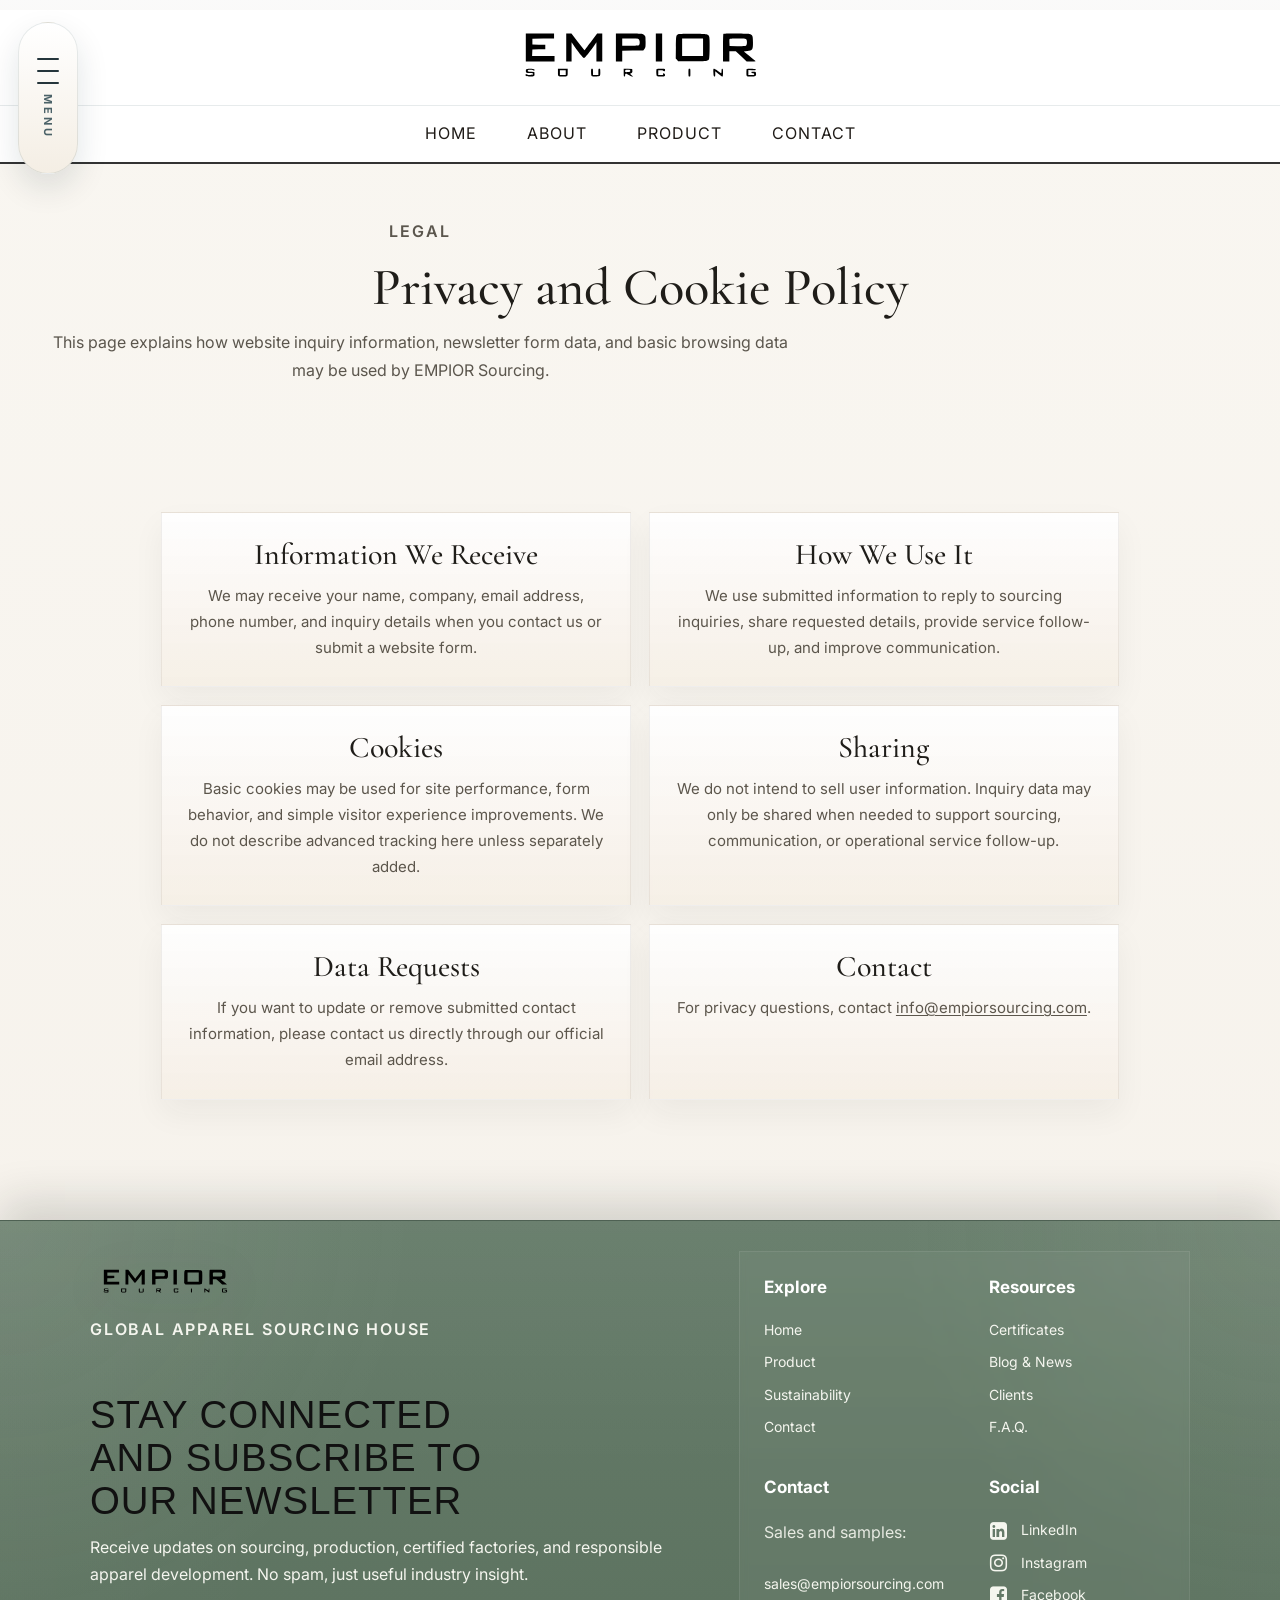
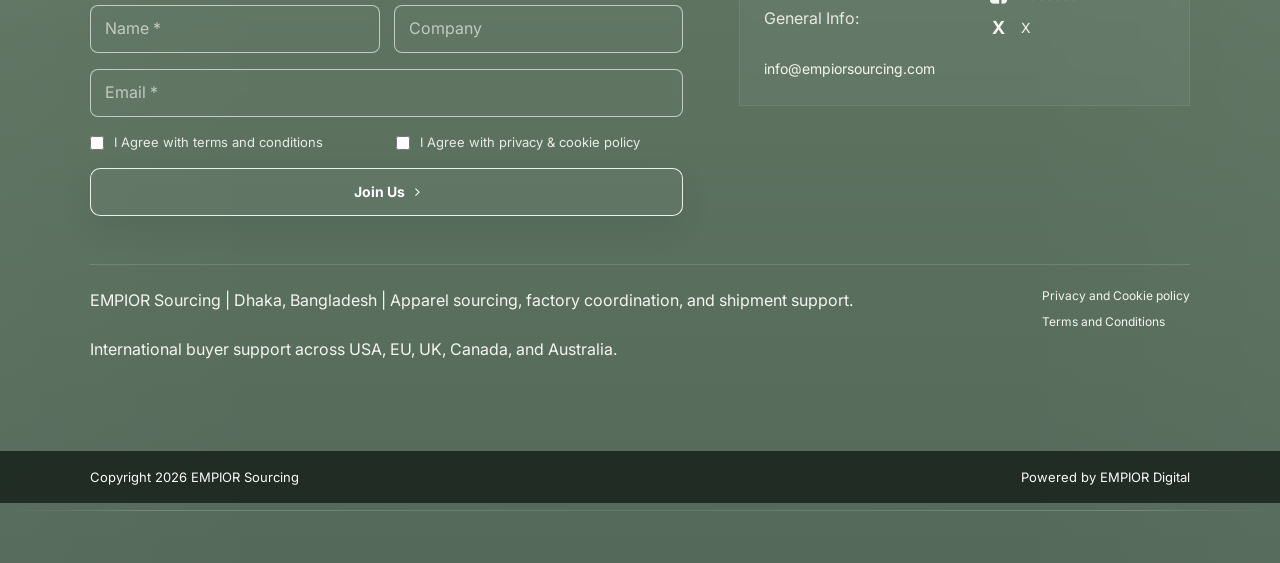
<file: privacy.html>
<!doctype html>
<html lang="en">
<head>
  <meta charset="utf-8" />
  <meta name="viewport" content="width=device-width, initial-scale=1" />
  <title>EMPIOR Sourcing - Privacy and Cookie Policy</title>
  <meta
    name="description"
    content="Read the EMPIOR Sourcing privacy and cookie policy for website inquiries, contact details, and newsletter form usage."
  />
  <link rel="stylesheet" href="style.css" />
  <link rel="preconnect" href="https://fonts.googleapis.com" />
  <link
    href="https://fonts.googleapis.com/css2?family=Baloo+Da+2:wght@400;500;600&family=Cormorant+Garamond:wght@400;500;600&family=Inter:wght@400;500;600;700;800&family=Playfair+Display:wght@500;600;700&display=swap"
    rel="stylesheet"
  />
  <link rel="stylesheet" href="https://cdnjs.cloudflare.com/ajax/libs/font-awesome/4.7.0/css/font-awesome.min.css" />
</head>
<body class="site-page legal-page">
  <header class="main-header">
    <div class="top-header">
      <div class="menu-icon left-menu">
        <button class="menu-trigger" type="button" aria-label="Open site menu" aria-expanded="false" aria-controls="leftMenuDropdown">
          <span></span>
          <span></span>
          <span></span>
        </button>
        <div class="left-menu-dropdown" id="leftMenuDropdown" role="menu" aria-hidden="true">
          <div class="side-menu-shell">
            <div class="side-menu-header">
              <div class="side-menu-brand">
                <img src="images/Empior-Logo-3.svg" alt="EMPIOR Sourcing logo" class="side-menu-logo" />
                <div class="side-menu-brand-copy">
                  <p class="side-menu-title">EMPIOR</p>
                  <p class="side-menu-subtitle">Sourcing</p>
                </div>
              </div>
              <button class="side-menu-close" type="button" aria-label="Close site menu">&times;</button>
            </div>
            <div class="side-menu-body">
              <div class="side-menu-section">
                <p class="side-menu-section-label">Core</p>
                <div class="side-menu-items">
                  <a href="index.html" role="menuitem">Home</a>
                  <a href="about.html" role="menuitem">About</a>
                  <a href="services.html" role="menuitem">Services</a>
                  <a href="products.html" role="menuitem">Product</a>
                </div>
              </div>
              <div class="side-menu-section">
                <p class="side-menu-section-label">Operations</p>
                <div class="side-menu-items">
                  <a href="factories.html" role="menuitem">Factories</a>
                  <a href="process.html" role="menuitem">Process</a>
                  <a href="quality.html" role="menuitem">Quality</a>
                  <a href="sustainability.html" role="menuitem">Sustainability</a>
                </div>
              </div>
              <div class="side-menu-section">
                <p class="side-menu-section-label">Insights</p>
                <div class="side-menu-items">
                  <a href="certificates.html" role="menuitem">Certificates</a>
                  <a href="clients.html" role="menuitem">Clients</a>
                  <a href="resources.html" role="menuitem">Blog &amp; Articles</a>
                  <a href="contact.html" role="menuitem">Contact</a>
                </div>
              </div>
            </div>
          </div>
        </div>
      </div>
      <div class="logo">
        <img src="images/Empior-Logo-3.svg" alt="EMPIOR Sourcing logo" class="logo-image" />
      </div>
    </div>
    <nav class="main-nav" aria-label="Primary navigation">
      <a href="index.html">Home</a>
      <a href="about.html">About</a>
      <a href="products.html">Product</a>
      <a href="contact.html">Contact</a>
    </nav>
  </header>

  <div class="menu-overlay" aria-hidden="true"></div>

  <main class="legal-main">
    <section class="legal-hero">
      <p class="section-kicker">Legal</p>
      <h1>Privacy and Cookie Policy</h1>
      <p>
        This page explains how website inquiry information, newsletter form data, and basic browsing data may be used by EMPIOR Sourcing.
      </p>
    </section>

    <section class="legal-content">
      <article class="legal-card">
        <h2>Information We Receive</h2>
        <p>We may receive your name, company, email address, phone number, and inquiry details when you contact us or submit a website form.</p>
      </article>
      <article class="legal-card">
        <h2>How We Use It</h2>
        <p>We use submitted information to reply to sourcing inquiries, share requested details, provide service follow-up, and improve communication.</p>
      </article>
      <article class="legal-card">
        <h2>Cookies</h2>
        <p>Basic cookies may be used for site performance, form behavior, and simple visitor experience improvements. We do not describe advanced tracking here unless separately added.</p>
      </article>
      <article class="legal-card">
        <h2>Sharing</h2>
        <p>We do not intend to sell user information. Inquiry data may only be shared when needed to support sourcing, communication, or operational service follow-up.</p>
      </article>
      <article class="legal-card">
        <h2>Data Requests</h2>
        <p>If you want to update or remove submitted contact information, please contact us directly through our official email address.</p>
      </article>
      <article class="legal-card">
        <h2>Contact</h2>
        <p>For privacy questions, contact <a href="mailto:info@empiorsourcing.com">info@empiorsourcing.com</a>.</p>
      </article>
    </section>
  </main>

  <footer class="footer">
    <div class="container footer-shell">
      <div class="footer-newsletter">
        <div class="footer-brand-lockup">
          <img src="images/Empior-Logo-3.svg" alt="EMPIOR Sourcing logo" class="footer-brand-image" />
          <p class="footer-brand-caption">Global Apparel Sourcing House</p>
        </div>
        <h2 class="footer-newsletter-title">Stay connected and subscribe to our newsletter</h2>
        <p class="footer-newsletter-copy">
          Receive updates on sourcing, production, certified factories, and responsible apparel development. No spam, just useful industry insight.
        </p>
        <form class="footer-newsletter-form">
          <div class="footer-newsletter-grid">
            <input type="text" name="name" placeholder="Name *" aria-label="Name" />
            <input type="text" name="company" placeholder="Company" aria-label="Company" />
          </div>
          <input type="email" name="email" placeholder="Email *" aria-label="Email" />
          <div class="footer-consent-row">
            <label class="footer-check">
              <input type="checkbox" name="terms" />
              <span>I Agree with <a href="terms.html">terms and conditions</a></span>
            </label>
            <label class="footer-check">
              <input type="checkbox" name="privacy" />
              <span>I Agree with <a href="privacy.html">privacy &amp; cookie policy</a></span>
            </label>
          </div>
          <button type="submit" class="footer-join-btn">Join Us <i class="fa fa-angle-right" aria-hidden="true"></i></button>
        </form>
      </div>
      <div class="footer-links-panel">
        <div class="footer-link-columns">
          <div class="footer-link-group">
            <h4 class="footer-title">Explore</h4>
            <a class="footer-link" href="index.html">Home</a>
            <a class="footer-link" href="products.html">Product</a>
            <a class="footer-link" href="sustainability.html">Sustainability</a>
            <a class="footer-link" href="contact.html">Contact</a>
          </div>
          <div class="footer-link-group">
            <h4 class="footer-title">Resources</h4>
            <a class="footer-link" href="certificates.html">Certificates</a>
            <a class="footer-link" href="resources.html">Blog &amp; News</a>
            <a class="footer-link" href="clients.html">Clients</a>
            <a class="footer-link" href="contact.html">F.A.Q.</a>
          </div>
          <div class="footer-link-group">
            <h4 class="footer-title">Contact</h4>
            <p class="footer-contact-line">Sales and samples:</p>
            <a class="footer-link" href="mailto:sales@empiorsourcing.com">sales@empiorsourcing.com</a>
            <p class="footer-contact-line">General Info:</p>
            <a class="footer-link" href="mailto:info@empiorsourcing.com">info@empiorsourcing.com</a>
          </div>
          <div class="footer-link-group">
            <h4 class="footer-title">Social</h4>
            <a class="footer-social-row" href="https://linkedin.com" aria-label="LinkedIn"><i class="fa fa-linkedin-square" aria-hidden="true"></i><span>LinkedIn</span></a>
            <a class="footer-social-row" href="https://instagram.com" aria-label="Instagram"><i class="fa fa-instagram" aria-hidden="true"></i><span>Instagram</span></a>
            <a class="footer-social-row" href="https://facebook.com" aria-label="Facebook"><i class="fa fa-facebook-square" aria-hidden="true"></i><span>Facebook</span></a>
            <a class="footer-social-row" href="https://x.com" aria-label="X"><span class="footer-social-x">X</span><span>X</span></a>
          </div>
        </div>
      </div>
    </div>
    <div class="container footer-legal-row">
      <div class="footer-legal-copy">
        <p>EMPIOR Sourcing | Dhaka, Bangladesh | Apparel sourcing, factory coordination, and shipment support.</p>
        <p>International buyer support across USA, EU, UK, Canada, and Australia.</p>
      </div>
      <div class="footer-legal-links">
        <a href="privacy.html">Privacy and Cookie policy</a>
        <a href="terms.html">Terms and Conditions</a>
      </div>
    </div>
    <div class="footer-bottom-bar">
      <div class="container footer-bottom-inner">
        <span>Copyright 2026 EMPIOR Sourcing</span>
        <span>Powered by EMPIOR Digital</span>
      </div>
    </div>
  </footer>

  <script>
    function initMenu() {
      const menuTrigger = document.querySelector(".menu-trigger");
      const menuDropdown = document.querySelector(".left-menu-dropdown");
      const menuOverlay = document.querySelector(".menu-overlay");
      const menuClose = document.querySelector(".side-menu-close");
      const menuBody = menuDropdown?.querySelector(".side-menu-body");
      if (!menuTrigger || !menuDropdown) return;
      if (menuDropdown.parentElement !== document.body) {
        document.body.appendChild(menuDropdown);
      }
      const scrollRegion = menuBody || menuDropdown;
      const openMenu = () => {
        menuDropdown.classList.add("open");
        scrollRegion.scrollTop = 0;
        document.body.classList.add("menu-open");
        menuTrigger.setAttribute("aria-expanded", "true");
        menuDropdown.setAttribute("aria-hidden", "false");
        if (menuOverlay) {
          menuOverlay.classList.add("show");
          menuOverlay.setAttribute("aria-hidden", "false");
        }
      };
      const closeMenu = () => {
        menuDropdown.classList.remove("open");
        document.body.classList.remove("menu-open");
        menuTrigger.setAttribute("aria-expanded", "false");
        menuDropdown.setAttribute("aria-hidden", "true");
        if (menuOverlay) {
          menuOverlay.classList.remove("show");
          menuOverlay.setAttribute("aria-hidden", "true");
        }
      };
      menuTrigger.addEventListener("click", (event) => {
        event.stopPropagation();
        menuDropdown.classList.contains("open") ? closeMenu() : openMenu();
      });
      if (menuClose) menuClose.addEventListener("click", closeMenu);
      if (menuOverlay) menuOverlay.addEventListener("click", closeMenu);
      document.addEventListener("keydown", (event) => {
        if (event.key === "Escape") closeMenu();
      });
      closeMenu();
    }
    initMenu();
  </script>
</body>
</html>
</file>
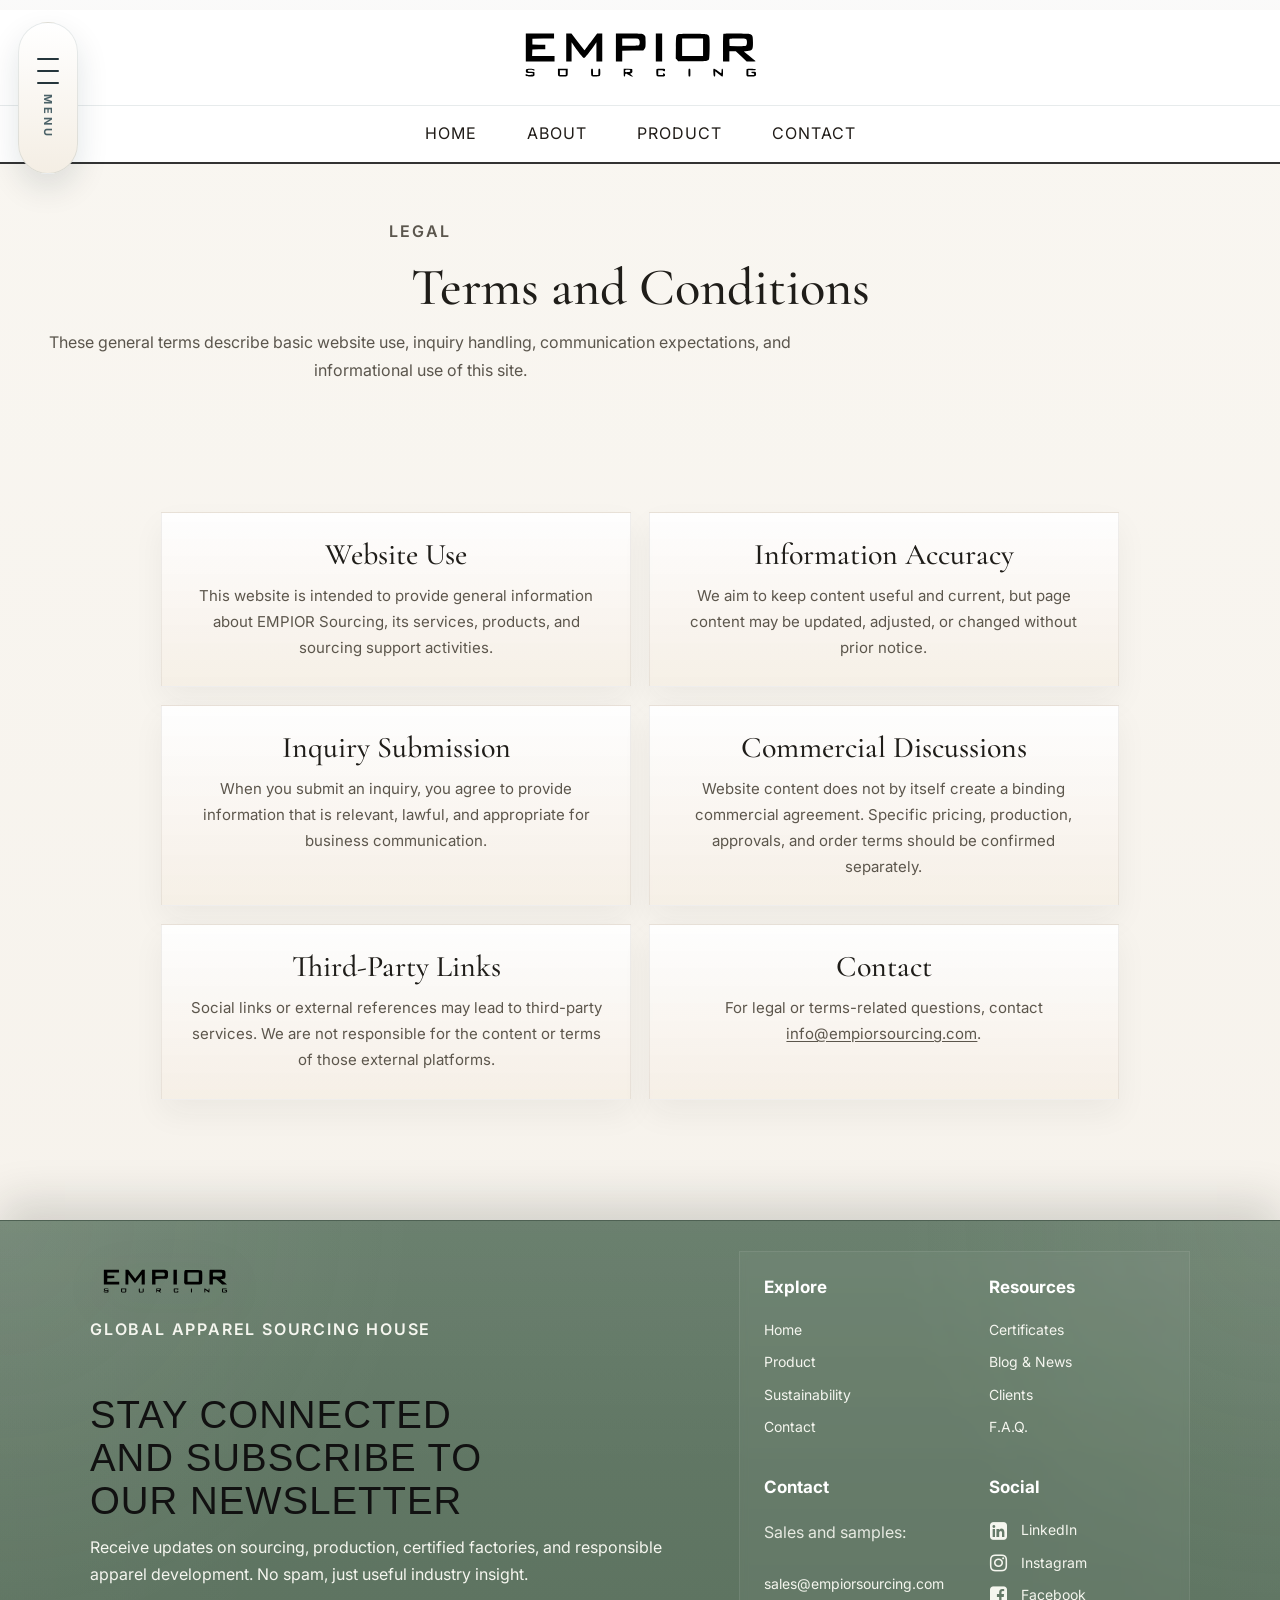
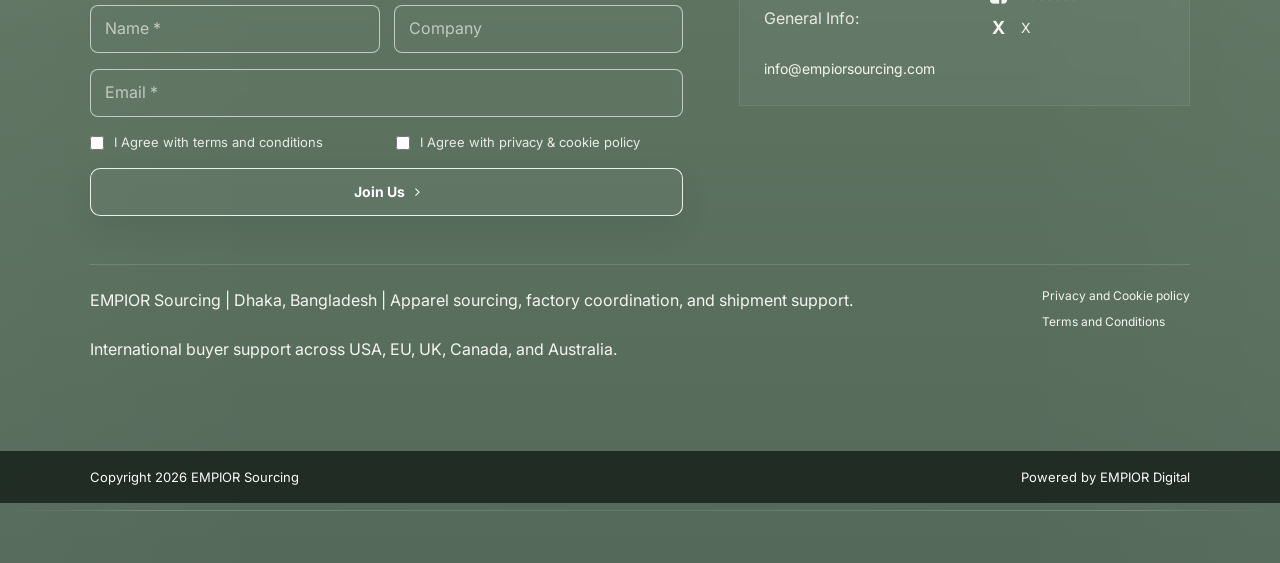
<file: terms.html>
<!doctype html>
<html lang="en">
<head>
  <meta charset="utf-8" />
  <meta name="viewport" content="width=device-width, initial-scale=1" />
  <title>EMPIOR Sourcing - Terms and Conditions</title>
  <meta
    name="description"
    content="Read the EMPIOR Sourcing terms and conditions for website use, inquiries, communication, and general service expectations."
  />
  <link rel="stylesheet" href="style.css" />
  <link rel="preconnect" href="https://fonts.googleapis.com" />
  <link
    href="https://fonts.googleapis.com/css2?family=Baloo+Da+2:wght@400;500;600&family=Cormorant+Garamond:wght@400;500;600&family=Inter:wght@400;500;600;700;800&family=Playfair+Display:wght@500;600;700&display=swap"
    rel="stylesheet"
  />
  <link rel="stylesheet" href="https://cdnjs.cloudflare.com/ajax/libs/font-awesome/4.7.0/css/font-awesome.min.css" />
</head>
<body class="site-page legal-page">
  <header class="main-header">
    <div class="top-header">
      <div class="menu-icon left-menu">
        <button class="menu-trigger" type="button" aria-label="Open site menu" aria-expanded="false" aria-controls="leftMenuDropdown">
          <span></span>
          <span></span>
          <span></span>
        </button>
        <div class="left-menu-dropdown" id="leftMenuDropdown" role="menu" aria-hidden="true">
          <div class="side-menu-shell">
            <div class="side-menu-header">
              <div class="side-menu-brand">
                <img src="images/Empior-Logo-3.svg" alt="EMPIOR Sourcing logo" class="side-menu-logo" />
                <div class="side-menu-brand-copy">
                  <p class="side-menu-title">EMPIOR</p>
                  <p class="side-menu-subtitle">Sourcing</p>
                </div>
              </div>
              <button class="side-menu-close" type="button" aria-label="Close site menu">&times;</button>
            </div>
            <div class="side-menu-body">
              <div class="side-menu-section">
                <p class="side-menu-section-label">Core</p>
                <div class="side-menu-items">
                  <a href="index.html" role="menuitem">Home</a>
                  <a href="about.html" role="menuitem">About</a>
                  <a href="services.html" role="menuitem">Services</a>
                  <a href="products.html" role="menuitem">Product</a>
                </div>
              </div>
              <div class="side-menu-section">
                <p class="side-menu-section-label">Operations</p>
                <div class="side-menu-items">
                  <a href="factories.html" role="menuitem">Factories</a>
                  <a href="process.html" role="menuitem">Process</a>
                  <a href="quality.html" role="menuitem">Quality</a>
                  <a href="sustainability.html" role="menuitem">Sustainability</a>
                </div>
              </div>
              <div class="side-menu-section">
                <p class="side-menu-section-label">Insights</p>
                <div class="side-menu-items">
                  <a href="certificates.html" role="menuitem">Certificates</a>
                  <a href="clients.html" role="menuitem">Clients</a>
                  <a href="resources.html" role="menuitem">Blog &amp; Articles</a>
                  <a href="contact.html" role="menuitem">Contact</a>
                </div>
              </div>
            </div>
          </div>
        </div>
      </div>
      <div class="logo">
        <img src="images/Empior-Logo-3.svg" alt="EMPIOR Sourcing logo" class="logo-image" />
      </div>
    </div>
    <nav class="main-nav" aria-label="Primary navigation">
      <a href="index.html">Home</a>
      <a href="about.html">About</a>
      <a href="products.html">Product</a>
      <a href="contact.html">Contact</a>
    </nav>
  </header>

  <div class="menu-overlay" aria-hidden="true"></div>

  <main class="legal-main">
    <section class="legal-hero">
      <p class="section-kicker">Legal</p>
      <h1>Terms and Conditions</h1>
      <p>
        These general terms describe basic website use, inquiry handling, communication expectations, and informational use of this site.
      </p>
    </section>

    <section class="legal-content">
      <article class="legal-card">
        <h2>Website Use</h2>
        <p>This website is intended to provide general information about EMPIOR Sourcing, its services, products, and sourcing support activities.</p>
      </article>
      <article class="legal-card">
        <h2>Information Accuracy</h2>
        <p>We aim to keep content useful and current, but page content may be updated, adjusted, or changed without prior notice.</p>
      </article>
      <article class="legal-card">
        <h2>Inquiry Submission</h2>
        <p>When you submit an inquiry, you agree to provide information that is relevant, lawful, and appropriate for business communication.</p>
      </article>
      <article class="legal-card">
        <h2>Commercial Discussions</h2>
        <p>Website content does not by itself create a binding commercial agreement. Specific pricing, production, approvals, and order terms should be confirmed separately.</p>
      </article>
      <article class="legal-card">
        <h2>Third-Party Links</h2>
        <p>Social links or external references may lead to third-party services. We are not responsible for the content or terms of those external platforms.</p>
      </article>
      <article class="legal-card">
        <h2>Contact</h2>
        <p>For legal or terms-related questions, contact <a href="mailto:info@empiorsourcing.com">info@empiorsourcing.com</a>.</p>
      </article>
    </section>
  </main>

  <footer class="footer">
    <div class="container footer-shell">
      <div class="footer-newsletter">
        <div class="footer-brand-lockup">
          <img src="images/Empior-Logo-3.svg" alt="EMPIOR Sourcing logo" class="footer-brand-image" />
          <p class="footer-brand-caption">Global Apparel Sourcing House</p>
        </div>
        <h2 class="footer-newsletter-title">Stay connected and subscribe to our newsletter</h2>
        <p class="footer-newsletter-copy">
          Receive updates on sourcing, production, certified factories, and responsible apparel development. No spam, just useful industry insight.
        </p>
        <form class="footer-newsletter-form">
          <div class="footer-newsletter-grid">
            <input type="text" name="name" placeholder="Name *" aria-label="Name" />
            <input type="text" name="company" placeholder="Company" aria-label="Company" />
          </div>
          <input type="email" name="email" placeholder="Email *" aria-label="Email" />
          <div class="footer-consent-row">
            <label class="footer-check">
              <input type="checkbox" name="terms" />
              <span>I Agree with <a href="terms.html">terms and conditions</a></span>
            </label>
            <label class="footer-check">
              <input type="checkbox" name="privacy" />
              <span>I Agree with <a href="privacy.html">privacy &amp; cookie policy</a></span>
            </label>
          </div>
          <button type="submit" class="footer-join-btn">Join Us <i class="fa fa-angle-right" aria-hidden="true"></i></button>
        </form>
      </div>
      <div class="footer-links-panel">
        <div class="footer-link-columns">
          <div class="footer-link-group">
            <h4 class="footer-title">Explore</h4>
            <a class="footer-link" href="index.html">Home</a>
            <a class="footer-link" href="products.html">Product</a>
            <a class="footer-link" href="sustainability.html">Sustainability</a>
            <a class="footer-link" href="contact.html">Contact</a>
          </div>
          <div class="footer-link-group">
            <h4 class="footer-title">Resources</h4>
            <a class="footer-link" href="certificates.html">Certificates</a>
            <a class="footer-link" href="resources.html">Blog &amp; News</a>
            <a class="footer-link" href="clients.html">Clients</a>
            <a class="footer-link" href="contact.html">F.A.Q.</a>
          </div>
          <div class="footer-link-group">
            <h4 class="footer-title">Contact</h4>
            <p class="footer-contact-line">Sales and samples:</p>
            <a class="footer-link" href="mailto:sales@empiorsourcing.com">sales@empiorsourcing.com</a>
            <p class="footer-contact-line">General Info:</p>
            <a class="footer-link" href="mailto:info@empiorsourcing.com">info@empiorsourcing.com</a>
          </div>
          <div class="footer-link-group">
            <h4 class="footer-title">Social</h4>
            <a class="footer-social-row" href="https://linkedin.com" aria-label="LinkedIn"><i class="fa fa-linkedin-square" aria-hidden="true"></i><span>LinkedIn</span></a>
            <a class="footer-social-row" href="https://instagram.com" aria-label="Instagram"><i class="fa fa-instagram" aria-hidden="true"></i><span>Instagram</span></a>
            <a class="footer-social-row" href="https://facebook.com" aria-label="Facebook"><i class="fa fa-facebook-square" aria-hidden="true"></i><span>Facebook</span></a>
            <a class="footer-social-row" href="https://x.com" aria-label="X"><span class="footer-social-x">X</span><span>X</span></a>
          </div>
        </div>
      </div>
    </div>
    <div class="container footer-legal-row">
      <div class="footer-legal-copy">
        <p>EMPIOR Sourcing | Dhaka, Bangladesh | Apparel sourcing, factory coordination, and shipment support.</p>
        <p>International buyer support across USA, EU, UK, Canada, and Australia.</p>
      </div>
      <div class="footer-legal-links">
        <a href="privacy.html">Privacy and Cookie policy</a>
        <a href="terms.html">Terms and Conditions</a>
      </div>
    </div>
    <div class="footer-bottom-bar">
      <div class="container footer-bottom-inner">
        <span>Copyright 2026 EMPIOR Sourcing</span>
        <span>Powered by EMPIOR Digital</span>
      </div>
    </div>
  </footer>

  <script>
    function initMenu() {
      const menuTrigger = document.querySelector(".menu-trigger");
      const menuDropdown = document.querySelector(".left-menu-dropdown");
      const menuOverlay = document.querySelector(".menu-overlay");
      const menuClose = document.querySelector(".side-menu-close");
      const menuBody = menuDropdown?.querySelector(".side-menu-body");
      if (!menuTrigger || !menuDropdown) return;
      if (menuDropdown.parentElement !== document.body) {
        document.body.appendChild(menuDropdown);
      }
      const scrollRegion = menuBody || menuDropdown;
      const openMenu = () => {
        menuDropdown.classList.add("open");
        scrollRegion.scrollTop = 0;
        document.body.classList.add("menu-open");
        menuTrigger.setAttribute("aria-expanded", "true");
        menuDropdown.setAttribute("aria-hidden", "false");
        if (menuOverlay) {
          menuOverlay.classList.add("show");
          menuOverlay.setAttribute("aria-hidden", "false");
        }
      };
      const closeMenu = () => {
        menuDropdown.classList.remove("open");
        document.body.classList.remove("menu-open");
        menuTrigger.setAttribute("aria-expanded", "false");
        menuDropdown.setAttribute("aria-hidden", "true");
        if (menuOverlay) {
          menuOverlay.classList.remove("show");
          menuOverlay.setAttribute("aria-hidden", "true");
        }
      };
      menuTrigger.addEventListener("click", (event) => {
        event.stopPropagation();
        menuDropdown.classList.contains("open") ? closeMenu() : openMenu();
      });
      if (menuClose) menuClose.addEventListener("click", closeMenu);
      if (menuOverlay) menuOverlay.addEventListener("click", closeMenu);
      document.addEventListener("keydown", (event) => {
        if (event.key === "Escape") closeMenu();
      });
      closeMenu();
    }
    initMenu();
  </script>
</body>
</html>
</file>
<file: style.css>
/* GLOBAL RESET */

*{
margin:0;
padding:0;
box-sizing:border-box;
font-family:"Inter",sans-serif;
}


/* COLOR VARIABLES */

:root{
--emerald:#0D7377;
--navy:#1B3A4B;
--sand:#E8D5B7;
--amber:#D4A373;
--paper:#FAFAFA;
--sage:#A8C686;
--terracotta:#C75B39;
--teal:#145A5A;

--primary-dark:var(--navy);
--primary-bg:#F8F5EF;
--primary-accent:var(--emerald);
--secondary-text:#4E5F67;

--success:#059669;
--warning:#D97706;
--error:#DC2626;

--sustainability:var(--sage);
--premium:var(--amber);
--deep-dark:#102733;

--font-display:"Playfair Display", serif;
--font-serif:"Cormorant Garamond", serif;
--font-body:"Inter", sans-serif;
--font-bangla:"Baloo Da 2", cursive;
--radius-card:18px;
--shadow-soft:0 12px 30px rgba(27,58,75,0.08);
--shadow-lift:0 18px 40px rgba(27,58,75,0.14);

}


/* BODY */

body{
background:var(--primary-bg);
color:var(--secondary-text);
line-height:1.6;
font-family:var(--font-body);
}

body.page-intro-active{
overflow:hidden;
background:#050508;
}

body.menu-open{
overflow:hidden;
}

.page-intro{
position:fixed;
inset:0;
display:flex;
justify-content:center;
align-items:center;
background:radial-gradient(ellipse at center, #0a0e27 0%, #000000 100%);
overflow:hidden;
z-index:9999;
transition:opacity 0.8s ease-out, visibility 0.8s ease-out;
cursor:pointer;
}

.page-intro.hidden{
opacity:0;
visibility:hidden;
pointer-events:none;
}

.page-intro-status{
position:absolute;
bottom:80px;
left:50%;
transform:translateX(-50%);
color:#64c8ff;
font-size:0.75rem;
letter-spacing:0.4em;
text-transform:uppercase;
opacity:0;
animation:pageIntroFade 1s ease-out 0.5s forwards;
text-align:center;
padding:0 20px;
}

.page-intro-scene{
position:relative;
width:min(800px, 94vw);
height:min(600px, 72vh);
}

.page-intro-map{
position:absolute;
inset:0;
}

.page-intro-continent{
position:absolute;
opacity:0;
animation:pageIntroDotsIn 1s ease-out forwards;
}

.page-intro-continent.na{
top:15%;
left:10%;
animation-delay:0.2s;
}

.page-intro-continent.sa{
top:45%;
left:25%;
animation-delay:0.4s;
}

.page-intro-continent.eu{
top:20%;
left:45%;
animation-delay:0.3s;
}

.page-intro-continent.af{
top:40%;
left:45%;
animation-delay:0.5s;
}

.page-intro-continent.as{
top:25%;
left:60%;
animation-delay:0.1s;
}

.page-intro-continent.au{
top:60%;
left:75%;
animation-delay:0.6s;
}

.page-intro-dot-grid{
display:grid;
grid-template-columns:repeat(5, 8px);
gap:12px;
}

.page-intro-dot-grid.compact{
grid-template-columns:repeat(5, 8px);
}

.page-intro-map-dot{
width:6px;
height:6px;
background:rgba(100, 200, 255, 0.3);
border-radius:50%;
box-shadow:0 0 10px rgba(100, 200, 255, 0.2);
}

.page-intro-map-dot.active{
background:#64c8ff;
box-shadow:0 0 20px #64c8ff;
animation:pageIntroPulse 2s ease-in-out infinite;
}

.page-intro-connections{
position:absolute;
top:50%;
left:50%;
width:100%;
height:100%;
transform:translate(-50%, -50%);
pointer-events:none;
}

.page-intro-line{
position:absolute;
height:2px;
background:linear-gradient(90deg, transparent, #64c8ff, transparent);
opacity:0;
transform-origin:left center;
box-shadow:0 0 10px #64c8ff;
}

.page-intro-line.line-1{
top:25%;
left:15%;
width:300px;
transform:rotate(15deg);
animation:pageIntroDrawLine 1.5s ease-out 1s forwards;
}

.page-intro-line.line-2{
top:35%;
left:50%;
width:200px;
transform:rotate(-20deg);
animation:pageIntroDrawLine 1.5s ease-out 1.3s forwards;
}

.page-intro-line.line-3{
top:50%;
left:30%;
width:350px;
transform:rotate(10deg);
animation:pageIntroDrawLine 1.5s ease-out 1.6s forwards;
}

.page-intro-line.line-4{
top:40%;
left:65%;
width:150px;
transform:rotate(30deg);
animation:pageIntroDrawLine 1.5s ease-out 1.9s forwards;
}

.page-intro-node{
position:absolute;
width:12px;
height:12px;
background:#64c8ff;
border-radius:50%;
box-shadow:0 0 30px #64c8ff;
opacity:0;
transform:scale(0);
}

.page-intro-node::after{
content:"";
position:absolute;
top:50%;
left:50%;
width:30px;
height:30px;
border:1px solid rgba(100, 200, 255, 0.5);
border-radius:50%;
transform:translate(-50%, -50%);
animation:pageIntroRipple 2s ease-out infinite;
}

.page-intro-node.node-1{
top:28%;
left:20%;
animation:pageIntroNodeIn 0.5s ease-out 1.2s forwards;
}

.page-intro-node.node-2{
top:32%;
left:55%;
animation:pageIntroNodeIn 0.5s ease-out 1.5s forwards;
}

.page-intro-node.node-3{
top:55%;
left:40%;
animation:pageIntroNodeIn 0.5s ease-out 1.8s forwards;
}

.page-intro-node.node-4{
top:45%;
left:70%;
animation:pageIntroNodeIn 0.5s ease-out 2.1s forwards;
}

.page-intro-packet{
position:absolute;
width:8px;
height:8px;
background:#ffffff;
border-radius:50%;
box-shadow:0 0 15px #ffffff;
opacity:0;
}

.page-intro-packet.packet-1{
top:26%;
left:15%;
animation:pageIntroMovePacket1 2s linear 1.5s infinite;
}

.page-intro-packet.packet-2{
top:34%;
left:50%;
animation:pageIntroMovePacket2 2s linear 1.8s infinite;
}

.page-intro-packet.packet-3{
top:52%;
left:30%;
animation:pageIntroMovePacket3 2s linear 2.1s infinite;
}

.page-intro-logo-reveal{
position:absolute;
top:50%;
left:50%;
transform:translate(-50%, -50%);
opacity:0;
animation:pageIntroLogoAppear 1.5s cubic-bezier(0.16, 1, 0.3, 1) 2.5s forwards;
}

.page-intro-logo-reveal img{
width:min(400px, 62vw);
filter:brightness(0) invert(1) drop-shadow(0 0 40px rgba(100, 200, 255, 0.5));
}

.page-intro-ring{
position:absolute;
top:50%;
left:50%;
width:min(500px, 74vw);
height:min(500px, 74vw);
border:1px solid rgba(100, 200, 255, 0.2);
border-radius:50%;
transform:translate(-50%, -50%);
opacity:0;
animation:pageIntroRingExpand 2s ease-out 2.5s forwards;
}

@keyframes pageIntroDotsIn{
0%{ opacity:0; transform:scale(0); }
100%{ opacity:1; transform:scale(1); }
}

@keyframes pageIntroPulse{
0%, 100%{ transform:scale(1); opacity:1; }
50%{ transform:scale(1.3); opacity:0.7; }
}

@keyframes pageIntroDrawLine{
0%{ opacity:0; width:0; }
50%{ opacity:1; }
100%{ opacity:0.6; width:100%; }
}

@keyframes pageIntroRipple{
0%{ transform:translate(-50%, -50%) scale(0.5); opacity:1; }
100%{ transform:translate(-50%, -50%) scale(2); opacity:0; }
}

@keyframes pageIntroNodeIn{
0%{ opacity:0; transform:scale(0); }
50%{ opacity:1; transform:scale(1.5); }
100%{ opacity:1; transform:scale(1); }
}

@keyframes pageIntroMovePacket1{
0%{ opacity:0; left:15%; }
10%{ opacity:1; }
90%{ opacity:1; }
100%{ opacity:0; left:45%; }
}

@keyframes pageIntroMovePacket2{
0%{ opacity:0; left:50%; }
10%{ opacity:1; }
90%{ opacity:1; }
100%{ opacity:0; left:70%; }
}

@keyframes pageIntroMovePacket3{
0%{ opacity:0; left:30%; }
10%{ opacity:1; }
90%{ opacity:1; }
100%{ opacity:0; left:65%; }
}

@keyframes pageIntroLogoAppear{
0%{
opacity:0;
transform:translate(-50%, -50%) scale(0.5);
filter:brightness(0) invert(1) blur(20px);
}
100%{
opacity:1;
transform:translate(-50%, -50%) scale(1);
filter:brightness(0) invert(1) blur(0);
}
}

@keyframes pageIntroRingExpand{
0%{ opacity:0; transform:translate(-50%, -50%) scale(0.5); }
100%{ opacity:1; transform:translate(-50%, -50%) scale(1); }
}

@keyframes pageIntroFade{
to{ opacity:1; }
}

.topbar {
  padding: 12px 0 8px;
  font-size: 12px;
  color: var(--primary-dark);
  text-transform: uppercase;
  letter-spacing: 2px;
  border-bottom: 1px solid rgba(27,58,75,0.1);
  background: linear-gradient(90deg, rgba(250,250,250,0.92) 0%, rgba(232,213,183,0.32) 100%);
}

/* HEADER */

.main-header{
background:linear-gradient(180deg, rgba(250,250,250,0.96) 0%, rgba(248,245,239,0.98) 100%);
padding-top:10px;
text-align:center;
margin-bottom:0;
padding-bottom:0;
position:relative;
z-index:5100;
}


/* TOP HEADER */

.top-header{
display:flex;
justify-content:center;
align-items:center;
position:relative;
min-height:96px;
padding:0 clamp(64px,7vw,96px);
background:#ffffff;
border-bottom:1px solid rgba(27,58,75,0.1);
}


/* MENU ICON */

.menu-icon{
position:fixed;
left:18px;
top:22px;
transform:none;
z-index:5410;
}

.menu-trigger{
display:inline-flex;
flex-direction:column;
align-items:center;
justify-content:center;
gap:10px;
width:60px;
min-height:152px;
background:linear-gradient(180deg, #ffffff 0%, #f4eee4 100%);
border:1px solid rgba(27,58,75,0.1);
color:var(--primary-dark);
cursor:pointer;
padding:16px 0;
border-radius:999px;
box-shadow:0 14px 32px rgba(16,39,51,0.12);
transition:transform 0.2s ease, box-shadow 0.2s ease, border-color 0.2s ease, background 0.2s ease;
}

.menu-trigger:hover{
transform:translateY(-2px);
box-shadow:0 14px 30px rgba(16,39,51,0.12);
border-color:rgba(13,115,119,0.28);
background:linear-gradient(180deg, #ffffff 0%, #efe4d2 100%);
}

.menu-trigger span{
display:block;
width:22px;
height:2px;
margin:0;
background:#24353b;
border-radius:999px;
}

.menu-trigger::after{
content:"Menu";
font-size:11px;
font-weight:700;
letter-spacing:3px;
text-transform:uppercase;
writing-mode:vertical-rl;
text-orientation:mixed;
color:#4b6268;
}

.menu-trigger:focus-visible{
outline:2px solid var(--primary-accent);
outline-offset:2px;
}

.left-menu{
position:fixed;
left:18px;
top:22px;
transform:none;
z-index:5410;
}

.left-menu-dropdown{
position:fixed;
top:0;
left:0;
width:min(360px,90vw);
height:100vh;
display:flex;
flex-direction:column;
overflow:hidden;
touch-action:pan-y;
padding:0;
background:linear-gradient(180deg, #f6f1e8 0%, #ebe3d4 100%);
backdrop-filter:none;
border-right:1px solid rgba(27,58,75,0.08);
border-radius:0 28px 28px 0;
box-shadow:20px 0 48px rgba(16,39,51,0.18);
text-align:left;
opacity:0;
visibility:hidden;
pointer-events:none;
transform:translateX(-100%);
transition:transform 0.36s cubic-bezier(0.16, 1, 0.3, 1), opacity 0.3s ease, visibility 0.3s ease;
z-index:5400;
scrollbar-gutter:stable;
overscroll-behavior:contain;
-webkit-overflow-scrolling:touch;
}

.left-menu-dropdown::before{
content:none;
}

.left-menu-dropdown.open{
opacity:1;
visibility:visible;
pointer-events:auto;
transform:translateX(0);
}

.side-menu-shell{
height:100%;
min-height:100%;
display:flex;
flex-direction:column;
pointer-events:auto;
}

.side-menu-header{
display:flex;
align-items:center;
justify-content:space-between;
padding:24px 22px 18px;
background:linear-gradient(180deg, rgba(255,255,255,0.72) 0%, rgba(255,255,255,0.26) 100%);
border-bottom:1px solid rgba(27,58,75,0.08);
flex:0 0 auto;
}

.side-menu-brand{
display:flex;
align-items:center;
gap:14px;
min-width:0;
}

.side-menu-logo{
width:54px;
height:54px;
padding:10px;
background:#ffffff;
border-radius:18px;
box-shadow:0 10px 22px rgba(16,39,51,0.08);
object-fit:contain;
flex:0 0 auto;
}

.side-menu-brand-copy{
display:grid;
gap:3px;
min-width:0;
}

.side-menu-title,
.side-menu-subtitle{
margin:0;
line-height:1;
}

.side-menu-title{
font-family:var(--font-display);
font-size:24px;
letter-spacing:2px;
color:#17303a;
}

.side-menu-subtitle{
font-size:11px;
font-weight:700;
letter-spacing:3.2px;
text-transform:uppercase;
color:#6c7f82;
}

.side-menu-close{
display:inline-flex;
align-items:center;
justify-content:center;
width:42px;
height:42px;
border:none;
background:#17303a;
color:#ffffff;
font-size:28px;
line-height:1;
cursor:pointer;
border-radius:14px;
box-shadow:0 10px 20px rgba(16,39,51,0.16);
}

.side-menu-body{
flex:1 1 auto;
min-height:0;
overflow-y:auto;
overflow-x:hidden;
overscroll-behavior:contain;
-webkit-overflow-scrolling:touch;
padding:18px 18px 22px;
display:flex;
flex-direction:column;
gap:18px;
pointer-events:auto;
}

.side-menu-section{
display:grid;
gap:10px;
}

.side-menu-section-label{
margin:0;
padding:0 4px;
font-size:11px;
font-weight:700;
letter-spacing:2.2px;
text-transform:uppercase;
color:#7d8b8f;
}

.side-menu-items{
display:grid;
gap:10px;
}

.left-menu-dropdown a{
display:flex;
align-items:center;
min-height:52px;
width:100%;
padding:14px 18px;
text-decoration:none;
color:#24353b;
font-size:13px;
font-weight:600;
letter-spacing:1px;
text-transform:uppercase;
background:rgba(255,255,255,0.9);
border:1px solid rgba(27,58,75,0.08);
border-radius:14px;
box-shadow:0 8px 18px rgba(16,39,51,0.05);
transition:transform 0.2s ease, background 0.2s ease, color 0.2s ease, padding 0.2s ease, border-color 0.2s ease, box-shadow 0.2s ease;
position:relative;
z-index:1;
pointer-events:auto;
}

.left-menu-dropdown a:hover{
transform:translateX(4px);
background:rgba(232,213,183,0.36);
color:#102733;
padding-left:24px;
border-color:rgba(13,115,119,0.18);
box-shadow:inset 3px 0 0 rgba(13,115,119,0.9), 0 12px 24px rgba(16,39,51,0.08);
}

.left-menu-dropdown a.active{
background:linear-gradient(90deg, rgba(232,213,183,0.38) 0%, rgba(232,213,183,0.14) 100%);
color:#102733;
border-color:rgba(13,115,119,0.18);
box-shadow:inset 3px 0 0 rgba(13,115,119,0.9), 0 10px 20px rgba(16,39,51,0.06);
}

.left-menu-dropdown a:focus-visible{
outline:2px solid var(--primary-accent);
outline-offset:2px;
}

.side-menu-note{
margin-top:auto;
padding:16px 18px;
background:rgba(255,255,255,0.55);
border:1px solid rgba(27,58,75,0.08);
border-radius:18px;
box-shadow:0 10px 22px rgba(16,39,51,0.05);
}

.side-menu-note p{
margin:0;
font-size:13px;
line-height:1.6;
color:#4f5f64;
}

.left-menu-dropdown::-webkit-scrollbar{
width:8px;
}

.left-menu-dropdown::-webkit-scrollbar-thumb{
background:#CBD5E1;
border-radius:20px;
}

.side-menu-body::-webkit-scrollbar{
width:8px;
}

.side-menu-body::-webkit-scrollbar-thumb{
background:#CBD5E1;
border-radius:20px;
}

body.menu-open .menu-trigger{
pointer-events:none;
opacity:0;
}

/* LOGO */

.logo{
display:flex;
flex-direction:column;
align-items:center;
font-family:var(--font-display);
}

.logo-image{
width:clamp(180px, 24vw, 280px);
height:auto;
display:block;
}

.logo-top{
font-size:clamp(34px,4vw,42px);
font-weight:700;
letter-spacing:6px;
color:var(--primary-dark);
font-family:var(--font-display);
line-height:1;
}

.logo-bottom{
font-size:12px;
letter-spacing:10px;
color:#5C727A;
margin-top:6px;
font-family:var(--font-body);
font-weight:600;
text-transform:uppercase;
}

/* NAVIGATION */

.main-nav{
display:flex;
justify-content:center;
gap:0;
margin-bottom:0;
background:#ffffff;
border-bottom:2px solid #333333;
flex-wrap:wrap;
}

.main-nav a,
.main-nav-link{
text-decoration:none;
color:#333333;
font-size:14px;
font-weight:600;
letter-spacing:1px;
text-transform:uppercase;
padding:15px 25px;
transition:all 0.25s ease;
position:relative;
border:none;
background:transparent;
font:inherit;
cursor:pointer;
display:inline-flex;
align-items:center;
justify-content:center;
gap:8px;
}

.main-nav a:hover,
.main-nav-link:hover{
color:#000000;
background:#f9f9f9;
}

.main-nav a::after,
.main-nav-link::after{
content:"";
position:absolute;
left:0;
bottom:-2px;
width:100%;
height:3px;
background:#333333;
transform:scaleX(0);
transform-origin:left;
transition:transform 0.25s ease;
}

.main-nav a:hover::after,
.main-nav-link:hover::after{
transform:scaleX(1);
}

.main-nav a.active,
.main-nav-link.active{
background:#333333;
color:#ffffff;
}

.main-nav a.active::after,
.main-nav-link.active::after{
transform:scaleX(1);
background:#333333;
}

.main-nav-link:focus-visible{
outline:2px solid var(--primary-accent);
outline-offset:-2px;
}

.main-nav-item{
position:relative;
display:flex;
align-items:stretch;
}

.main-nav-item > a,
.main-nav-item > .main-nav-link{
height:100%;
display:inline-flex;
align-items:center;
}

.main-nav-item.has-submenu > .main-nav-link::before{
content:"";
order:2;
width:7px;
height:7px;
margin-top:-2px;
border-right:1.5px solid currentColor;
border-bottom:1.5px solid currentColor;
transform:rotate(45deg);
transition:transform 0.22s ease, opacity 0.22s ease;
opacity:0.72;
}

.main-nav-item.has-submenu:hover > .main-nav-link::before,
.main-nav-item.has-submenu:focus-within > .main-nav-link::before,
.main-nav-item.has-submenu.is-open > .main-nav-link::before{
transform:rotate(225deg);
margin-top:4px;
opacity:1;
}

.main-nav-submenu{
position:absolute;
top:100%;
left:0;
min-width:260px;
padding:10px;
background:linear-gradient(180deg, rgba(255,255,255,0.98) 0%, rgba(247,242,235,0.98) 100%);
border:1px solid rgba(27,58,75,0.1);
box-shadow:0 22px 42px rgba(16,39,51,0.12);
backdrop-filter:blur(10px);
opacity:0;
visibility:hidden;
transform:translateY(12px);
transition:opacity 0.2s ease, transform 0.2s ease, visibility 0.2s ease;
z-index:50;
border-radius:20px;
}

.main-nav-item:hover .main-nav-submenu,
.main-nav-item:focus-within .main-nav-submenu,
.main-nav-item.is-open .main-nav-submenu{
opacity:1;
visibility:visible;
transform:translateY(0);
}

.main-nav-submenu a{
display:block;
padding:12px 16px;
background:rgba(255,255,255,0.72);
color:#24353b;
white-space:nowrap;
border-radius:14px;
font-size:12px;
font-weight:700;
letter-spacing:1.1px;
text-transform:uppercase;
border:1px solid transparent;
transition:background 0.2s ease, color 0.2s ease, transform 0.2s ease, border-color 0.2s ease, box-shadow 0.2s ease;
}

.main-nav-submenu a:hover{
background:rgba(232,213,183,0.3);
color:#102733;
transform:translateX(3px);
border-color:rgba(13,115,119,0.16);
box-shadow:inset 3px 0 0 rgba(13,115,119,0.88);
}

.main-nav-submenu a::after{
display:none;
}

.main-nav-submenu-journal{
right:0;
left:auto;
min-width:280px;
}

.menu-overlay{
position:fixed;
inset:0;
background:
linear-gradient(180deg, rgba(16,39,51,0.18) 0%, rgba(16,39,51,0.28) 100%);
backdrop-filter:none;
opacity:0;
visibility:hidden;
pointer-events:none;
transition:opacity 0.3s ease, visibility 0.3s ease;
z-index:5390;
}

.menu-overlay.show{
opacity:1;
visibility:visible;
pointer-events:auto;
}

.video-section{
width:100%;
height:80vh;
margin:0;
padding:0 20px;
position:relative;
overflow:hidden;
border-radius:24px;
background:linear-gradient(135deg,rgba(255,255,255,0.74),rgba(15,139,141,0.22));
box-shadow:0 18px 42px rgba(16,39,51,0.14);
}

.video-section video{
width:100%;
height:100%;
object-fit:cover;
display:block;
border-radius:22px;
}

.video-section::before{
content:"";
position:absolute;
inset:8px;
border-radius:18px;
border:1px solid rgba(255,255,255,0.45);
pointer-events:none;
z-index:1;
}

.video-section::after{
content:"";
position:absolute;
inset:0;
background:linear-gradient(90deg,rgba(4,18,25,0.72) 0%,rgba(4,18,25,0.26) 55%,rgba(8,41,51,0.42) 100%);
pointer-events:none;
}

.video-overlay{
position:absolute;
left:clamp(24px,6vw,90px);
bottom:clamp(24px,8vh,72px);
max-width:min(680px,85%);
color:#ffffff;
z-index:2;
text-align:left;
}

.video-overlay h1{
font-size:clamp(28px,4.2vw,56px);
line-height:1.12;
letter-spacing:0.4px;
margin:0 0 14px;
color:#ffffff;
}

.video-overlay p{
font-size:clamp(14px,1.3vw,20px);
line-height:1.6;
margin:0 0 20px;
color:rgba(255,255,255,0.92);
max-width:620px;
}

.video-overlay-btn{
display:inline-block;
padding:12px 22px;
border-radius:999px;
background:var(--primary-accent);
border:1px solid rgba(255,255,255,0.35);
color:#ffffff;
text-decoration:none;
font-size:13px;
font-weight:700;
letter-spacing:1.2px;
text-transform:uppercase;
transition:background 0.2s ease, transform 0.2s ease;
}

.video-overlay-btn:hover{
background:#0B7778;
transform:translateY(-1px);
}

/* CERTIFICATION STRIP */

.cert-strip{
font-size:14px;
letter-spacing:2px;
color:var(--primary-dark);
margin-bottom:0;
overflow:hidden;
white-space:nowrap;
position:relative;
padding:10px 0;
border-top:1px solid rgba(11,31,42,0.08);
border-bottom:1px solid rgba(11,31,42,0.08);
}

.cert-strip-track{
display:flex;
width:max-content;
animation:footerTicker 22s linear infinite;
}

.cert-strip:hover .cert-strip-track{
animation-play-state:paused;
}

.cert-strip-group{
display:flex;
align-items:center;
gap:15px;
padding-right:28px;
flex:none;
}

.cert-strip-sep{
opacity:0.45;
}

/* VIDEO BACKGROUND */
.background-video{
position:absolute;
top:0;
left:0;
width:100%;
height:100%;
object-fit:cover;
z-index:-1;
} 



/* GENERAL SECTIONS */

section{
padding:80px 10%;
text-align:center;
}

/* SCROLL REVEAL */

.scroll-reveal{
opacity:0;
transform:translateY(28px);
transition:
opacity 0.85s ease,
transform 0.85s ease;
will-change:opacity, transform;
}

.scroll-reveal.is-visible{
opacity:1;
transform:translateY(0);
}

section h1{
font-size:36px;
margin-bottom:20px;
color:var(--primary-dark);
font-family:var(--font-display);
font-weight:600;
letter-spacing:-0.5px;
}

section p{
max-width:700px;
margin:auto;
margin-bottom:40px;
}


/* GRID ROW */

.row{
display:flex;
justify-content:center;
gap:30px;
flex-wrap:wrap;
}


.process-image{
width:100%;
height:160px;
object-fit:cover;
border-radius:10px;
margin-bottom:14px;
display:block;
border:1px solid rgba(15,23,42,0.08);
box-shadow:0 8px 18px rgba(15,23,42,0.08);
}

.process-industrial{
position:relative;
background:
radial-gradient(1200px 360px at 0% 0%, rgba(15,139,141,0.14), rgba(15,139,141,0) 60%),
linear-gradient(180deg, #f9fdfd 0%, #eef5f4 100%);
}

.process-industrial h1{
color:#0f172a;
}

.process-industrial > p{
color:#475569;
}

.process-row{
gap:22px;
}

.process-industrial .process-step{
position:relative;
cursor:pointer;
border:1px solid rgba(15,23,42,0.08);
background:linear-gradient(180deg, #ffffff 0%, #f8fafc 100%);
box-shadow:0 10px 24px rgba(15,23,42,0.08);
transition:transform 0.25s ease, border-color 0.25s ease, box-shadow 0.25s ease;
}

.process-industrial .process-step:hover{
transform:translateY(-4px);
border-color:rgba(15,139,141,0.8);
box-shadow:0 16px 30px rgba(16,39,51,0.14);
}

.process-industrial .process-step:focus-visible{
outline:2px solid var(--primary-accent);
outline-offset:3px;
}

.process-industrial .process-step.active{
border-color:var(--primary-accent);
}

.process-industrial .process-image{
height:140px;
border:1px solid rgba(15,23,42,0.1);
box-shadow:0 8px 18px rgba(15,23,42,0.08);
}

.process-industrial .process-step h3{
color:#0f172a;
margin-bottom:8px;
}

.process-brief{
color:#475569;
margin-bottom:10px;
}

.process-detail{
max-height:0;
opacity:0;
overflow:hidden;
transform:translateY(-4px);
transition:max-height 0.3s ease, opacity 0.25s ease, transform 0.25s ease;
}

.process-detail.open{
max-height:140px;
opacity:1;
transform:translateY(0);
}

.process-detail p{
color:#64748b;
font-size:14px;
line-height:1.6;
margin:0 0 12px;
}

.process-link{
display:inline-block;
font-size:11px;
font-weight:700;
letter-spacing:1.2px;
text-transform:uppercase;
text-decoration:none;
color:#ffffff;
background:var(--primary-accent);
border:1px solid rgba(255,255,255,0.25);
padding:8px 12px;
border-radius:999px;
}

.process-video-card{
border:1px solid rgba(15,23,42,0.08);
background:linear-gradient(180deg, #ffffff 0%, #f8fafc 100%);
box-shadow:0 10px 24px rgba(15,23,42,0.08);
}

.process-video-card h3{
margin-bottom:12px;
color:#0f172a;
}

.process-video-wrap{
position:relative;
width:100%;
padding-top:56.25%;
border-radius:10px;
overflow:hidden;
border:1px solid rgba(15,23,42,0.1);
}

.process-video-wrap iframe{
position:absolute;
inset:0;
width:100%;
height:100%;
border:0;
}

.tile-d,
.tile-e,
.tile-f{
grid-row:span 2;
}
/* FACTORY NETWORK */

.factories-network{
background:linear-gradient(180deg,#fbfcff 0%,#f4f7fb 100%);
}

.factories-layout{
display:grid;
grid-template-columns:1.3fr 1fr;
gap:26px;
align-items:stretch;
margin-top:22px;
}

.factory-map-panel{
position:relative;
min-height:420px;
border:1px solid rgba(15,23,42,0.1);
border-radius:16px;
background:
radial-gradient(680px 260px at 30% 0%, rgba(15,139,141,0.14), rgba(15,139,141,0) 60%),
linear-gradient(180deg,#ffffff 0%,#f7fafc 100%);
box-shadow:0 14px 30px rgba(15,23,42,0.08);
overflow:hidden;
}

.factory-network-lines{
position:absolute;
inset:0;
width:100%;
height:100%;
}

.factory-network-lines path{
fill:none;
stroke:#b2becc;
stroke-width:2.2;
stroke-dasharray:6 6;
}

.factory-node{
position:absolute;
display:flex;
flex-direction:column;
align-items:center;
gap:6px;
transform:translate(-50%,-50%);
}

.factory-node span{
width:12px;
height:12px;
border-radius:50%;
background:var(--primary-accent);
box-shadow:0 0 0 0 rgba(15,139,141,0.35);
animation:factoryPulse 2.2s infinite;
}

.factory-node strong{
font-size:11px;
letter-spacing:0.9px;
text-transform:uppercase;
color:#334155;
background:#ffffff;
border:1px solid rgba(15,23,42,0.08);
padding:4px 8px;
border-radius:999px;
}

.factory-node.dhaka{ top:37%; left:42%; }
.factory-node.gazipur{ top:28%; left:47%; }
.factory-node.narayanganj{ top:45%; left:49%; }
.factory-node.chattogram{ top:63%; left:72%; }
.factory-node.khulna{ top:66%; left:29%; }

.factory-metrics{
display:grid;
gap:16px;
}

.metric-card{
display:flex;
align-items:center;
justify-content:flex-start;
padding:24px 22px;
border:1px solid rgba(15,23,42,0.08);
border-radius:14px;
background:#ffffff;
box-shadow:0 10px 20px rgba(15,23,42,0.06);
}

.metric-card h3{
margin:0;
font-size:24px;
line-height:1.2;
color:#0f172a;
display:flex;
flex-direction:column;
gap:8px;
}

.metric-card .counter{
font-size:42px;
font-weight:700;
letter-spacing:0.8px;
color:var(--primary-accent);
line-height:1;
}

@keyframes factoryPulse{
0%{ box-shadow:0 0 0 0 rgba(15,139,141,0.35); }
70%{ box-shadow:0 0 0 16px rgba(15,139,141,0); }
100%{ box-shadow:0 0 0 0 rgba(15,139,141,0); }
}

/* VIDEO */

.video-container video{
width:100%;
max-width:800px;
border-radius:10px;
box-shadow:0 5px 20px rgba(0,0,0,0.15);
}


/* TESTIMONIALS */

.testimonials{
background:#f4f4f4;
}

.testimonial-container{
display:flex;
gap:30px;
flex-wrap:wrap;
justify-content:center;
}

.testimonial{
background:white;
padding:25px;
border-radius:8px;
box-shadow:0 5px 20px rgba(0,0,0,0.08);
max-width:300px;
}

.client-logo{
width:60px;
margin-bottom:10px;
}

/* STATS */

.stats{
background:var(--primary-dark);
color:white;
}

.stats-graph{
background:linear-gradient(180deg,#0b1f2a 0%,#123342 100%);
}

.stats-graph > p{
color:#cbd5e1;
margin-bottom:28px;
}

/* CERTIFICATIONS */

.sustainability-spotlight{
padding:76px 20px;
background:
linear-gradient(90deg, rgba(18,33,43,0.58) 0%, rgba(18,33,43,0.28) 46%, rgba(18,33,43,0.54) 100%),
radial-gradient(circle at 20% 18%, rgba(255,255,255,0.18) 0%, rgba(255,255,255,0.08) 24%, rgba(255,255,255,0) 52%),
url("images/back 7.jpg") center/cover no-repeat;
position:relative;
overflow:hidden;
width:calc(100% + (clamp(18px,3vw,34px) * 2));
margin-left:calc(clamp(18px,3vw,34px) * -1);
margin-right:calc(clamp(18px,3vw,34px) * -1);
}

.sustainability-spotlight::before{
content:"";
position:absolute;
inset:0;
background:
linear-gradient(180deg, rgba(7,12,18,0.08) 0%, rgba(7,12,18,0.42) 100%),
linear-gradient(125deg, rgba(255,255,255,0.12) 0%, rgba(255,255,255,0) 34%, rgba(255,255,255,0.08) 58%, rgba(255,255,255,0) 100%);
pointer-events:none;
}

.sustainability-spotlight-inner{
position:relative;
z-index:1;
max-width:980px;
margin:0 auto;
text-align:center;
}

.sustainability-eyebrow{
font-size:clamp(13px,1.1vw,16px);
font-weight:600;
color:rgba(244,238,228,0.9);
margin-bottom:18px;
letter-spacing:1.2px;
text-transform:uppercase;
}

.sustainability-spotlight h2{
max-width:860px;
margin:0 auto 18px;
font-size:clamp(30px,4vw,48px);
line-height:1.1;
font-weight:400;
letter-spacing:-1.5px;
color:#faf6ef;
text-shadow:0 2px 14px rgba(0,0,0,0.28);
}

.sustainability-copy{
max-width:780px;
margin:0 auto;
font-size:clamp(16px,1.5vw,22px);
line-height:1.5;
font-weight:400;
color:rgba(245,239,230,0.92);
text-shadow:0 2px 10px rgba(0,0,0,0.2);
}

.sustainability-actions{
margin-top:28px;
display:flex;
justify-content:center;
align-items:center;
gap:18px;
flex-wrap:wrap;
}

.sustainability-btn{
display:inline-flex;
align-items:center;
justify-content:center;
min-width:150px;
padding:13px 24px;
border:1px solid rgba(255,255,255,0.32);
border-radius:12px;
color:#ffffff;
text-decoration:none;
font-size:16px;
font-weight:500;
background:rgba(255,255,255,0.1);
backdrop-filter:blur(6px);
transition:transform 0.2s ease, background 0.2s ease, box-shadow 0.2s ease;
}

.sustainability-btn:hover{
transform:translateY(-1px);
background:rgba(255,255,255,0.18);
box-shadow:0 12px 24px rgba(16,39,51,0.18);
}

.sustainability-link{
display:inline-flex;
align-items:center;
gap:10px;
color:#faf6ef;
text-decoration:none;
font-size:16px;
font-weight:500;
text-shadow:0 2px 10px rgba(0,0,0,0.2);
}

.sustainability-link i{
font-size:28px;
line-height:1;
}

.certifications{
background:#f4f8f8;
}

.cert-grid{
display:flex;
justify-content:center;
gap:25px;
flex-wrap:wrap;
}

.cert-box{
background:white;
padding:20px 40px;
border-radius:6px;
border:1px solid rgba(11,31,42,0.08);
box-shadow:0 8px 18px rgba(16,39,51,0.08);
font-weight:600;
}


/* CTA */

.cta{
background:var(--primary-accent);
color:white;
}

.cta h1{
color:white;
margin-bottom:10px;
}


/* FOOTER */

.footer{
background:var(--deep-dark);
color:white;
text-align:center;
padding:40px 20px;
}

.footer p{
margin-top:10px;
font-size:14px;
}


/* RESPONSIVE */

/* Merged styles from style1.css, scoped to internal pages */

body.site-page{
  --ink: #111111;
  --ink-2: #2b2b2b;
  --mute: #6a6a6a;
  --brand: #111111;
  --brand-2: #3a3a3a;
  --gold: #9a8f7a;
  --sand: #ffffff;
  --paper: #f1f1f1;
  --shadow: none;
  --radius: 16px;
  --grid: 1100px;
}

body.site-page *{ box-sizing: border-box; }

body.site-page, body.site-page{
  margin: 0;
  padding: 0;
  font-family: "Futura", "Avenir", "Gill Sans", "Trebuchet MS", sans-serif;
  color: var(--ink);
  background: #ffffff;
}

body.site-page h1, body.site-page h2, body.site-page h3{
  font-family: "Futura", "Avenir", "Gill Sans", "Trebuchet MS", sans-serif;
  letter-spacing: 1px;
  text-transform: uppercase;
  color: var(--ink);
  margin: 0 0 12px;
}

body.site-page p{
  line-height: 1.7;
  color: var(--ink-2);
  margin: 0 0 16px;
}

body.site-page a{ color: inherit; text-decoration: none; }

body.site-page .container{
  width: min(92%, var(--grid));
  margin: 0 auto;
}

body.site-page .topbar{
  padding: 16px 0 8px;
  font-size: 12px;
  color: var(--ink);
  text-transform: uppercase;
  letter-spacing: 2px;
  border-bottom: 1px solid rgba(0, 0, 0, 0.08);
  background: #ffffff;
}

body.site-page .nav{
  display: flex;
  align-items: center;
  justify-content: center;
  flex-direction: column;
  gap: 8px;
  padding: 22px 0 12px;
}

body.site-page .brand{
  display: flex;
  align-items: center;
  gap: 12px;
  justify-content: center;
}

body.site-page .brand-mark{
  display: none;
}

body.site-page .brand-name{
  font-weight: 700;
  font-size: 22px;
  letter-spacing: 6px;
  text-transform: uppercase;
}

body.site-page .nav-links{
  display: flex;
  flex-wrap: wrap;
  gap: 18px;
  font-size: 12px;
  color: var(--ink);
  text-transform: uppercase;
  letter-spacing: 2px;
  justify-content: center;
}

body.site-page .nav-links a{
  padding: 6px 4px;
  border-radius: 0;
  transition: opacity 0.2s ease;
}

body.site-page .nav-links a:hover{
  opacity: 0.6;
  background: transparent;
}

body.site-page .cta{
  background: var(--ink);
  color: #fff;
  padding: 10px 16px;
  border-radius: 8px;
  font-weight: 600;
  letter-spacing: 1px;
  text-transform: uppercase;
}

body.site-page .hero{
  padding: 36px 0 20px;
  display: grid;
  grid-template-columns: repeat(auto-fit, minmax(280px, 1fr));
  gap: 24px;
  align-items: stretch;
}

body.site-page .hero-card{
  background: var(--paper);
  border-radius: var(--radius);
  padding: 30px;
  box-shadow: none;
  border: 1px solid rgba(0, 0, 0, 0.06);
}

body.site-page .tag{
  display: inline-block;
  background: transparent;
  color: var(--ink);
  padding: 0;
  border-radius: 0;
  font-size: 11px;
  font-weight: 600;
  letter-spacing: 3px;
  text-transform: uppercase;
  margin-bottom: 14px;
}

body.site-page .hero h1{
  font-size: clamp(28px, 4vw, 44px);
}

body.site-page .hero p{
  font-size: 16px;
}

body.site-page .hero-grid{
  display: grid;
  gap: 16px;
}

body.site-page .hero-stat{
  background: var(--paper);
  border-radius: 14px;
  padding: 16px;
  border: 1px solid rgba(0, 0, 0, 0.06);
}

body.site-page .section{
  padding: 44px 0;
}

body.site-page .section-head{
  display: flex;
  align-items: baseline;
  justify-content: space-between;
  gap: 16px;
  margin-bottom: 24px;
}

body.site-page .grid-3{
  display: grid;
  gap: 18px;
  grid-template-columns: repeat(auto-fit, minmax(220px, 1fr));
}

body.site-page .card{
  background: var(--paper);
  border-radius: 16px;
  padding: 20px;
  border: 1px solid rgba(0, 0, 0, 0.06);
  box-shadow: none;
}

body.site-page .badge{
  display: inline-block;
  font-size: 11px;
  font-weight: 600;
  color: var(--ink);
  letter-spacing: 2px;
  text-transform: uppercase;
}

body.site-page .list{
  padding: 0;
  margin: 0;
  list-style: none;
  display: grid;
  gap: 10px;
}

body.site-page .list li{
  padding: 10px 12px;
  background: #e9e9e9;
  border-radius: 10px;
  color: var(--ink-2);
}

body.site-page .split{
  display: grid;
  gap: 24px;
  grid-template-columns: repeat(auto-fit, minmax(240px, 1fr));
  align-items: start;
}

body.site-page .table{
  width: 100%;
  border-collapse: collapse;
  background: var(--paper);
  border-radius: 14px;
  overflow: hidden;
  border: 1px solid rgba(0, 0, 0, 0.06);
}

body.site-page .table th, body.site-page .table td{
  padding: 12px 14px;
  border-bottom: 1px solid rgba(12, 27, 42, 0.08);
  text-align: left;
  font-size: 14px;
}

body.site-page .table th{
  background: #e9e9e9;
  color: var(--ink);
  text-transform: uppercase;
  letter-spacing: 1px;
}

body.site-page .form{
  display: grid;
  gap: 12px;
}

body.site-page .input, body.site-page .textarea, body.site-page .select{
  width: 100%;
  padding: 12px 14px;
  border-radius: 10px;
  border: 1px solid rgba(12, 27, 42, 0.18);
  font-family: inherit;
}

body.site-page .textarea{ min-height: 120px; }

body.site-page .footer{
  padding: 30px 0 60px;
  border-top: 1px solid rgba(0, 0, 0, 0.08);
  margin-top: 40px;
  color: var(--mute);
  font-size: 12px;
  text-transform: uppercase;
  letter-spacing: 1px;
}

body.site-page .footer-grid{
  display: grid;
  gap: 18px;
  grid-template-columns: repeat(auto-fit, minmax(200px, 1fr));
}

body.site-page .small{
  font-size: 13px;
  color: var(--mute);
}

body.site-page .banner{
  padding: 18px 22px;
  background: #e9e9e9;
  border-radius: 16px;
  border: 1px solid rgba(0, 0, 0, 0.06);
}

body.site-page .stat-grid{
  display: grid;
  gap: 16px;
  grid-template-columns: repeat(auto-fit, minmax(160px, 1fr));
}

body.site-page .stat{
  padding: 16px;
  border-radius: 12px;
  background: #efefef;
  border: 1px solid rgba(0, 0, 0, 0.06);
}

body.site-page .stat strong{
  display: block;
  font-size: 22px;
  letter-spacing: 2px;
}

body.site-page .timeline{
  display: grid;
  gap: 16px;
}

body.site-page .timeline-item{
  display: grid;
  gap: 8px;
  padding: 16px;
  border-radius: 14px;
  background: #f2f2f2;
  border: 1px solid rgba(0, 0, 0, 0.06);
}

body.site-page .quote{
  padding: 22px;
  border-radius: 16px;
  border: 1px solid rgba(0, 0, 0, 0.08);
  background: #f3f3f3;
  font-size: 14px;
}

body.site-page .leadership-grid{
  display: grid;
  gap: 18px;
  grid-template-columns: repeat(auto-fit, minmax(220px, 1fr));
}

body.site-page .leader-card{
  padding: 18px;
  border-radius: 14px;
  background: #f4f4f4;
  border: 1px solid rgba(0, 0, 0, 0.06);
}

body.site-page .avatar{
  width: 46px;
  height: 46px;
  border-radius: 12px;
  background: #d7d7d7;
  margin-bottom: 12px;
}

body.site-page .reveal{
  opacity: 0;
  transform: translateY(18px);
  transition: opacity 0.6s ease, transform 0.6s ease;
}

body.site-page .reveal.show{
  opacity: 1;
  transform: translateY(0);
}

body.site-page .export-grid{
  display:flex;
  align-items:center;
  justify-content:space-between;
  gap: 10px;
  flex-wrap:wrap;
}

body.site-page .export-step{
  flex:1;
  min-width:200px;
  text-align:center;
  padding:20px;
  background:var(--paper);
  border:1px solid rgba(0,0,0,0.08);
  border-radius:14px;
}

body.site-page .export-icon{
  font-size:32px;
  margin-bottom:10px;
}

body.site-page .export-arrow{
  font-size:28px;
  color:#777;
}

body.site-page .factory-map-section .section-head{
  margin-bottom: 12px;
}

body.site-page .factory-map{
  display:grid;
  grid-template-columns:1.4fr 2fr;
  gap:20px;
  align-items:center;
}

body.site-page .map-area{
  position:relative;
  height:460px;
  width: 900px;
}

body.site-page .map-area iframe{
  width:100%;
  height:100%;
  border:0;
  border-radius:16px;
}

/* Factory Pin */

body.site-page .map-pin{
  position:absolute;
  transform:translate(-50%, -100%);
}

body.site-page .map-pin span{
  display:block;
  width:12px;
  height:12px;
  background:#111;
  border-radius:50%;
  animation:pulse 2s infinite;
}

body.site-page .pin-label{
  margin-top:6px;
  background:#fff;
  padding:4px 8px;
  font-size:11px;
  border-radius:6px;
  border:1px solid rgba(0,0,0,0.1);
  white-space:nowrap;
}

/* Locations */

body.site-page .dhaka{ top:45%; left:52%; }
body.site-page .gazipur{ top:40%; left:55%; }
body.site-page .narayanganj{ top:48%; left:54%; }
body.site-page .chittagong{ top:65%; left:63%; }
body.site-page .port{ top:68%; left:65%; }

/* Animation */

@keyframes pulse{
  0%{
    box-shadow:0 0 0 0 rgba(0,0,0,0.5);
  }
  70%{
    box-shadow:0 0 0 12px rgba(0,0,0,0);
  }
  100%{
    box-shadow:0 0 0 0 rgba(0,0,0,0);
  }
}

/* Factory Cards */

body.site-page .factory-list{
  display:grid;
  gap:16px;
}

body.site-page .factory-card{
  padding:18px;
  background:var(--paper);
  border-radius:12px;
  border:1px solid rgba(0,0,0,0.08);
}

/* Mobile */

/* Services page */
body.site-page.services-page{
  background:
    radial-gradient(circle at top left, rgba(13,115,119,0.08) 0%, rgba(13,115,119,0) 28%),
    linear-gradient(180deg, #f8f5ef 0%, #f3eee6 100%);
  color: #201c18;
}

body.site-page.services-page .main-header{
  margin-bottom: 0;
}

body.site-page.services-page .services-page-main{
  width: 100%;
  margin: 0 auto;
  padding: 30px clamp(18px,3vw,34px) 56px;
  min-height: 100vh;
  background:
    linear-gradient(180deg, rgba(248,245,239,0.92) 0%, rgba(243,238,230,0.95) 100%),
    url("images/service.jpg") center/cover fixed no-repeat;
}

body.site-page.services-page .services-hero,
body.site-page.services-page .services-overview,
body.site-page.services-page .services-flow,
body.site-page.services-page .services-support{
  max-width: none;
  padding: 0;
  text-align: left;
}

body.site-page.services-page .services-hero{
  display: grid;
  grid-template-columns: minmax(0, 1.15fr) minmax(320px, 0.85fr);
  gap: 24px;
  align-items: stretch;
  margin-bottom: 28px;
}

body.site-page.services-page .services-hero-copy{
  padding: clamp(10px, 2vw, 24px) 0;
  min-height: auto;
  border-radius: 0;
  position: relative;
  overflow: visible;
  display: flex;
  flex-direction: column;
  justify-content: center;
  background: transparent;
  box-shadow: none;
}

body.site-page.services-page .services-hero-copy::before{
  content: none;
}

body.site-page.services-page .services-hero-copy > *{
  position: relative;
  z-index: 1;
}

body.site-page.services-page .services-hero-copy .section-kicker,
body.site-page.services-page .services-hero-copy h1,
body.site-page.services-page .services-hero-copy p,
body.site-page.services-page .services-hero-copy .editorial-link{
  color: #12212b;
}

body.site-page.services-page .services-hero-copy h1{
  max-width: 760px;
  margin: 0 0 18px;
  font-size: clamp(40px, 5vw, 68px);
  line-height: 0.96;
  letter-spacing: -1.4px;
}

body.site-page.services-page .services-hero-text{
  max-width: 620px;
  margin: 0 0 26px;
  font-size: 17px;
  line-height: 1.72;
  color: rgba(18,33,43,0.78);
}

body.site-page.services-page .services-hero-actions{
  display: flex;
  align-items: center;
  gap: 16px 18px;
  flex-wrap: wrap;
}

body.site-page.services-page .services-hero-panel{
  border-radius: 0;
  padding: 30px;
  background:
    linear-gradient(180deg, rgba(14,26,33,0.8) 0%, rgba(14,26,33,0.9) 100%),
    url("images/service.jpg") center/cover no-repeat;
  border: 1px solid rgba(255,255,255,0.12);
  box-shadow: 0 16px 38px rgba(18,28,35,0.24);
  display: flex;
  flex-direction: column;
  justify-content: space-between;
  gap: 24px;
}

body.site-page.services-page .services-hero-panel-top{
  padding-bottom: 22px;
  border-bottom: 1px solid rgba(255,255,255,0.16);
}

body.site-page.services-page .services-hero-panel-top span{
  display: inline-block;
  margin-bottom: 10px;
  font-size: 12px;
  letter-spacing: 2px;
  text-transform: uppercase;
  color: rgba(236,227,210,0.82);
  font-weight: 700;
}

body.site-page.services-page .services-hero-panel-top strong{
  display: block;
  font-family: var(--font-display);
  font-size: clamp(34px, 3vw, 48px);
  line-height: 1;
  color: #f8f3ea;
}

body.site-page.services-page .services-signal-list{
  display: grid;
  gap: 16px;
}

body.site-page.services-page .services-signal-list div{
  display: grid;
  grid-template-columns: 52px 1fr;
  gap: 14px;
  align-items: start;
  padding: 18px;
  border-radius: 0;
  background: rgba(255,255,255,0.12);
  border: 1px solid rgba(255,255,255,0.12);
  backdrop-filter: blur(4px);
}

body.site-page.services-page .services-signal-list span,
body.site-page.services-page .services-flow-step span{
  display: inline-flex;
  align-items: center;
  justify-content: center;
  width: 48px;
  height: 48px;
  border-radius: 50%;
  background: rgba(236,227,210,0.9);
  color: #2d261d;
  font-size: 14px;
  font-weight: 700;
  letter-spacing: 1px;
}

body.site-page.services-page .services-signal-list p{
  margin: 0;
  font-size: 15px;
  line-height: 1.65;
  color: rgba(248,243,234,0.92);
}

body.site-page.services-page .services-overview{
  padding: 28px clamp(22px, 3vw, 34px);
  margin: 0 calc(clamp(18px,3vw,34px) * -1) 0;
  position: relative;
  overflow: hidden;
  background: url("images/back 6.jpg") center/cover no-repeat;
  border: 1px solid rgba(63,56,43,0.08);
  animation: servicesOverviewPan 18s ease-in-out infinite alternate;
}

body.site-page.services-page .services-overview::before{
  content: "";
  position: absolute;
  inset: 0;
  background:
    linear-gradient(135deg, rgba(244,237,225,0.7) 0%, rgba(244,237,225,0.32) 42%, rgba(21,34,39,0.18) 100%);
  pointer-events: none;
}

body.site-page.services-page .services-overview > *{
  position: relative;
  z-index: 1;
}

body.site-page.services-page .services-overview-head{
  display: grid;
  grid-template-columns: minmax(0, 1fr) minmax(280px, 0.7fr);
  gap: 18px 28px;
  align-items: end;
  margin-bottom: 18px;
  animation: servicesOverviewReveal 0.95s cubic-bezier(0.16, 1, 0.3, 1) both;
}

body.site-page.services-page .services-overview-head h2{
  margin: 0;
  font-size: clamp(34px, 4vw, 58px);
  line-height: 0.98;
  color: #211d18;
}

body.site-page.services-page .services-overview-head p:last-child{
  margin: 0;
  font-size: 16px;
  line-height: 1.65;
  color: #5e574d;
}

body.site-page.services-page .services-card-grid{
  display: grid;
  grid-template-columns: repeat(3, minmax(0, 1fr));
  gap: 18px;
}

body.site-page.services-page .service-card{
  padding: 22px;
  border-radius: 28px;
  background: rgba(255,255,255,0.82);
  border: 1px solid rgba(63,56,43,0.08);
  box-shadow: 0 12px 30px rgba(47,41,31,0.05);
  backdrop-filter: blur(8px);
  transition:
    transform 0.45s cubic-bezier(0.16, 1, 0.3, 1),
    box-shadow 0.45s ease,
    background-color 0.45s ease;
  animation: servicesCardReveal 0.8s cubic-bezier(0.16, 1, 0.3, 1) both;
}

body.site-page.services-page .service-card.feature{
  background:
    linear-gradient(180deg, rgba(255,255,255,0.86) 0%, rgba(244,238,228,0.94) 100%);
}

body.site-page.services-page .service-card:hover{
  transform: translateY(-8px);
  box-shadow: 0 22px 42px rgba(47,41,31,0.12);
  background: rgba(255,255,255,0.9);
}

body.site-page.services-page .service-card:nth-child(1){ animation-delay: 0.08s; }
body.site-page.services-page .service-card:nth-child(2){ animation-delay: 0.16s; }
body.site-page.services-page .service-card:nth-child(3){ animation-delay: 0.24s; }
body.site-page.services-page .service-card:nth-child(4){ animation-delay: 0.32s; }
body.site-page.services-page .service-card:nth-child(5){ animation-delay: 0.4s; }
body.site-page.services-page .service-card:nth-child(6){ animation-delay: 0.48s; }

body.site-page.services-page .service-card-index{
  margin: 0 0 18px;
  font-size: 12px;
  letter-spacing: 2px;
  text-transform: uppercase;
  color: #7a705f;
  font-weight: 700;
}

body.site-page.services-page .service-card h3{
  margin: 0 0 12px;
  font-family: var(--font-serif);
  font-size: 30px;
  font-weight: 500;
  line-height: 1.02;
  color: #26211c;
}

body.site-page.services-page .service-card > p{
  margin: 0 0 16px;
  font-size: 15px;
  line-height: 1.68;
  color: #5f584e;
}

body.site-page.services-page .service-points{
  margin: 0;
  padding-left: 18px;
  color: #4f483f;
}

body.site-page.services-page .service-points li{
  margin-bottom: 10px;
  font-size: 14px;
  line-height: 1.55;
}

@keyframes servicesOverviewPan{
  0%{
    background-position: 50% 50%;
    transform: scale(1);
  }
  100%{
    background-position: 50% 44%;
    transform: scale(1.01);
  }
}

@keyframes servicesOverviewReveal{
  0%{
    opacity: 0;
    transform: translateY(20px);
  }
  100%{
    opacity: 1;
    transform: translateY(0);
  }
}

@keyframes servicesCardReveal{
  0%{
    opacity: 0;
    transform: translateY(28px) scale(0.98);
  }
  100%{
    opacity: 1;
    transform: translateY(0) scale(1);
  }
}

body.site-page.services-page .services-band{
  margin: 0 calc(clamp(18px,3vw,34px) * -1) 28px;
  padding: 28px clamp(24px, 4vw, 44px);
  display: grid;
  grid-template-columns: minmax(0, 1fr) minmax(0, 1fr);
  gap: 24px;
  align-items: center;
  background:
    linear-gradient(90deg, rgba(24,36,42,0.9) 0%, rgba(24,36,42,0.66) 52%, rgba(24,36,42,0.88) 100%),
    url("images/back 3.jpg") center/cover no-repeat;
}

body.site-page.services-page .services-band-copy h2{
  margin: 0;
  max-width: 700px;
  font-size: clamp(30px, 3.5vw, 50px);
  line-height: 1;
  color: #f7f2e8;
}

body.site-page.services-page .services-band-copy .section-kicker{
  color: rgba(247,242,232,0.76);
}

body.site-page.services-page .services-band-metrics{
  display: grid;
  grid-template-columns: repeat(3, minmax(0, 1fr));
  gap: 14px;
}

body.site-page.services-page .services-band-metric{
  padding: 18px;
  min-height: 150px;
  border: 1px solid rgba(255,255,255,0.14);
  background: rgba(255,255,255,0.08);
  backdrop-filter: blur(8px);
  color: #f8f3ea;
}

body.site-page.services-page .services-band-metric strong{
  display: block;
  margin-bottom: 10px;
  font-family: var(--font-display);
  font-size: 28px;
  line-height: 1.04;
  font-weight: 600;
}

body.site-page.services-page .services-band-metric span{
  display: block;
  font-size: 13px;
  line-height: 1.55;
  letter-spacing: 1.2px;
  text-transform: uppercase;
  color: rgba(248,243,234,0.82);
}

body.site-page.services-page .services-flow{
  margin-bottom: 28px;
}

body.site-page.services-page .services-flow-head{
  margin-bottom: 22px;
}

body.site-page.services-page .services-flow-head h2,
body.site-page.services-page .services-support-copy h2{
  margin: 0;
  max-width: 820px;
  font-size: clamp(34px, 4vw, 56px);
  line-height: 0.98;
  color: #231f19;
}

body.site-page.services-page .services-flow-grid{
  display: grid;
  grid-template-columns: repeat(3, minmax(0, 1fr));
  gap: 20px;
}

body.site-page.services-page .services-flow-step,
body.site-page.services-page .services-support-list article{
  padding: 28px;
  border-radius: 28px;
  background: rgba(255,255,255,0.74);
  border: 1px solid rgba(63,56,43,0.08);
  box-shadow: 0 12px 30px rgba(47,41,31,0.05);
}

body.site-page.services-page .services-flow-step h3,
body.site-page.services-page .services-support-list h3{
  margin: 16px 0 10px;
  font-family: var(--font-serif);
  font-size: 32px;
  line-height: 1.02;
  color: #26211c;
}

body.site-page.services-page .services-flow-step p,
body.site-page.services-page .services-support-list p,
body.site-page.services-page .services-support-copy p{
  margin: 0;
  font-size: 15px;
  line-height: 1.68;
  color: #5e564b;
}

body.site-page.services-page .services-support{
  display: grid;
  grid-template-columns: minmax(0, 0.92fr) minmax(0, 1.08fr);
  gap: 24px;
  align-items: start;
  margin-bottom: 28px;
}

body.site-page.services-page .services-support-copy{
  padding-right: 14px;
}

body.site-page.services-page .services-support-copy p{
  margin-top: 18px;
  max-width: 580px;
}

body.site-page.services-page .services-support-list{
  display: grid;
  gap: 18px;
}

body.site-page.services-page .services-support-list article{
  min-height: 180px;
}

body.site-page.services-page .services-cta{
  margin-top: 0;
  background:
    radial-gradient(circle at 18% 22%, rgba(13,115,119,0.18) 0%, rgba(13,115,119,0) 24%),
    linear-gradient(180deg, rgba(13,20,24,0.34) 0%, rgba(13,20,24,0.68) 100%),
    url("images/service.jpg") center/cover no-repeat;
  position: relative;
  overflow: hidden;
  padding: 56px 24px;
}

body.site-page.services-page .services-cta::before{
  content: "";
  position: absolute;
  inset: 22px;
  border: 1px solid rgba(255,255,255,0.14);
  pointer-events: none;
}

body.site-page.services-page .services-cta-panel{
  width: min(900px, 100%);
  padding: 36px clamp(22px, 4vw, 46px);
  background: linear-gradient(180deg, rgba(16,30,35,0.58) 0%, rgba(16,30,35,0.78) 100%);
  border: 1px solid rgba(255,255,255,0.12);
  box-shadow: 0 20px 48px rgba(0,0,0,0.18);
  backdrop-filter: blur(8px);
  display: flex;
  flex-direction: column;
  align-items: center;
  position: relative;
  z-index: 1;
}

body.site-page.services-page .services-cta-badge{
  display: inline-flex;
  align-items: center;
  justify-content: center;
  padding: 8px 14px;
  margin-bottom: 16px;
  background: rgba(232,213,183,0.12);
  border: 1px solid rgba(232,213,183,0.28);
  color: #f4e6c8;
  font-size: 11px;
  font-weight: 700;
  letter-spacing: 2.2px;
  text-transform: uppercase;
}

body.site-page.services-page .services-cta .section-kicker{
  margin-bottom: 10px;
  color: #e9d0a0;
}

body.site-page.services-page .services-cta h1{
  max-width: 780px;
  margin-bottom: 16px;
  color: #fff7ea;
  text-wrap: balance;
}

body.site-page.services-page .services-cta p{
  max-width: 620px;
  margin-bottom: 24px;
  color: rgba(255,247,234,0.9);
}

body.site-page.services-page .services-cta-points{
  display: flex;
  flex-wrap: wrap;
  justify-content: center;
  gap: 10px 12px;
  margin-top: 26px;
}

body.site-page.services-page .services-cta-points span{
  display: inline-flex;
  align-items: center;
  justify-content: center;
  padding: 10px 14px;
  background: rgba(255,255,255,0.08);
  border: 1px solid rgba(255,255,255,0.12);
  color: rgba(255,247,234,0.92);
  font-size: 12px;
  font-weight: 600;
  letter-spacing: 1.1px;
  text-transform: uppercase;
}

body.site-page.services-page .services-cta-panel .hero-btn{
  background: #e8d5b7;
  color: #17303a;
  border-color: rgba(232,213,183,0.4);
  box-shadow: 0 14px 28px rgba(0,0,0,0.16);
}

body.site-page.services-page .services-cta-panel .hero-btn:hover{
  background: #f1e2c9;
  box-shadow: 0 18px 34px rgba(0,0,0,0.2);
}

/* About page: square textile-inspired layout */
body.site-page .about-page.about-corporate{
  position:relative;
  padding-bottom:0;
  background:
    linear-gradient(180deg, rgba(246,242,236,0.84) 0%, rgba(236,229,219,0.9) 100%),
    radial-gradient(circle at top left, rgba(201,150,55,0.12) 0%, rgba(201,150,55,0) 28%),
    url("images/back 5.jpg") center top/cover fixed no-repeat;
}

body.site-page .about-page .about-corporate-hero{
  width:100%;
  max-width:none;
  margin:0;
  padding:28px 30px 36px;
  background:
    linear-gradient(135deg, rgba(34,37,43,0.88) 0%, rgba(53,57,63,0.78) 36%, rgba(31,34,39,0.88) 100%),
    radial-gradient(circle at 18% 20%, rgba(255,255,255,0.08) 0%, rgba(255,255,255,0.02) 20%, rgba(255,255,255,0) 42%),
    url("images/about1.jpg") center/cover no-repeat;
  color:#f7f1e7;
}

body.site-page .about-page .about-corporate-hero h1{
  max-width:880px;
  margin:0 0 16px;
  font-family:var(--font-serif);
  font-size:clamp(34px, 4.4vw, 56px);
  font-weight:500;
  line-height:1.02;
  letter-spacing:-1.2px;
  color:#fffaf2;
}

body.site-page .about-page .about-corporate-hero h1 span{
  color:#c99637;
  font-style:italic;
  font-weight:500;
}

body.site-page .about-page .about-corporate-intro{
  display:block;
  max-width:760px;
}

body.site-page .about-page .about-corporate-intro p{
  margin:0;
  font-size:clamp(16px, 1.35vw, 22px);
  line-height:1.55;
  color:rgba(249,244,235,0.92);
}

body.site-page .about-page .about-page-label{
  margin-bottom:16px;
  color:#c99637;
  letter-spacing:5px;
}

body.site-page .about-page .about-section-nav{
  width:min(92%, 1100px);
  margin:0 auto;
  gap:8px 14px;
  padding:8px 0 6px;
  border-top:none;
  background:#f3efeb;
}

body.site-page .about-page .about-section-nav .editorial-link{
  margin-top:0;
  font-size:13px;
}

body.site-page .about-page .about-section-nav .editorial-link::after{
  font-size:15px;
}

body.site-page .about-page .about-industrial-section{
  padding:34px 0;
  border-bottom:1px solid rgba(17,17,17,0.08);
}

body.site-page .about-page .about-industrial-section h2{
  margin:0 0 18px;
  font-size:clamp(28px, 2.8vw, 40px);
  line-height:1.04;
  text-transform:none;
  letter-spacing:-0.6px;
  color:#111111;
}

body.site-page .about-page .about-industrial-section p{
  max-width:1080px;
  margin:0;
  font-size:17px;
  line-height:1.76;
  color:#454545;
}

body.site-page .about-page .about-industrial-section p + p{
  margin-top:16px;
}

body.site-page .about-page .about-overview-section{
  display:grid;
  grid-template-columns:minmax(0, 1.12fr) minmax(260px, 0.88fr);
  gap:30px;
  align-items:start;
  padding:42px 34px;
  background:
    linear-gradient(135deg, rgba(246,241,233,0.9) 0%, rgba(244,238,230,0.84) 42%, rgba(238,232,223,0.9) 100%),
    url("images/about1.jpg") center/cover no-repeat;
  border:1px solid rgba(17,17,17,0.08);
}

body.site-page .about-page .about-overview-copy{
  max-width:860px;
}

body.site-page .about-page .about-overview-kicker{
  margin:0 0 16px;
  font-size:11px;
  font-weight:700;
  letter-spacing:3px;
  text-transform:uppercase;
  color:#9b7a34;
}

body.site-page .about-page .about-overview-section h2{
  margin-bottom:18px;
  font-size:clamp(34px, 3.3vw, 50px);
  line-height:1.02;
}

body.site-page .about-page .about-overview-lead{
  font-size:21px;
  line-height:1.65;
  color:#2f3438;
}

body.site-page .about-page .about-overview-note{
  padding:22px 0 0 22px;
  border-left:1px solid rgba(17,17,17,0.1);
}

body.site-page .about-page .about-overview-note span{
  display:block;
  margin-bottom:14px;
  font-size:11px;
  font-weight:700;
  letter-spacing:3px;
  text-transform:uppercase;
  color:#666666;
}

body.site-page .about-page .about-overview-note p{
  margin:0;
  font-size:16px;
  line-height:1.72;
  color:#555555;
}

body.site-page .about-page .about-industrial-image{
  width:100%;
  max-width:none;
  margin:0;
  position:relative;
  padding:18px;
  background:linear-gradient(135deg, rgba(255,250,244,0.96) 0%, rgba(239,231,221,0.92) 100%);
  border:1px solid rgba(17,17,17,0.08);
  box-shadow:0 18px 42px rgba(27,32,36,0.08);
}

body.site-page .about-page .about-industrial-image img{
  display:block;
  width:100%;
  min-height:320px;
  max-height:560px;
  object-fit:cover;
  border-radius:24px;
  filter:saturate(0.92) contrast(1.04);
  box-shadow:0 14px 34px rgba(14,20,24,0.12);
}

body.site-page .about-page .about-industrial-image::before{
  content:"";
  position:absolute;
  top:34px;
  right:34px;
  width:140px;
  height:140px;
  border-top:1px solid rgba(201,150,55,0.5);
  border-right:1px solid rgba(201,150,55,0.5);
  pointer-events:none;
}

body.site-page .about-page .about-industrial-image::after{
  content:"";
  position:absolute;
  left:34px;
  bottom:34px;
  width:140px;
  height:140px;
  border-left:1px solid rgba(201,150,55,0.42);
  border-bottom:1px solid rgba(201,150,55,0.42);
  pointer-events:none;
}

body.site-page .about-page .about-industrial-data{
  display:grid;
  grid-template-columns:repeat(4, minmax(0, 1fr));
  gap:18px;
  padding:22px 0 30px;
}

body.site-page .about-page .about-data-item{
  padding-top:16px;
  border-top:2px solid #1f3340;
}

body.site-page .about-page .about-data-item h3{
  margin:0 0 10px;
  font-size:24px;
  line-height:1.08;
  text-transform:none;
  letter-spacing:-0.4px;
  color:#111111;
}

body.site-page .about-page .about-data-item p{
  margin:0;
  font-size:15px;
  line-height:1.7;
  color:#565656;
}

body.site-page .about-page .about-industrial-grid{
  display:grid;
  grid-template-columns:repeat(2, minmax(0, 1fr));
  gap:20px 28px;
}

body.site-page .about-page .about-industrial-grid h3{
  margin:0 0 10px;
  font-size:24px;
  line-height:1.08;
  text-transform:none;
  letter-spacing:-0.4px;
  color:#111111;
}

body.site-page .about-page .about-team-section{
  padding-top:42px;
  padding-bottom:42px;
}

body.site-page .about-page .about-team-head{
  max-width:760px;
  margin:0 auto 28px;
  text-align:center;
}

body.site-page .about-page .about-team-head p:last-child{
  font-size:17px;
  line-height:1.75;
  color:#505050;
}

body.site-page .about-page .about-team-grid{
  display:grid;
  grid-template-columns:repeat(3, minmax(0, 1fr));
  gap:22px;
}

body.site-page .about-page .about-team-card{
  padding:26px 24px;
  background:
    linear-gradient(180deg, rgba(255,255,255,0.9) 0%, rgba(244,239,232,0.92) 100%);
  border:1px solid rgba(17,17,17,0.08);
  box-shadow:0 14px 30px rgba(27,32,36,0.06);
  min-height:100%;
  text-align:left;
}

body.site-page .about-page .about-team-avatar{
  display:inline-flex;
  align-items:center;
  justify-content:center;
  width:58px;
  height:58px;
  margin-bottom:18px;
  background:linear-gradient(135deg, #1f3340 0%, #314c5d 100%);
  color:#f7f1e7;
  font-size:18px;
  font-weight:700;
  letter-spacing:1px;
}

body.site-page .about-page .about-team-role{
  margin:0 0 8px;
  font-size:11px;
  font-weight:700;
  letter-spacing:2.4px;
  text-transform:uppercase;
  color:#9b7a34;
}

body.site-page .about-page .about-team-card h3{
  margin:0 0 12px;
  font-size:28px;
  line-height:1.04;
  color:#171717;
}

body.site-page .about-page .about-team-card p:last-child{
  margin:0;
  font-size:15px;
  line-height:1.72;
  color:#575757;
}

body.site-page .about-page .about-story-feature{
  display:grid;
  grid-template-columns:minmax(0, 1.02fr) minmax(0, 0.98fr);
  min-height:560px;
  width:100%;
  max-width:none;
  margin:0;
}

body.site-page .about-page .about-story-feature-copy{
  display:flex;
  flex-direction:column;
  justify-content:center;
  padding:clamp(40px, 6vw, 78px);
  background:#171717;
  color:#ffffff;
}

body.site-page .about-page .about-story-feature-copy h2{
  margin:0 0 34px;
  font-size:clamp(44px, 5vw, 72px);
  line-height:0.95;
  letter-spacing:6px;
  text-transform:uppercase;
  color:#ffffff;
}

body.site-page .about-page .about-story-feature-copy p{
  max-width:620px;
  margin:0;
  font-size:clamp(20px, 2vw, 28px);
  line-height:1.5;
  color:rgba(255,255,255,0.94);
}

body.site-page .about-page .about-story-feature-copy p + p{
  margin-top:18px;
}

body.site-page .about-page .about-story-feature-media{
  position:relative;
  min-height:100%;
  overflow:hidden;
  background:#d2d2d2;
}

body.site-page .about-page .about-story-feature-media::after{
  content:"";
  position:absolute;
  inset:0;
  background:linear-gradient(180deg, rgba(0,0,0,0.06) 0%, rgba(0,0,0,0.12) 100%);
}

body.site-page .about-page .about-story-feature-media img{
  display:block;
  width:100%;
  height:100%;
  min-height:560px;
  object-fit:cover;
  filter:grayscale(100%);
}

body.site-page .about-page .about-industrial-list{
  display:grid;
  gap:14px;
  max-width:980px;
}

body.site-page .about-page .about-industrial-list div{
  display:grid;
  grid-template-columns:220px 1fr;
  gap:18px;
  padding-top:14px;
  border-top:1px solid rgba(17,17,17,0.08);
}

body.site-page .about-page .about-industrial-list strong{
  font-size:18px;
  color:#111111;
}

body.site-page .about-page .about-industrial-list span{
  font-size:16px;
  line-height:1.7;
  color:#4d4d4d;
}

body.site-page .about-page .about-industrial-data-compact{
  padding:6px 0 0;
}

body.site-page .about-page .about-industrial-data-compact .about-data-item h3{
  font-size:42px;
  font-weight:600;
}

/* HOME PAGE REFRESH */

body.home-page{
background:
radial-gradient(circle at top left, rgba(255,255,255,0.98) 0%, rgba(255,255,255,0.82) 28%, rgba(255,255,255,0) 52%),
linear-gradient(180deg, #f7f2ea 0%, #f1ece3 44%, #f4efe7 100%);
color:#27251f;
}

body.home-page .topbar{
background:transparent;
border-bottom:1px solid rgba(42,43,40,0.08);
}

body.home-page .main-header{
padding-top:0;
}

body.home-page .cert-strip{
color:#5f594e;
letter-spacing:1.7px;
background:rgba(255,255,255,0.32);
backdrop-filter:blur(8px);
}

body.home-page main{
padding:0 clamp(18px,3vw,34px) 0;
position:relative;
background:
linear-gradient(180deg, rgba(248,245,239,0.92) 0%, rgba(248,245,239,0.84) 100%),
url("images/back2.jpg") center top/cover no-repeat;
background-attachment:fixed;
border-radius:0;
}

body.home-page main section{
padding:clamp(60px,8vw,110px) 0;
text-align:left;
}

body.home-page main section p{
max-width:none;
margin:0;
}

.section-kicker{
font-size:11px;
letter-spacing:2px;
text-transform:uppercase;
font-weight:600;
color:#7a705f;
margin-bottom:14px;
}

.home-intro .section-kicker{
color:#756a57;
}

.home-intro{
display:grid;
grid-template-columns:1fr;
gap:22px;
align-items:start;
max-width:980px;
margin:0 auto;
padding:28px 16px 24px;
border-radius:0;
position:relative;
overflow:visible;
background:none;
text-align:center;
}

.home-intro::before{
content:none;
}

.home-intro > *{
position:relative;
z-index:1;
}

.home-intro-copy h2,
.editorial-story h2,
.materials-head h2,
.process-story-copy h2,
.home-proof-panel h2,
.cta-home h1{
font-family:var(--font-display);
font-weight:600;
letter-spacing:-1px;
line-height:0.98;
color:#26221c;
}

.home-intro-copy h2{
font-size:clamp(32px,3.9vw,54px);
max-width:760px;
margin-bottom:16px;
color:#241f18;
margin-left:auto;
margin-right:auto;
}

.home-intro-copy p:last-child{
max-width:600px;
font-size:15px;
line-height:1.7;
color:#645d53;
margin:0 auto;
}

.home-intro-actions{
display:flex;
justify-content:center;
align-items:center;
gap:14px;
flex-wrap:wrap;
margin-top:18px;
}

.home-intro-metrics{
display:grid;
grid-template-columns:repeat(3, minmax(0, 1fr));
gap:14px;
position:relative;
z-index:1;
}

.intro-stat{
padding:18px 18px;
border-radius:16px;
background:rgba(255,255,255,0.88);
border:1px solid rgba(93,84,68,0.12);
backdrop-filter:blur(8px);
box-shadow:0 10px 24px rgba(46,41,32,0.08);
}

.home-intro-metrics .scroll-reveal,
.home-intro-metrics .scroll-reveal.is-visible{
opacity:1;
transform:none;
transition:none;
}

.intro-stat-label{
display:block;
font-size:11px;
letter-spacing:1.7px;
text-transform:uppercase;
color:#6b6254;
margin-bottom:8px;
}

.intro-stat strong{
display:block;
font-family:"Cormorant Garamond", serif;
font-size:40px;
line-height:1;
font-weight:500;
color:#201d19;
margin-bottom:6px;
}

.intro-stat p{
font-size:14px;
line-height:1.5;
color:#4f4a42;
}

.home-brand-ribbon{
max-width:none;
margin:0;
margin-left:calc(clamp(18px,3vw,34px) * -1);
margin-right:calc(clamp(18px,3vw,34px) * -1);
min-height:300px;
padding:26px clamp(34px, 5vw, 68px);
border:none;
display:grid;
grid-template-columns:minmax(0, 1.1fr) minmax(320px, 0.9fr);
gap:18px;
align-items:center;
position:relative;
overflow:hidden;
border-radius:0;
background:
linear-gradient(90deg, rgba(25,34,38,0.64) 0%, rgba(25,34,38,0.34) 42%, rgba(25,34,38,0.56) 100%),
url("images/back 3.jpg") center/cover no-repeat;
box-shadow:none;
}

.home-brand-ribbon::before{
content:"";
position:absolute;
inset:0;
background:
linear-gradient(120deg, rgba(255,255,255,0.08) 0%, rgba(255,255,255,0) 32%, rgba(255,255,255,0.08) 72%, rgba(255,255,255,0) 100%);
pointer-events:none;
}

.home-brand-ribbon > *{
position:relative;
z-index:1;
}

.home-brand-ribbon p{
font-size:clamp(16px, 1.45vw, 22px);
line-height:1.55;
color:#f4eee3;
max-width:640px;
font-weight:700;
font-family:var(--font-body);
align-self:center;
padding-inline:12px;
}

.home-brand-marks{
display:flex;
flex-wrap:wrap;
justify-content:flex-end;
gap:14px;
align-content:center;
max-width:620px;
margin-left:auto;
padding-inline:14px;
}

.home-brand-marks span{
padding:11px 16px;
border-radius:999px;
background:rgba(250,250,250,0.12);
backdrop-filter:blur(8px);
border:1px solid rgba(255,255,255,0.16);
font-size:clamp(12px, 0.82vw, 14px);
letter-spacing:1.1px;
text-transform:uppercase;
color:#ffffff;
font-weight:500;
min-width:170px;
justify-content:center;
display:inline-flex;
align-items:center;
}

.home-editorial-grid{
max-width:1320px;
margin:0 auto;
display:grid;
grid-template-columns:1.18fr 0.82fr 0.82fr;
gap:22px;
align-items:stretch;
}

.editorial-story,
.editorial-card,
.material-card,
.process-story-step,
.home-proof-panel,
.proof-chip,
.cta-home{
background:rgba(255,255,255,0.66);
border:1px solid rgba(63,56,43,0.07);
box-shadow:0 10px 28px rgba(47,41,31,0.04);
backdrop-filter:blur(8px);
}

.editorial-story{
grid-row:span 2;
padding:38px 36px;
border-radius:30px;
display:flex;
flex-direction:column;
justify-content:space-between;
background:
linear-gradient(180deg, rgba(255,255,255,0.82) 0%, rgba(246,241,233,0.92) 100%);
}

.editorial-story-tag{
display:inline-flex;
align-items:center;
width:max-content;
padding:8px 14px;
margin-bottom:18px;
border-radius:999px;
background:rgba(13,115,119,0.08);
border:1px solid rgba(13,115,119,0.14);
font-size:12px;
letter-spacing:1.5px;
text-transform:uppercase;
color:var(--emerald);
font-weight:700;
}

.editorial-story h2{
font-size:clamp(34px,3.6vw,56px);
margin-bottom:20px;
max-width:620px;
}

.editorial-story p:last-of-type{
font-size:16px;
line-height:1.82;
color:#5d584e;
max-width:560px;
}

.editorial-story-metrics{
display:flex;
flex-wrap:wrap;
gap:14px;
margin-top:26px;
}

.editorial-story-metric{
min-width:180px;
padding:18px 20px;
border-radius:22px;
background:rgba(255,255,255,0.66);
border:1px solid rgba(63,56,43,0.08);
}

.editorial-story-metric strong{
display:block;
font-family:var(--font-display);
font-size:34px;
font-weight:600;
line-height:1;
color:#201c18;
margin-bottom:6px;
}

.editorial-story-metric span{
font-size:12px;
letter-spacing:1.6px;
text-transform:uppercase;
color:#6d6456;
font-weight:700;
}

.editorial-link{
display:inline-flex;
align-items:center;
gap:8px;
margin-top:28px;
color:#2f2a23;
text-decoration:none;
font-size:16px;
font-weight:600;
}

.editorial-link::after{
content:"\f105";
font-family:FontAwesome;
font-size:18px;
}

.editorial-card{
padding:24px;
border-radius:30px;
display:flex;
flex-direction:column;
justify-content:space-between;
min-height:320px;
background:linear-gradient(180deg, rgba(247,243,235,0.88), rgba(255,255,255,0.84));
}

.editorial-card-tall{
grid-row:span 2;
min-height:100%;
padding:0;
position:relative;
overflow:hidden;
background:#0f1720;
}

.editorial-card-tall .editorial-card-copy{
position:absolute;
left:0;
right:0;
bottom:0;
z-index:2;
padding:32px 30px 30px;
background:linear-gradient(180deg, rgba(9,16,24,0.16) 0%, rgba(9,16,24,0.88) 42%, rgba(9,16,24,0.98) 100%);
}

.editorial-card-tall .section-kicker,
.editorial-card-tall h3,
.editorial-card-tall .editorial-card-copy p:last-child{
color:#ffffff;
text-shadow:0 3px 16px rgba(0,0,0,0.45);
}

.editorial-card-tall .section-kicker{
font-size:13px;
letter-spacing:2.2px;
font-weight:800;
margin-bottom:12px;
}

.editorial-card-tall h3{
font-size:clamp(34px, 3.4vw, 52px);
line-height:1.02;
font-weight:600;
max-width:700px;
color:#ffffff;
margin-bottom:12px;
}

.editorial-card-tall .editorial-card-copy p:last-child{
font-size:17px;
line-height:1.55;
max-width:620px;
margin-top:14px;
color:rgba(255,255,255,0.96);
}

.editorial-card-tall .editorial-card-media{
margin-top:0;
min-height:100%;
height:100%;
display:block;
position:absolute;
inset:0;
z-index:1;
}

.editorial-card-tall .editorial-card-media img{
width:100%;
height:100%;
max-width:none;
object-fit:cover;
display:block;
filter:none;
}

.editorial-card-overlay{
padding:0;
position:relative;
overflow:hidden;
background:#0f1720;
}

.editorial-card-overlay .editorial-card-copy{
position:absolute;
left:0;
right:0;
bottom:0;
z-index:2;
padding:28px 24px 24px;
background:linear-gradient(180deg, rgba(9,16,24,0.12) 0%, rgba(9,16,24,0.86) 52%, rgba(9,16,24,0.98) 100%);
}

.editorial-card-overlay .section-kicker,
.editorial-card-overlay h3,
.editorial-card-overlay .editorial-card-copy p:last-child{
color:#ffffff;
text-shadow:0 3px 16px rgba(0,0,0,0.42);
}

.editorial-card-overlay h3{
font-size:clamp(28px, 2.4vw, 38px);
line-height:1.04;
margin-bottom:12px;
}

.editorial-card-overlay .editorial-card-copy p:last-child{
color:rgba(255,255,255,0.95);
}

.editorial-card-overlay .editorial-card-media{
margin-top:0;
min-height:100%;
height:100%;
display:block;
position:absolute;
inset:0;
z-index:1;
}

.editorial-card-overlay .editorial-card-media img{
width:100%;
height:100%;
max-width:none;
object-fit:cover;
display:block;
filter:none;
}

.editorial-card-copy p:last-child{
font-size:15px;
line-height:1.65;
color:#62594e;
margin-top:10px;
}

.editorial-card h3{
font-family:var(--font-serif);
font-size:31px;
font-weight:500;
line-height:1.08;
color:#27221c;
margin-bottom:0;
}

.editorial-card-media{
display:flex;
justify-content:flex-end;
align-items:flex-end;
margin-top:22px;
min-height:180px;
}

.editorial-card-media-small{
min-height:140px;
}

.editorial-card img{
width:100%;
max-width:250px;
align-self:flex-end;
filter:drop-shadow(0 18px 24px rgba(26,24,20,0.1));
}

.sustainability-spotlight{
max-width:none;
width:calc(100% + (clamp(18px,3vw,34px) * 2));
margin-left:calc(clamp(18px,3vw,34px) * -1);
margin-right:calc(clamp(18px,3vw,34px) * -1);
border-radius:0;
}

.materials-section{
max-width:1320px;
margin:0 auto;
}

.materials-head{
display:flex;
justify-content:space-between;
align-items:end;
gap:24px;
margin-bottom:32px;
}

.materials-head h2{
font-size:clamp(38px,4.4vw,62px);
max-width:780px;
}

.materials-grid{
display:grid;
grid-template-columns:repeat(3, minmax(0, 1fr));
gap:24px;
}

.material-card{
border-radius:28px;
overflow:hidden;
}

.material-card-media{
display:block;
padding:0;
background:#efe8db;
min-height:280px;
overflow:hidden;
}

.material-card-media img{
width:100%;
height:280px;
max-width:none;
object-fit:cover;
display:block;
filter:none;
}

.material-card-body{
padding:26px;
}

.material-card-type{
font-size:12px;
letter-spacing:2px;
text-transform:uppercase;
color:#7a705c;
margin-bottom:10px;
}

.material-card h3{
font-family:var(--font-serif);
font-size:30px;
font-weight:500;
line-height:1.08;
color:#26211c;
margin-bottom:12px;
}

.material-card-body p:last-child{
font-size:16px;
line-height:1.65;
color:#5f574d;
}

.process-story{
max-width:1320px;
margin:0 auto;
display:grid;
grid-template-columns:minmax(0, 0.95fr) minmax(0, 1.05fr);
gap:24px;
align-items:start;
}

.process-story-copy{
padding-right:24px;
}

.process-story-copy h2{
font-size:clamp(38px,4.1vw,58px);
max-width:600px;
margin-bottom:18px;
}

.process-story-copy p:last-child{
max-width:520px;
font-size:18px;
line-height:1.65;
color:#5e584d;
}

.process-story-steps{
display:grid;
grid-template-columns:repeat(3, minmax(0, 1fr));
gap:18px;
}

.process-story-step{
padding:24px;
border-radius:24px;
}

.process-story-step span{
display:inline-flex;
align-items:center;
justify-content:center;
width:48px;
height:48px;
border-radius:50%;
background:#ece3d2;
font-size:14px;
font-weight:700;
letter-spacing:1px;
color:#3b3328;
margin-bottom:18px;
}

.process-story-step h3{
font-family:var(--font-serif);
font-size:34px;
font-weight:500;
line-height:1;
color:#25211b;
margin-bottom:10px;
}

.process-story-step p{
font-size:15px;
line-height:1.65;
color:#5c554b;
}

.home-journal{
max-width:1320px;
margin:0 auto;
padding:4px 0 0;
border-top:1px solid rgba(73,64,52,0.12);
}

.home-journal-head{
display:grid;
grid-template-columns:minmax(0, 1fr) auto;
gap:18px 24px;
align-items:end;
margin-bottom:20px;
}

.home-journal-head h2{
grid-column:1 / 2;
max-width:760px;
font-family:var(--font-display);
font-size:clamp(28px,3.4vw,48px);
font-weight:600;
line-height:0.98;
letter-spacing:-1.2px;
color:#231f19;
}

.home-journal-head .editorial-link{
grid-column:2 / 3;
grid-row:1 / span 2;
align-self:center;
margin-top:0;
}

.home-journal-grid{
display:grid;
grid-template-columns:minmax(0, 1.15fr) minmax(280px, 0.72fr) minmax(240px, 0.58fr);
gap:14px;
align-items:stretch;
}

.journal-feature,
.journal-brief,
.journal-quote-block{
background:rgba(255,255,255,0.58);
border:1px solid rgba(63,56,43,0.08);
box-shadow:0 10px 28px rgba(47,41,31,0.04);
backdrop-filter:blur(8px);
}

.journal-feature{
padding:24px;
border-radius:0;
background:
linear-gradient(180deg, rgba(255,255,255,0.84) 0%, rgba(248,244,237,0.9) 100%);
}

.journal-feature-meta{
display:flex;
gap:12px;
flex-wrap:wrap;
margin-bottom:16px;
font-size:12px;
font-weight:700;
letter-spacing:1.7px;
text-transform:uppercase;
color:#7a6f60;
}

.journal-feature h3,
.journal-brief h3,
.journal-quote-block p{
font-family:var(--font-serif);
font-weight:500;
letter-spacing:-0.4px;
}

.journal-feature h3{
max-width:620px;
margin:0 0 16px;
font-size:clamp(28px,2.8vw,40px);
line-height:1.02;
color:#201c17;
}

.journal-feature p{
max-width:600px;
margin:0;
font-size:15px;
line-height:1.62;
color:#5b5449;
}

.journal-feature .editorial-link{
margin-top:18px;
}

.journal-column{
display:grid;
gap:14px;
}

.journal-brief{
padding:20px;
border-radius:0;
}

.journal-brief-tag{
display:inline-block;
margin-bottom:14px;
font-size:11px;
font-weight:700;
letter-spacing:2px;
text-transform:uppercase;
color:#726657;
}

.journal-brief h3{
margin:0 0 10px;
font-size:23px;
line-height:1.06;
color:#25201b;
}

.journal-brief p{
margin:0;
font-size:14px;
line-height:1.58;
color:#62584c;
}

.journal-quote-block{
display:flex;
flex-direction:column;
justify-content:space-between;
padding:22px 20px;
border-radius:0;
background:
linear-gradient(180deg, rgba(16,24,28,0.56) 0%, rgba(20,30,34,0.82) 100%),
url("images/news.jpg") center/cover no-repeat;
color:#f5efe4;
}

.journal-quote-block p{
margin:0 0 18px;
font-size:24px;
line-height:1.08;
color:#f8f2e8;
}

.journal-quote-block span{
font-size:11px;
font-weight:700;
letter-spacing:2.4px;
text-transform:uppercase;
color:rgba(245,239,228,0.7);
}

.home-journal-foot{
display:flex;
flex-wrap:wrap;
gap:12px 18px;
padding-top:14px;
margin-top:14px;
border-top:1px solid rgba(73,64,52,0.12);
font-size:12px;
font-weight:700;
letter-spacing:1.8px;
text-transform:uppercase;
color:#736758;
}

.home-proof{
max-width:1320px;
margin:0 auto;
display:grid;
grid-template-columns:minmax(0, 0.95fr) minmax(0, 1.05fr);
gap:24px;
align-items:stretch;
}

.home-proof-panel{
padding:34px;
border-radius:28px;
background:linear-gradient(180deg, rgba(95,111,91,0.94), rgba(77,94,74,0.94));
color:#f6f0e6;
}

.home-proof-panel .section-kicker,
.home-proof-panel h2,
.home-proof-panel p,
.home-proof-panel .sustainability-link{
color:#f6f0e6;
}

.home-proof-panel h2{
font-size:clamp(42px,4.8vw,66px);
margin-bottom:18px;
}

.home-proof-panel p{
font-size:17px;
line-height:1.65;
max-width:540px;
}

.home-proof-actions{
display:flex;
align-items:center;
gap:18px;
flex-wrap:wrap;
margin-top:28px;
}

.home-proof-grid{
display:grid;
grid-template-columns:repeat(2, minmax(0, 1fr));
gap:18px;
}

.proof-chip{
padding:28px;
border-radius:24px;
display:flex;
flex-direction:column;
justify-content:space-between;
min-height:180px;
background:linear-gradient(180deg, rgba(255,255,255,0.84), rgba(247,243,236,0.8));
}

.proof-chip strong{
font-family:var(--font-display);
font-size:38px;
font-weight:600;
line-height:1;
color:#231f19;
}

.proof-chip span{
font-size:16px;
line-height:1.5;
color:#5b554b;
}

.cta-home{
max-width:none;
width:calc(100% + (clamp(18px,3vw,34px) * 2));
margin-left:calc(clamp(18px,3vw,34px) * -1);
margin-right:calc(clamp(18px,3vw,34px) * -1);
padding:34px 24px;
border-radius:0;
text-align:center;
background:
linear-gradient(180deg, rgba(15,24,31,0.48) 0%, rgba(15,24,31,0.66) 100%),
url("images/ct.jpg") center/cover no-repeat;
color:#f6f1e8;
display:flex;
flex-direction:column;
align-items:center;
justify-content:center;
}

body.site-page .about-page .cta-home{
background:
radial-gradient(circle at 18% 18%, rgba(201,150,55,0.18) 0%, rgba(201,150,55,0) 24%),
linear-gradient(180deg, rgba(10,18,22,0.34) 0%, rgba(10,18,22,0.62) 100%),
url("images/back 7.jpg") center/cover no-repeat;
padding:56px 24px;
position:relative;
overflow:hidden;
}

body.site-page .about-page .cta-home::before{
content:"";
position:absolute;
inset:22px;
border:1px solid rgba(255,255,255,0.12);
pointer-events:none;
}

body.site-page .about-page .about-cta-panel{
width:min(920px, 100%);
padding:36px clamp(24px, 4vw, 46px);
background:linear-gradient(180deg, rgba(18,27,31,0.56) 0%, rgba(18,27,31,0.76) 100%);
border:1px solid rgba(255,255,255,0.12);
box-shadow:0 20px 50px rgba(0,0,0,0.18);
backdrop-filter:blur(8px);
display:flex;
flex-direction:column;
align-items:center;
position:relative;
z-index:1;
}

body.site-page .about-page .about-cta-badge{
display:inline-flex;
align-items:center;
justify-content:center;
padding:8px 14px;
margin-bottom:16px;
border:1px solid rgba(243,217,166,0.3);
background:rgba(243,217,166,0.08);
color:#f6dfb2;
font-size:11px;
font-weight:700;
letter-spacing:2.2px;
text-transform:uppercase;
}

body.site-page .about-page .cta-home .section-kicker{
color:#f3d9a6;
margin-bottom:10px;
}

body.site-page .about-page .cta-home h1{
color:#fff4dc;
max-width:820px;
margin-bottom:16px;
text-wrap:balance;
}

body.site-page .about-page .cta-home p{
color:rgba(255, 244, 220, 0.9);
max-width:640px;
margin-bottom:24px;
}

body.site-page .about-page .about-cta-signals{
display:flex;
flex-wrap:wrap;
justify-content:center;
gap:10px 12px;
margin-top:26px;
}

body.site-page .about-page .about-cta-signals span{
display:inline-flex;
align-items:center;
justify-content:center;
padding:10px 14px;
background:rgba(255,255,255,0.08);
border:1px solid rgba(255,255,255,0.12);
color:rgba(255,244,220,0.92);
font-size:12px;
font-weight:600;
letter-spacing:1.1px;
text-transform:uppercase;
}

body.site-page .about-page .about-cta-panel .hero-btn{
background:#f3d9a6;
color:#1d2224;
border-color:rgba(243,217,166,0.4);
box-shadow:0 14px 28px rgba(0,0,0,0.16);
}

body.site-page .about-page .about-cta-panel .hero-btn:hover{
background:#f7e4bf;
box-shadow:0 18px 34px rgba(0,0,0,0.2);
}

.cta-home .section-kicker{
text-align:center;
color:rgba(246,241,232,0.84);
width:100%;
}

.cta-home h1{
font-size:clamp(30px,3.8vw,52px);
max-width:760px;
margin:0 auto 14px;
color:#ffffff;
text-align:center;
text-shadow:0 2px 14px rgba(0,0,0,0.24);
}

.cta-home p{
max-width:560px;
margin:0 auto 20px;
font-size:15px;
line-height:1.6;
color:rgba(246,241,232,0.9);
text-align:center;
text-shadow:0 2px 10px rgba(0,0,0,0.18);
}

.hero-btn{
display:inline-flex;
align-items:center;
justify-content:center;
min-width:180px;
padding:16px 28px;
border-radius:999px;
background:var(--emerald);
color:#f7f8f5;
text-decoration:none;
font-size:13px;
font-weight:700;
letter-spacing:1.5px;
text-transform:uppercase;
border:1px solid rgba(13,115,119,0.22);
box-shadow:0 10px 24px rgba(13,115,119,0.18);
transition:transform 0.2s ease, background 0.2s ease, box-shadow 0.2s ease;
}

.hero-btn:hover{
transform:translateY(-1px);
background:var(--teal);
box-shadow:0 16px 30px rgba(20,90,90,0.24);
}

@keyframes footerTicker{
from{
transform:translateX(0);
}
to{
transform:translateX(-50%);
}
}

/* Products page */
body.site-page.products-page{
background:
linear-gradient(180deg, rgba(248,245,239,0.94) 0%, rgba(244,239,231,0.96) 100%);
}

body.site-page.products-page .products-main{
padding:34px clamp(18px,3vw,34px) 0;
background:
linear-gradient(180deg, rgba(248,245,239,0.88) 0%, rgba(244,239,231,0.9) 100%),
url("images/equalstock-tNXHjidQ7Lk-unsplash.jpg") center top/cover fixed no-repeat,
radial-gradient(circle at top left, rgba(13,115,119,0.08) 0%, rgba(13,115,119,0) 24%),
linear-gradient(180deg, rgba(248,245,239,0.78) 0%, rgba(244,239,231,0.9) 100%);
}

body.site-page.products-page .products-hero,
body.site-page.products-page .products-band,
body.site-page.products-page .products-categories,
body.site-page.products-page .products-deal,
body.site-page.products-page .products-support{
max-width:1320px;
margin:0 auto 26px;
}

body.site-page.products-page .products-band{
max-width:none;
width:calc(100% + (2 * clamp(18px,3vw,34px)));
margin:0 calc(-1 * clamp(18px,3vw,34px)) 26px;
}

body.site-page.products-page .products-hero{
display:grid;
grid-template-columns:minmax(0, 1.08fr) minmax(320px, 0.92fr);
gap:22px;
align-items:stretch;
}

body.site-page.products-page .products-hero-copy{
min-height:560px;
padding:42px clamp(26px,4vw,48px);
display:flex;
flex-direction:column;
justify-content:flex-end;
text-align:left;
background:
linear-gradient(180deg, rgba(15,22,26,0.2) 0%, rgba(15,22,26,0.76) 100%),
url("images/back 3.jpg") center/cover no-repeat;
color:#ffffff;
position:relative;
overflow:hidden;
isolation:isolate;
}

body.site-page.products-page .products-hero-copy-plain{
background:none;
color:#1f1d19;
min-height:auto;
justify-content:center;
padding:28px 10px 28px 0;
overflow:visible;
isolation:auto;
}

body.site-page.products-page .products-hero-copy-plain::before{
display:none;
}

body.site-page.products-page .products-hero-copy-plain > *{
position:static;
z-index:auto;
}

body.site-page.products-page .products-hero-copy::before{
content:"";
position:absolute;
inset:0;
background:
radial-gradient(circle at 18% 18%, rgba(232,213,183,0.28) 0%, rgba(232,213,183,0) 34%),
linear-gradient(135deg, rgba(12,94,98,0.24) 0%, rgba(12,94,98,0) 52%);
z-index:0;
}

body.site-page.products-page .products-hero-copy > *{
position:relative;
z-index:1;
}

body.site-page.products-page .products-hero-copy .section-kicker,
body.site-page.products-page .products-hero-copy h1,
body.site-page.products-page .products-hero-text{
color:#ffffff;
}

body.site-page.products-page .products-hero-copy-plain .section-kicker,
body.site-page.products-page .products-hero-copy-plain h1,
body.site-page.products-page .products-hero-copy-plain .products-hero-text{
color:#1f1d19;
}

body.site-page.products-page .products-hero-note{
display:inline-flex;
align-items:center;
width:fit-content;
padding:8px 14px;
margin:0 0 18px;
background:rgba(255,255,255,0.1);
border:1px solid rgba(255,255,255,0.18);
color:#f7efe1;
font-size:11px;
font-weight:700;
letter-spacing:2.2px;
text-transform:uppercase;
backdrop-filter:blur(8px);
}

body.site-page.products-page .products-hero-copy-plain .products-hero-note{
background:rgba(232,213,183,0.22);
border:1px solid rgba(138,109,54,0.18);
color:#6c5327;
backdrop-filter:none;
}

body.site-page.products-page .products-hero-copy h1{
margin:0 0 18px;
max-width:780px;
font-size:clamp(36px,4.2vw,62px);
line-height:1.02;
}

body.site-page.products-page .products-hero-text{
max-width:640px;
margin:0 0 22px;
font-size:16px;
line-height:1.72;
color:rgba(255,255,255,0.92);
}

body.site-page.products-page .products-hero-actions{
display:flex;
flex-wrap:wrap;
gap:14px 20px;
align-items:center;
}

body.site-page.products-page .products-hero-highlights{
display:flex;
flex-wrap:wrap;
gap:10px 12px;
margin-top:26px;
}

body.site-page.products-page .products-hero-highlights span{
display:inline-flex;
align-items:center;
justify-content:center;
padding:10px 14px;
background:rgba(255,255,255,0.08);
border:1px solid rgba(255,255,255,0.14);
color:rgba(255,255,255,0.9);
font-size:11px;
font-weight:700;
letter-spacing:1.6px;
text-transform:uppercase;
}

body.site-page.products-page .products-hero-actions .editorial-link{
color:#f6efe3;
margin-top:0;
}

body.site-page.products-page .products-hero-copy-plain .products-hero-actions .editorial-link{
color:#17303a;
}

body.site-page.products-page .products-hero-panel{
padding:34px 28px;
text-align:left;
background:
linear-gradient(180deg, rgba(15,22,26,0.55) 0%, rgba(15,22,26,0.72) 100%),
url("images/equalstock-Mv4gduCPx5Q-unsplash.jpg") right center/cover no-repeat;
border:1px solid rgba(63,56,43,0.08);
box-shadow:0 16px 36px rgba(47,41,31,0.06);
display:flex;
flex-direction:column;
justify-content:space-between;
}

body.site-page.products-page .products-hero-panel-top{
display:grid;
gap:8px;
margin-bottom:22px;
}

body.site-page.products-page .products-hero-panel-top span{
font-size:11px;
font-weight:700;
letter-spacing:2.8px;
text-transform:uppercase;
color:#ecd7ab;
}

body.site-page.products-page .products-hero-panel-top strong{
font-family:var(--font-serif);
font-size:38px;
line-height:1;
font-weight:500;
color:#ffffff;
}

body.site-page.products-page .products-hero-signals{
display:grid;
gap:16px;
}

body.site-page.products-page .products-hero-signals div{
display:grid;
grid-template-columns:48px 1fr;
gap:14px;
align-items:start;
padding-top:14px;
border-top:1px solid rgba(63,56,43,0.1);
}

body.site-page.products-page .products-hero-signals span{
display:inline-flex;
align-items:center;
justify-content:center;
width:42px;
height:42px;
background:rgba(232,213,183,0.18);
color:#fff7ea;
font-size:12px;
font-weight:700;
letter-spacing:1px;
border:1px solid rgba(232,213,183,0.22);
}

body.site-page.products-page .products-hero-signals p{
margin:0;
font-size:15px;
line-height:1.65;
color:rgba(255,247,234,0.9);
}

body.site-page.products-page .products-hero-panel-footer{
display:grid;
grid-template-columns:repeat(2, minmax(0, 1fr));
gap:14px;
margin-top:22px;
padding-top:18px;
border-top:1px solid rgba(63,56,43,0.1);
}

body.site-page.products-page .products-hero-panel-footer div{
display:grid;
gap:6px;
}

body.site-page.products-page .products-hero-panel-footer strong{
font-size:14px;
line-height:1.3;
color:#ffffff;
}

body.site-page.products-page .products-hero-panel-footer span{
font-size:13px;
line-height:1.55;
color:rgba(255,247,234,0.82);
}

body.site-page.products-page .products-hero-copy-plain .products-hero-highlights span{
background:rgba(23,48,58,0.06);
border:1px solid rgba(23,48,58,0.1);
color:#17303a;
}

body.site-page.products-page .products-band{
display:grid;
grid-template-columns:minmax(0, 1fr) minmax(300px, 0.9fr);
gap:24px;
align-items:center;
padding:30px 28px;
background:
linear-gradient(90deg, rgba(18,28,33,0.9) 0%, rgba(18,28,33,0.72) 42%, rgba(18,28,33,0.72) 58%, rgba(18,28,33,0.88) 100%),
url("images/equalstock-tNXHjidQ7Lk-unsplash.jpg") center/cover no-repeat;
color:#f7f1e7;
}

body.site-page.products-page .products-band-copy .section-kicker,
body.site-page.products-page .products-band-copy h2{
color:#f7f1e7;
}

body.site-page.products-page .products-band-copy h2{
margin-bottom:0;
max-width:720px;
font-size:clamp(28px,3vw,44px);
line-height:1.06;
}

body.site-page.products-page .products-band-metrics{
display:grid;
grid-template-columns:repeat(3, minmax(0, 1fr));
gap:14px;
}

body.site-page.products-page .products-band-metric{
padding:18px;
background:rgba(255,255,255,0.06);
border:1px solid rgba(255,255,255,0.1);
text-align:left;
}

body.site-page.products-page .products-band-metric strong{
display:block;
margin-bottom:6px;
font-size:16px;
color:#ffffff;
}

body.site-page.products-page .products-band-metric span{
font-size:13px;
line-height:1.55;
color:rgba(247,241,231,0.78);
}

body.site-page.products-page .products-categories{
padding:18px 0 8px;
}

body.site-page.products-page .products-section-head{
max-width:860px;
margin:0 auto 28px;
text-align:center;
}

body.site-page.products-page .products-section-head h2{
font-size:clamp(34px,3.6vw,56px);
margin-bottom:16px;
}

body.site-page.products-page .products-section-head p{
max-width:720px;
margin:0 auto;
font-size:16px;
line-height:1.7;
color:#5b564d;
}

body.site-page.products-page .products-grid{
display:grid;
grid-template-columns:repeat(4, minmax(0, 1fr));
gap:16px;
}

body.site-page.products-page .product-card{
background:linear-gradient(180deg, rgba(255,255,255,0.9) 0%, rgba(245,239,230,0.94) 100%);
border:1px solid rgba(63,56,43,0.08);
box-shadow:0 10px 24px rgba(47,41,31,0.05);
overflow:hidden;
text-align:left;
display:flex;
flex-direction:column;
transition:transform 0.35s ease, box-shadow 0.35s ease, border-color 0.35s ease;
padding:0;
cursor:pointer;
font:inherit;
border-radius:18px;
}

body.site-page.products-page .product-card:hover{
transform:translateY(-4px);
box-shadow:0 18px 34px rgba(47,41,31,0.09);
border-color:rgba(13,115,119,0.18);
}

body.site-page.products-page .product-card:focus-visible{
outline:2px solid rgba(13,115,119,0.7);
outline-offset:3px;
}

body.site-page.products-page .product-card-feature{
grid-column:span 2;
grid-row:span 2;
}

body.site-page.products-page .product-card-media{
min-height:170px;
overflow:hidden;
}

body.site-page.products-page .product-card-feature .product-card-media{
min-height:240px;
}

body.site-page.products-page .product-card-media img{
width:100%;
height:100%;
min-height:170px;
object-fit:cover;
display:block;
transition:transform 0.45s ease;
}

body.site-page.products-page .product-card-feature .product-card-media img{
min-height:240px;
}

body.site-page.products-page .product-card:hover .product-card-media img{
transform:scale(1.04);
}

body.site-page.products-page .product-card-body{
padding:18px 18px 20px;
display:flex;
flex-direction:column;
gap:0;
flex:1;
}

body.site-page.products-page .product-card-type{
margin:0 0 8px;
font-size:10px;
font-weight:700;
letter-spacing:2.2px;
text-transform:uppercase;
color:#0d7377;
}

body.site-page.products-page .product-card h3{
margin:0 0 8px;
font-family:var(--font-serif);
font-size:22px;
line-height:1.1;
font-weight:500;
color:#1f1d19;
}

body.site-page.products-page .product-card-body > p:last-of-type{
margin:0;
font-size:14px;
line-height:1.6;
color:#5e574d;
}

body.site-page.products-page .product-card-tags{
display:flex;
flex-wrap:wrap;
gap:8px;
margin-top:14px;
}

body.site-page.products-page .product-card-tags span{
display:inline-flex;
align-items:center;
justify-content:center;
padding:6px 10px;
background:rgba(13,115,119,0.08);
color:#17303a;
font-size:10px;
font-weight:700;
letter-spacing:1.2px;
text-transform:uppercase;
border-radius:999px;
}

body.site-page.products-page .products-deal{
display:grid;
grid-template-columns:minmax(0, 0.9fr) minmax(0, 1.1fr);
gap:24px;
max-width:1320px;
margin:0 auto 26px;
}

body.site-page.products-page .products-deal-copy{
padding:34px 30px;
background:linear-gradient(180deg, rgba(255,255,255,0.9) 0%, rgba(245,239,230,0.94) 100%);
border:1px solid rgba(63,56,43,0.08);
}

body.site-page.products-page .products-deal-copy h2{
margin-bottom:16px;
max-width:520px;
font-size:clamp(32px,3.1vw,48px);
line-height:1.04;
}

body.site-page.products-page .products-deal-grid{
display:grid;
grid-template-columns:repeat(2, minmax(0, 1fr));
gap:18px;
}

body.site-page.products-page .products-deal-step{
padding:26px 24px;
background:linear-gradient(180deg, rgba(25,34,38,0.92), rgba(30,42,46,0.92));
color:#f7f1e7;
border:1px solid rgba(255,255,255,0.08);
}

body.site-page.products-page .products-deal-step span{
display:inline-flex;
align-items:center;
justify-content:center;
width:42px;
height:42px;
margin-bottom:16px;
background:rgba(232,213,183,0.12);
border:1px solid rgba(232,213,183,0.22);
color:#f1e2c9;
font-size:12px;
font-weight:700;
letter-spacing:1px;
}

body.site-page.products-page .products-deal-step h3{
margin:0 0 12px;
font-family:var(--font-serif);
font-size:28px;
line-height:1.06;
font-weight:500;
color:#ffffff;
}

body.site-page.products-page .products-deal-step p{
margin:0;
font-size:15px;
line-height:1.68;
color:rgba(247,241,231,0.84);
}

body.site-page.products-page .products-support{
display:grid;
grid-template-columns:minmax(0, 0.95fr) minmax(0, 1.05fr);
gap:24px;
align-items:stretch;
}

body.site-page.products-page .products-support-copy{
padding:8px 0;
text-align:left;
background:none;
border:none;
}

body.site-page.products-page .products-support-copy h2{
margin-bottom:16px;
max-width:520px;
font-size:clamp(32px,3.1vw,48px);
line-height:1.04;
}

body.site-page.products-page .products-support-copy p:last-child{
margin:0;
max-width:540px;
font-size:16px;
line-height:1.72;
color:#5c564c;
}

body.site-page.products-page .products-support-list{
display:grid;
gap:18px;
padding:24px;
background:
linear-gradient(180deg, rgba(16,34,44,0.7), rgba(16,34,44,0.78)),
url("images/back 4.jpg") center/cover no-repeat;
}

body.site-page.products-page .products-support-list article{
padding:26px 24px;
text-align:left;
background:linear-gradient(180deg, rgba(27,58,75,0.88), rgba(20,39,51,0.9));
color:#f7f1e7;
}

body.site-page.products-page .products-support-list h3{
margin:0 0 10px;
font-family:var(--font-serif);
font-size:28px;
line-height:1.06;
font-weight:500;
color:#ffffff;
}

body.site-page.products-page .products-support-list p{
margin:0;
font-size:15px;
line-height:1.68;
color:rgba(247,241,231,0.84);
}

body.modal-open{
overflow:hidden;
}

.product-modal{
position:fixed;
inset:0;
display:none;
align-items:center;
justify-content:center;
padding:24px;
z-index:5600;
}

.product-modal.open{
display:flex;
}

.product-modal-backdrop{
position:absolute;
inset:0;
background:rgba(10,16,19,0.62);
}

.product-modal-dialog{
position:relative;
z-index:1;
width:min(760px, 100%);
max-height:calc(100vh - 48px);
padding:34px clamp(22px,4vw,38px);
background:linear-gradient(180deg, rgba(255,255,255,0.97) 0%, rgba(245,239,230,0.98) 100%);
border:1px solid rgba(63,56,43,0.1);
box-shadow:0 28px 64px rgba(0,0,0,0.22);
border-radius:28px;
overflow-y:auto;
}

.product-modal-close{
position:absolute;
top:10px;
right:14px;
border:none;
background:transparent;
color:#1f1d19;
font-size:34px;
line-height:1;
cursor:pointer;
width:44px;
height:44px;
display:inline-flex;
align-items:center;
justify-content:center;
border-radius:999px;
}

.product-modal-close:focus-visible{
outline:2px solid rgba(13,115,119,0.7);
outline-offset:2px;
}

.product-modal-type{
margin:0 0 10px;
font-size:11px;
font-weight:700;
letter-spacing:2.4px;
text-transform:uppercase;
color:#8a6d36;
}

.product-modal-dialog h2{
margin:0 0 14px;
font-size:clamp(32px,3.2vw,48px);
line-height:1.04;
}

.product-modal-copy{
margin:0 0 20px;
max-width:640px;
font-size:16px;
line-height:1.72;
color:#575148;
}

.product-modal-meta{
display:grid;
grid-template-columns:repeat(3, minmax(0, 1fr));
gap:16px;
margin-bottom:24px;
}

.product-modal-meta div{
padding:18px 16px;
background:#fffdf9;
border:1px solid rgba(63,56,43,0.08);
}

.product-modal-meta span{
display:block;
margin-bottom:8px;
font-size:11px;
font-weight:700;
letter-spacing:2px;
text-transform:uppercase;
color:#8a6d36;
}

.product-modal-meta p{
margin:0;
font-size:14px;
line-height:1.65;
color:#554f47;
}

.product-modal-actions{
display:flex;
flex-wrap:wrap;
gap:14px 20px;
align-items:center;
}

body.site-page.products-page .products-cta{
margin-top:0;
background:
radial-gradient(circle at 18% 22%, rgba(232,213,183,0.18) 0%, rgba(232,213,183,0) 24%),
linear-gradient(180deg, rgba(13,20,24,0.34) 0%, rgba(13,20,24,0.68) 100%),
url("images/back 4.jpg") center/cover no-repeat;
position:relative;
overflow:hidden;
padding:56px 24px;
}

body.site-page.products-page .footer{
margin-top:0;
}

body.site-page.products-page .products-cta::before{
content:"";
position:absolute;
inset:22px;
border:1px solid rgba(255,255,255,0.14);
pointer-events:none;
}

body.site-page.products-page .products-cta-panel{
width:min(900px, 100%);
padding:36px clamp(22px,4vw,46px);
background:linear-gradient(180deg, rgba(20,30,35,0.56) 0%, rgba(20,30,35,0.78) 100%);
border:1px solid rgba(255,255,255,0.12);
box-shadow:0 20px 48px rgba(0,0,0,0.18);
backdrop-filter:blur(8px);
display:flex;
flex-direction:column;
align-items:center;
position:relative;
z-index:1;
}

body.site-page.products-page .products-cta-badge{
display:inline-flex;
align-items:center;
justify-content:center;
padding:8px 14px;
margin-bottom:16px;
background:rgba(232,213,183,0.12);
border:1px solid rgba(232,213,183,0.28);
color:#f4e6c8;
font-size:11px;
font-weight:700;
letter-spacing:2.2px;
text-transform:uppercase;
}

body.site-page.products-page .products-cta .section-kicker{
margin-bottom:10px;
color:#ecd7ab;
}

body.site-page.products-page .products-cta h1{
max-width:780px;
margin-bottom:16px;
color:#fff7ea;
text-wrap:balance;
}

body.site-page.products-page .products-cta p{
max-width:620px;
margin-bottom:24px;
color:rgba(255,247,234,0.9);
}

body.site-page.products-page .products-cta-points{
display:flex;
flex-wrap:wrap;
justify-content:center;
gap:10px 12px;
margin-top:26px;
}

body.site-page.products-page .products-cta-points span{
display:inline-flex;
align-items:center;
justify-content:center;
padding:10px 14px;
background:rgba(255,255,255,0.08);
border:1px solid rgba(255,255,255,0.12);
color:rgba(255,247,234,0.92);
font-size:12px;
font-weight:600;
letter-spacing:1.1px;
text-transform:uppercase;
}

body.site-page.products-page .products-cta-panel .hero-btn{
background:#e8d5b7;
color:#17303a;
border-color:rgba(232,213,183,0.4);
box-shadow:0 14px 28px rgba(0,0,0,0.16);
}

body.site-page.products-page .products-cta-panel .hero-btn:hover{
background:#f1e2c9;
box-shadow:0 18px 34px rgba(0,0,0,0.2);
}

body.site-page.factories-page{
background:
radial-gradient(circle at top left, rgba(13,115,119,0.08) 0%, rgba(13,115,119,0) 26%),
linear-gradient(180deg, #f8f5ef 0%, #f2ede3 100%);
color:#201c18;
}

body.site-page.factories-page .factories-main{
padding:0 clamp(18px,3vw,34px) 0;
background:
linear-gradient(180deg, rgba(248,245,239,0.88) 0%, rgba(244,239,231,0.94) 100%),
url("images/equalstock-tNXHjidQ7Lk-unsplash.jpg") center top/cover fixed no-repeat;
}

body.site-page.factories-page .factories-hero,
body.site-page.factories-page .factories-band,
body.site-page.factories-page .factories-map-section,
body.site-page.factories-page .factories-systems,
body.site-page.factories-page .factories-grid-section,
body.site-page.factories-page .factories-flow{
max-width:1320px;
margin:0 auto 26px;
}

body.site-page.factories-page .factories-hero{
display:grid;
grid-template-columns:minmax(0, 1.08fr) minmax(320px, 0.92fr);
gap:22px;
align-items:stretch;
}

body.site-page.factories-page .factories-hero-copy{
min-height:560px;
padding:42px clamp(26px,4vw,48px);
display:flex;
flex-direction:column;
justify-content:flex-end;
text-align:left;
background:
linear-gradient(180deg, rgba(15,22,26,0.12) 0%, rgba(15,22,26,0.72) 100%),
url("images/equalstock-Mv4gduCPx5Q-unsplash.jpg") center/cover no-repeat;
color:#ffffff;
position:relative;
overflow:hidden;
isolation:isolate;
}

body.site-page.factories-page .factories-hero-copy::before{
content:"";
position:absolute;
inset:0;
background:
radial-gradient(circle at 18% 18%, rgba(232,213,183,0.28) 0%, rgba(232,213,183,0) 34%),
linear-gradient(135deg, rgba(12,94,98,0.24) 0%, rgba(12,94,98,0) 52%);
z-index:0;
}

body.site-page.factories-page .factories-hero-copy > *{
position:relative;
z-index:1;
}

body.site-page.factories-page .factories-hero-note{
display:inline-flex;
align-items:center;
width:fit-content;
padding:8px 14px;
margin:0 0 18px;
background:rgba(255,255,255,0.1);
border:1px solid rgba(255,255,255,0.18);
color:#f7efe1;
font-size:11px;
font-weight:700;
letter-spacing:2.2px;
text-transform:uppercase;
backdrop-filter:blur(8px);
}

body.site-page.factories-page .factories-hero-copy h1{
margin:0 0 18px;
max-width:780px;
font-size:clamp(36px,4.2vw,62px);
line-height:1.02;
color:#ffffff;
}

body.site-page.factories-page .factories-hero-text{
max-width:640px;
margin:0 0 22px;
font-size:16px;
line-height:1.72;
color:rgba(255,255,255,0.92);
}

body.site-page.factories-page .factories-hero-actions{
display:flex;
flex-wrap:wrap;
gap:14px 20px;
align-items:center;
}

body.site-page.factories-page .factories-hero-actions .editorial-link{
color:#f6efe3;
margin-top:0;
}

body.site-page.factories-page .factories-hero-highlights{
display:flex;
flex-wrap:wrap;
gap:10px 12px;
margin-top:26px;
}

body.site-page.factories-page .factories-hero-highlights span{
display:inline-flex;
align-items:center;
justify-content:center;
padding:10px 14px;
background:rgba(255,255,255,0.08);
border:1px solid rgba(255,255,255,0.14);
color:rgba(255,255,255,0.9);
font-size:11px;
font-weight:700;
letter-spacing:1.6px;
text-transform:uppercase;
}

body.site-page.factories-page .factories-hero-panel{
padding:34px 28px;
text-align:left;
background:
linear-gradient(180deg, rgba(15,22,26,0.86) 0%, rgba(20,39,51,0.88) 100%),
radial-gradient(circle at top right, rgba(13,115,119,0.22) 0%, rgba(13,115,119,0) 34%);
border:1px solid rgba(63,56,43,0.08);
box-shadow:0 16px 36px rgba(47,41,31,0.06);
display:flex;
flex-direction:column;
justify-content:space-between;
}

body.site-page.factories-page .factories-hero-panel-top{
display:grid;
gap:8px;
margin-bottom:22px;
}

body.site-page.factories-page .factories-hero-panel-top span,
body.site-page.factories-page .factories-map-card-label,
body.site-page.factories-page .factory-card-type{
font-size:11px;
font-weight:700;
letter-spacing:2.4px;
text-transform:uppercase;
color:#ecd7ab;
}

body.site-page.factories-page .factories-hero-panel-top strong{
font-family:var(--font-serif);
font-size:38px;
line-height:1;
font-weight:500;
color:#ffffff;
}

body.site-page.factories-page .factories-hero-signals{
display:grid;
gap:16px;
}

body.site-page.factories-page .factories-hero-signals div{
display:grid;
grid-template-columns:68px 1fr;
gap:14px;
align-items:center;
padding-top:14px;
border-top:1px solid rgba(255,255,255,0.08);
}

body.site-page.factories-page .factories-hero-signals span,
body.site-page.factories-page .factory-system-card span,
body.site-page.factories-page .factories-flow-grid span{
display:inline-flex;
align-items:center;
justify-content:center;
width:50px;
height:50px;
background:rgba(232,213,183,0.12);
border:1px solid rgba(232,213,183,0.2);
color:#fff7ea;
font-size:12px;
font-weight:700;
letter-spacing:1px;
}

body.site-page.factories-page .factories-hero-signals p,
body.site-page.factories-page .factories-hero-panel-footer span{
margin:0;
font-size:15px;
line-height:1.65;
color:rgba(255,247,234,0.88);
}

body.site-page.factories-page .factories-hero-panel-footer{
display:grid;
grid-template-columns:repeat(2, minmax(0, 1fr));
gap:14px;
margin-top:22px;
padding-top:18px;
border-top:1px solid rgba(255,255,255,0.08);
}

body.site-page.factories-page .factories-hero-panel-footer strong{
display:block;
margin-bottom:6px;
font-size:14px;
color:#ffffff;
}

body.site-page.factories-page .factories-band{
display:grid;
grid-template-columns:minmax(0, 1fr) minmax(300px, 0.9fr);
gap:24px;
align-items:center;
max-width:none;
width:calc(100% + (2 * clamp(18px,3vw,34px)));
margin:0 calc(-1 * clamp(18px,3vw,34px)) 26px;
padding:30px 28px;
background:
linear-gradient(90deg, rgba(18,28,33,0.9) 0%, rgba(18,28,33,0.72) 42%, rgba(18,28,33,0.72) 58%, rgba(18,28,33,0.88) 100%),
url("images/back 4.jpg") center/cover no-repeat;
color:#f7f1e7;
}

body.site-page.factories-page .factories-band-copy .section-kicker,
body.site-page.factories-page .factories-band-copy h2{
color:#f7f1e7;
}

body.site-page.factories-page .factories-band-copy h2,
body.site-page.factories-page .factories-section-head h2{
margin-bottom:0;
font-size:clamp(28px,3vw,46px);
line-height:1.06;
}

body.site-page.factories-page .factories-band-metrics{
display:grid;
grid-template-columns:repeat(3, minmax(0, 1fr));
gap:14px;
}

body.site-page.factories-page .factories-band-metric{
padding:18px;
background:rgba(255,255,255,0.06);
border:1px solid rgba(255,255,255,0.1);
}

body.site-page.factories-page .factories-band-metric strong{
display:block;
margin-bottom:6px;
font-size:16px;
color:#ffffff;
}

body.site-page.factories-page .factories-band-metric span{
font-size:13px;
line-height:1.55;
color:rgba(247,241,231,0.78);
}

body.site-page.factories-page .factories-section-head{
max-width:860px;
margin:0 auto 28px;
text-align:center;
}

body.site-page.factories-page .factories-section-head-left{
max-width:none;
margin:0 0 24px;
text-align:left;
}

body.site-page.factories-page .factories-section-head p{
max-width:660px;
margin:12px auto 0;
font-size:16px;
line-height:1.7;
color:#5b564d;
}

body.site-page.factories-page .factories-section-head-left p{
margin-left:0;
}

body.site-page.factories-page .factories-map-layout{
display:grid;
grid-template-columns:minmax(0, 1.1fr) minmax(320px, 0.9fr);
gap:22px;
align-items:stretch;
}

body.site-page.factories-page .factories-map-stage{
position:relative;
min-height:580px;
padding:24px;
overflow:hidden;
background:
radial-gradient(circle at 50% 50%, rgba(13,115,119,0.16) 0%, rgba(13,115,119,0) 44%),
linear-gradient(180deg, rgba(17,31,38,0.92), rgba(19,36,45,0.96));
border:1px solid rgba(63,56,43,0.08);
box-shadow:0 18px 40px rgba(24,21,16,0.08);
}

body.site-page.factories-page .factories-map-glow{
position:absolute;
inset:14% 18%;
background:radial-gradient(circle, rgba(232,213,183,0.14) 0%, rgba(232,213,183,0) 64%);
filter:blur(18px);
pointer-events:none;
}

body.site-page.factories-page .factories-map-silhouette{
position:absolute;
inset:9% 16% 9% 24%;
background:
radial-gradient(circle at 46% 18%, rgba(255,255,255,0.08) 0%, rgba(255,255,255,0) 16%),
linear-gradient(180deg, rgba(22,117,121,0.94) 0%, rgba(10,82,91,0.96) 100%);
clip-path:polygon(40% 0%, 53% 5%, 58% 14%, 55% 23%, 60% 28%, 64% 39%, 59% 49%, 63% 61%, 57% 74%, 53% 83%, 46% 100%, 34% 95%, 31% 84%, 24% 75%, 26% 64%, 18% 53%, 21% 40%, 27% 29%, 26% 17%, 34% 8%);
opacity:0.96;
box-shadow:0 0 0 1px rgba(255,255,255,0.05) inset;
}

body.site-page.factories-page .factories-map-line{
position:absolute;
height:2px;
background:linear-gradient(90deg, rgba(232,213,183,0), rgba(232,213,183,0.9), rgba(232,213,183,0));
transform-origin:left center;
opacity:0.85;
animation:factoryRoutePulse 3s ease-in-out infinite;
}

body.site-page.factories-page .map-line-1{ top:26%; left:41%; width:86px; transform:rotate(20deg); }
body.site-page.factories-page .map-line-2{ top:38%; left:46%; width:108px; transform:rotate(62deg); animation-delay:0.4s; }
body.site-page.factories-page .map-line-3{ top:31%; left:41%; width:134px; transform:rotate(-12deg); animation-delay:0.8s; }
body.site-page.factories-page .map-line-4{ top:49%; left:48%; width:126px; transform:rotate(36deg); animation-delay:1.2s; }

body.site-page.factories-page .factory-pin{
position:absolute;
display:grid;
justify-items:center;
gap:8px;
border:none;
background:transparent;
color:#ffffff;
cursor:pointer;
transform:translate(-50%, -100%);
}

body.site-page.factories-page .factory-pin span{
display:block;
width:16px;
height:16px;
background:#ecd7ab;
border-radius:50%;
box-shadow:0 0 0 0 rgba(236,215,171,0.5);
animation:factoryPinPulse 2.2s infinite;
}

body.site-page.factories-page .factory-pin small{
padding:6px 10px;
background:rgba(255,255,255,0.08);
border:1px solid rgba(255,255,255,0.12);
font-size:11px;
font-weight:700;
letter-spacing:1px;
text-transform:uppercase;
white-space:nowrap;
}

body.site-page.factories-page .factory-pin.is-active span{
background:#ffffff;
box-shadow:0 0 0 8px rgba(255,255,255,0.08), 0 0 24px rgba(255,255,255,0.42);
}

body.site-page.factories-page .factory-pin.is-active small{
background:#ecd7ab;
color:#17303a;
border-color:rgba(236,215,171,0.32);
}

body.site-page.factories-page .pin-dhaka{ top:34%; left:49%; }
body.site-page.factories-page .pin-gazipur{ top:27%; left:52%; }
body.site-page.factories-page .pin-narayanganj{ top:41%; left:53%; }
body.site-page.factories-page .pin-ashulia{ top:25%; left:45%; }
body.site-page.factories-page .pin-chattogram{ top:61%; left:61%; }
body.site-page.factories-page .pin-port{ top:71%; left:66%; }

body.site-page.factories-page .factories-map-card{
padding:30px 26px;
background:linear-gradient(180deg, rgba(255,255,255,0.94) 0%, rgba(245,239,230,0.96) 100%);
border:1px solid rgba(63,56,43,0.08);
box-shadow:0 16px 34px rgba(47,41,31,0.06);
display:flex;
flex-direction:column;
justify-content:center;
}

body.site-page.factories-page .factories-map-card h3,
body.site-page.factories-page .factory-card h3,
body.site-page.factories-page .factory-system-card h3,
body.site-page.factories-page .factories-flow-grid h3{
margin:0 0 12px;
font-family:var(--font-serif);
font-size:32px;
line-height:1.02;
font-weight:500;
color:#1f1d19;
}

body.site-page.factories-page .factories-map-card-copy{
margin:0 0 20px;
font-size:15px;
line-height:1.72;
color:#5b564d;
}

body.site-page.factories-page .factories-map-card-grid,
body.site-page.factories-page .factories-systems-grid,
body.site-page.factories-page .factories-flow-grid{
display:grid;
gap:16px;
}

body.site-page.factories-page .factories-map-card-grid{
grid-template-columns:repeat(2, minmax(0, 1fr));
}

body.site-page.factories-page .factories-map-card-grid div{
padding:16px 14px;
background:#fffdf9;
border:1px solid rgba(63,56,43,0.08);
}

body.site-page.factories-page .factories-map-card-grid span{
display:block;
margin-bottom:8px;
font-size:11px;
font-weight:700;
letter-spacing:2px;
text-transform:uppercase;
color:#8a6d36;
}

body.site-page.factories-page .factories-map-card-grid p{
margin:0;
font-size:14px;
line-height:1.65;
color:#554f47;
}

body.site-page.factories-page .factories-systems{
padding:6px 0 2px;
}

body.site-page.factories-page .factories-systems-grid{
grid-template-columns:repeat(5, minmax(0, 1fr));
}

body.site-page.factories-page .factory-system-card,
body.site-page.factories-page .factories-flow-grid article{
padding:24px 22px;
background:linear-gradient(180deg, rgba(255,255,255,0.92) 0%, rgba(245,239,230,0.96) 100%);
border:1px solid rgba(63,56,43,0.08);
box-shadow:0 12px 28px rgba(47,41,31,0.05);
}

body.site-page.factories-page .factory-system-card span,
body.site-page.factories-page .factories-flow-grid span{
margin-bottom:18px;
background:rgba(13,115,119,0.08);
border-color:rgba(13,115,119,0.14);
color:#17303a;
}

body.site-page.factories-page .factory-system-card h3,
body.site-page.factories-page .factories-flow-grid h3{
font-size:28px;
}

body.site-page.factories-page .factory-system-card p,
body.site-page.factories-page .factories-flow-grid p{
margin:0;
font-size:14px;
line-height:1.68;
color:#5c564c;
}

body.site-page.factories-page .factories-grid{
display:grid;
grid-template-columns:repeat(3, minmax(0, 1fr));
gap:16px;
}

body.site-page.factories-page .factory-card{
background:linear-gradient(180deg, rgba(255,255,255,0.92) 0%, rgba(245,239,230,0.96) 100%);
border:1px solid rgba(63,56,43,0.08);
box-shadow:0 10px 24px rgba(47,41,31,0.05);
overflow:hidden;
text-align:left;
display:flex;
flex-direction:column;
transition:transform 0.35s ease, box-shadow 0.35s ease, border-color 0.35s ease;
padding:0;
cursor:pointer;
font:inherit;
border-radius:18px;
}

body.site-page.factories-page .factory-card:hover{
transform:translateY(-4px);
box-shadow:0 18px 34px rgba(47,41,31,0.09);
border-color:rgba(13,115,119,0.18);
}

body.site-page.factories-page .factory-card-feature{
grid-column:span 2;
}

body.site-page.factories-page .factory-card-media{
min-height:200px;
overflow:hidden;
}

body.site-page.factories-page .factory-card-feature .factory-card-media{
min-height:260px;
}

body.site-page.factories-page .factory-card-media img{
width:100%;
height:100%;
object-fit:cover;
display:block;
transition:transform 0.45s ease;
}

body.site-page.factories-page .factory-card:hover .factory-card-media img{
transform:scale(1.04);
}

body.site-page.factories-page .factory-card-body{
padding:18px 18px 20px;
display:flex;
flex-direction:column;
flex:1;
}

body.site-page.factories-page .factory-card-type{
margin:0 0 8px;
color:#0d7377;
}

body.site-page.factories-page .factory-card h3{
font-size:28px;
}

body.site-page.factories-page .factory-card-stats{
display:flex;
flex-wrap:wrap;
gap:8px;
margin:0 0 12px;
}

body.site-page.factories-page .factory-card-stats span{
display:inline-flex;
align-items:center;
justify-content:center;
padding:6px 10px;
background:rgba(13,115,119,0.08);
color:#17303a;
font-size:10px;
font-weight:700;
letter-spacing:1.2px;
text-transform:uppercase;
border-radius:999px;
}

body.site-page.factories-page .factory-card p:last-child{
margin:0;
font-size:14px;
line-height:1.6;
color:#5e574d;
}

body.site-page.factories-page .factories-flow-grid{
grid-template-columns:repeat(4, minmax(0, 1fr));
}

@keyframes factoryPinPulse{
  0%{ box-shadow:0 0 0 0 rgba(236,215,171,0.5); }
  70%{ box-shadow:0 0 0 18px rgba(236,215,171,0); }
  100%{ box-shadow:0 0 0 0 rgba(236,215,171,0); }
}

@keyframes factoryRoutePulse{
  0%, 100%{ opacity:0.22; transform:scaleX(0.88) rotate(var(--line-rotation, 0deg)); }
  50%{ opacity:0.95; transform:scaleX(1) rotate(var(--line-rotation, 0deg)); }
}

body.site-page.factories-page .map-line-1{ --line-rotation:20deg; }
body.site-page.factories-page .map-line-2{ --line-rotation:62deg; }
body.site-page.factories-page .map-line-3{ --line-rotation:-12deg; }
body.site-page.factories-page .map-line-4{ --line-rotation:36deg; }

@media (max-width: 1100px){
body.site-page.factories-page .factories-hero,
body.site-page.factories-page .factories-map-layout,
body.site-page.factories-page .factories-band{
grid-template-columns:1fr;
}

body.site-page.factories-page .factories-systems-grid{
grid-template-columns:repeat(2, minmax(0, 1fr));
}

body.site-page.factories-page .factories-grid{
grid-template-columns:repeat(2, minmax(0, 1fr));
}

body.site-page.factories-page .factories-flow-grid{
grid-template-columns:repeat(2, minmax(0, 1fr));
}
}

@media (max-width: 760px){
body.site-page.factories-page .factories-main{
padding:0 16px 0;
}

body.site-page.factories-page .factories-band{
width:calc(100% + 32px);
margin:0 -16px 26px;
}

body.site-page.factories-page .factories-hero-copy,
body.site-page.factories-page .factories-hero-panel,
body.site-page.factories-page .factories-map-card{
padding:24px 20px;
}

body.site-page.factories-page .factories-map-stage{
min-height:440px;
}

body.site-page.factories-page .factories-map-silhouette{
inset:10% 12% 10% 20%;
}

body.site-page.factories-page .factories-band-metrics,
body.site-page.factories-page .factories-map-card-grid,
body.site-page.factories-page .factories-systems-grid,
body.site-page.factories-page .factories-grid,
body.site-page.factories-page .factories-flow-grid,
body.site-page.factories-page .factory-modal .product-modal-meta{
grid-template-columns:1fr;
}

body.site-page.factories-page .factory-card-feature{
grid-column:auto;
}

body.site-page.factories-page .factories-hero-panel-footer{
grid-template-columns:1fr;
}

body.site-page.factories-page .factory-pin small{
font-size:10px;
padding:5px 8px;
}
}

body.site-page.process-page{
background:
radial-gradient(circle at top left, rgba(13,115,119,0.08) 0%, rgba(13,115,119,0) 26%),
linear-gradient(180deg, #f8f5ef 0%, #f2ede3 100%);
color:#201c18;
}

body.site-page.process-page .process-main{
padding:0 clamp(18px,3vw,34px) 0;
background:
linear-gradient(180deg, rgba(248,245,239,0.9) 0%, rgba(244,239,231,0.96) 100%),
url("images/back 5.jpg") center top/cover fixed no-repeat;
}

body.site-page.process-page .process-criteria-hero,
body.site-page.process-page .process-criteria-grid-section{
max-width:1320px;
margin:0 auto 28px;
}

body.site-page.process-page .process-criteria-hero{
display:grid;
grid-template-columns:minmax(0, 1.08fr) minmax(300px, 0.92fr);
gap:22px;
align-items:stretch;
}

body.site-page.process-page .process-criteria-copy{
min-height:420px;
padding:42px clamp(26px,4vw,48px);
display:flex;
flex-direction:column;
justify-content:flex-end;
background:
linear-gradient(180deg, rgba(15,22,26,0.18) 0%, rgba(15,22,26,0.74) 100%),
url("images/equalstock-Mv4gduCPx5Q-unsplash.jpg") center/cover no-repeat;
color:#ffffff;
}

body.site-page.process-page .process-criteria-copy h1{
margin:0 0 16px;
font-size:clamp(38px,4.2vw,62px);
line-height:1.02;
color:#ffffff;
}

body.site-page.process-page .process-criteria-copy p{
max-width:620px;
font-size:16px;
line-height:1.72;
color:rgba(255,255,255,0.9);
}

body.site-page.process-page .process-criteria-panel{
padding:34px 28px;
display:flex;
flex-direction:column;
justify-content:flex-end;
background:
linear-gradient(180deg, rgba(15,22,26,0.86) 0%, rgba(20,39,51,0.88) 100%),
radial-gradient(circle at top right, rgba(13,115,119,0.22) 0%, rgba(13,115,119,0) 34%);
color:#fff7ea;
}

body.site-page.process-page .process-criteria-panel span{
display:inline-flex;
align-items:center;
width:fit-content;
padding:8px 14px;
margin:0 0 18px;
background:rgba(232,213,183,0.12);
border:1px solid rgba(232,213,183,0.2);
font-size:11px;
font-weight:700;
letter-spacing:2.2px;
text-transform:uppercase;
color:#ecd7ab;
}

body.site-page.process-page .process-criteria-panel strong{
font-family:var(--font-serif);
font-size:40px;
line-height:1.04;
font-weight:500;
color:#ffffff;
}

body.site-page.process-page .process-criteria-grid{
display:grid;
grid-template-columns:repeat(3, minmax(0, 1fr));
gap:18px;
}

body.site-page.process-page .process-criteria-card{
padding:28px 24px;
background:linear-gradient(180deg, rgba(255,255,255,0.92) 0%, rgba(245,239,230,0.96) 100%);
border:1px solid rgba(63,56,43,0.08);
box-shadow:0 14px 30px rgba(47,41,31,0.05);
}

body.site-page.process-page .process-criteria-card span{
display:inline-flex;
align-items:center;
justify-content:center;
width:48px;
height:48px;
margin-bottom:18px;
background:rgba(13,115,119,0.08);
border:1px solid rgba(13,115,119,0.14);
color:#17303a;
font-size:12px;
font-weight:700;
letter-spacing:1px;
}

body.site-page.process-page .process-criteria-card h3{
margin:0 0 10px;
font-family:var(--font-serif);
font-size:32px;
line-height:1.02;
font-weight:500;
color:#1f1d19;
}

body.site-page.process-page .process-criteria-card p{
margin:0;
font-size:15px;
line-height:1.68;
color:#5c564c;
}

@media (max-width: 980px){
body.site-page.process-page .process-criteria-hero,
body.site-page.process-page .process-criteria-grid{
grid-template-columns:1fr;
}
}

@media (max-width: 760px){
body.site-page.process-page .process-main{
padding:0 16px 0;
}

body.site-page.process-page .process-criteria-copy,
body.site-page.process-page .process-criteria-panel{
padding:24px 20px;
}
}

body.site-page.quality-page{
background:
radial-gradient(circle at top left, rgba(13,115,119,0.08) 0%, rgba(13,115,119,0) 26%),
linear-gradient(180deg, #f8f5ef 0%, #f2ede3 100%);
color:#201c18;
}

body.site-page.quality-page .quality-main{
padding:0 clamp(18px,3vw,34px) 0;
background:
linear-gradient(180deg, rgba(248,245,239,0.62) 0%, rgba(244,239,231,0.72) 100%),
url("images/back 4.jpg") center top/cover fixed no-repeat;
}

body.site-page.quality-page .quality-hero,
body.site-page.quality-page .quality-band,
body.site-page.quality-page .quality-grid-section,
body.site-page.quality-page .quality-flow{
max-width:1320px;
margin:0 auto 26px;
}

body.site-page.quality-page .quality-hero{
display:grid;
grid-template-columns:minmax(0, 1.08fr) minmax(320px, 0.92fr);
gap:22px;
align-items:stretch;
}

body.site-page.quality-page .quality-hero-copy{
min-height:520px;
padding:42px clamp(26px,4vw,48px);
display:flex;
flex-direction:column;
justify-content:flex-end;
background:
linear-gradient(180deg, rgba(15,22,26,0.08) 0%, rgba(15,22,26,0.52) 100%),
url("images/equalstock-tNXHjidQ7Lk-unsplash.jpg") center/cover no-repeat;
color:#ffffff;
}

body.site-page.quality-page .quality-hero-note{
display:inline-flex;
align-items:center;
width:fit-content;
padding:8px 14px;
margin:0 0 18px;
background:rgba(255,255,255,0.1);
border:1px solid rgba(255,255,255,0.18);
color:#f7efe1;
font-size:11px;
font-weight:700;
letter-spacing:2.2px;
text-transform:uppercase;
}

body.site-page.quality-page .quality-hero-copy h1{
margin:0 0 18px;
font-size:clamp(36px,4.2vw,62px);
line-height:1.02;
color:#ffffff;
}

body.site-page.quality-page .quality-hero-text{
max-width:640px;
margin:0 0 22px;
font-size:16px;
line-height:1.72;
color:rgba(255,255,255,0.92);
}

body.site-page.quality-page .quality-hero-highlights{
display:flex;
flex-wrap:wrap;
gap:10px 12px;
margin-top:22px;
}

body.site-page.quality-page .quality-hero-highlights span{
display:inline-flex;
align-items:center;
justify-content:center;
padding:10px 14px;
background:rgba(255,255,255,0.08);
border:1px solid rgba(255,255,255,0.14);
color:rgba(255,255,255,0.92);
font-size:11px;
font-weight:700;
letter-spacing:1.4px;
text-transform:uppercase;
}

body.site-page.quality-page .quality-hero-panel{
padding:34px 28px;
display:flex;
flex-direction:column;
justify-content:space-between;
background:
linear-gradient(180deg, rgba(15,22,26,0.68) 0%, rgba(20,39,51,0.74) 100%),
radial-gradient(circle at top right, rgba(13,115,119,0.22) 0%, rgba(13,115,119,0) 34%);
color:#fff7ea;
}

body.site-page.quality-page .quality-hero-panel-top{
display:grid;
gap:8px;
margin-bottom:22px;
}

body.site-page.quality-page .quality-hero-panel-top span{
font-size:11px;
font-weight:700;
letter-spacing:2.4px;
text-transform:uppercase;
color:#ecd7ab;
}

body.site-page.quality-page .quality-hero-panel-top strong{
font-family:var(--font-serif);
font-size:38px;
line-height:1.02;
font-weight:500;
color:#ffffff;
}

body.site-page.quality-page .quality-hero-signals{
display:grid;
gap:16px;
}

body.site-page.quality-page .quality-hero-signals div{
display:grid;
grid-template-columns:56px 1fr;
gap:14px;
align-items:center;
padding-top:14px;
border-top:1px solid rgba(255,255,255,0.08);
}

body.site-page.quality-page .quality-hero-signals span,
body.site-page.quality-page .quality-card span,
body.site-page.quality-page .quality-flow-grid span{
display:inline-flex;
align-items:center;
justify-content:center;
width:46px;
height:46px;
background:rgba(232,213,183,0.12);
border:1px solid rgba(232,213,183,0.2);
color:#fff7ea;
font-size:12px;
font-weight:700;
letter-spacing:1px;
}

body.site-page.quality-page .quality-hero-signals p{
margin:0;
font-size:15px;
line-height:1.65;
color:rgba(255,247,234,0.88);
}

body.site-page.quality-page .quality-band{
display:grid;
grid-template-columns:minmax(0, 1fr) minmax(300px, 0.9fr);
gap:24px;
align-items:center;
padding:30px 28px;
background:
linear-gradient(90deg, rgba(18,28,33,0.72) 0%, rgba(18,28,33,0.52) 42%, rgba(18,28,33,0.52) 58%, rgba(18,28,33,0.7) 100%),
url("images/back 5.jpg") center/cover no-repeat;
color:#f7f1e7;
}

body.site-page.quality-page .quality-band-copy .section-kicker,
body.site-page.quality-page .quality-band-copy h2{
color:#f7f1e7;
}

body.site-page.quality-page .quality-band-copy h2,
body.site-page.quality-page .quality-section-head h2{
margin-bottom:0;
font-size:clamp(28px,3vw,46px);
line-height:1.06;
}

body.site-page.quality-page .quality-band-metrics{
display:grid;
grid-template-columns:repeat(3, minmax(0, 1fr));
gap:14px;
}

body.site-page.quality-page .quality-band-metric{
padding:18px;
background:rgba(255,255,255,0.06);
border:1px solid rgba(255,255,255,0.1);
}

body.site-page.quality-page .quality-band-metric strong{
display:block;
margin-bottom:6px;
font-size:16px;
color:#ffffff;
}

body.site-page.quality-page .quality-band-metric span{
font-size:13px;
line-height:1.55;
color:rgba(247,241,231,0.78);
}

body.site-page.quality-page .quality-section-head{
max-width:860px;
margin:0 auto 28px;
text-align:center;
}

body.site-page.quality-page .quality-section-head-left{
max-width:none;
margin:0 0 24px;
text-align:left;
}

body.site-page.quality-page .quality-grid{
display:grid;
grid-template-columns:repeat(3, minmax(0, 1fr));
gap:18px;
}

body.site-page.quality-page .quality-card,
body.site-page.quality-page .quality-flow-grid article{
padding:28px 24px;
background:linear-gradient(180deg, rgba(255,255,255,0.92) 0%, rgba(245,239,230,0.96) 100%);
border:1px solid rgba(63,56,43,0.08);
box-shadow:0 14px 30px rgba(47,41,31,0.05);
}

body.site-page.quality-page .quality-card span,
body.site-page.quality-page .quality-flow-grid span{
margin-bottom:18px;
background:rgba(13,115,119,0.08);
border-color:rgba(13,115,119,0.14);
color:#17303a;
}

body.site-page.quality-page .quality-card h3,
body.site-page.quality-page .quality-flow-grid h3{
margin:0 0 10px;
font-family:var(--font-serif);
font-size:30px;
line-height:1.02;
font-weight:500;
color:#1f1d19;
}

body.site-page.quality-page .quality-card p,
body.site-page.quality-page .quality-flow-grid p{
margin:0;
font-size:15px;
line-height:1.68;
color:#5c564c;
}

body.site-page.quality-page .quality-flow-grid{
display:grid;
grid-template-columns:repeat(4, minmax(0, 1fr));
gap:18px;
}

@media (max-width: 1100px){
body.site-page.quality-page .quality-hero,
body.site-page.quality-page .quality-band{
grid-template-columns:1fr;
}

body.site-page.quality-page .quality-grid{
grid-template-columns:repeat(2, minmax(0, 1fr));
}

body.site-page.quality-page .quality-flow-grid{
grid-template-columns:repeat(2, minmax(0, 1fr));
}
}

@media (max-width: 760px){
body.site-page.quality-page .quality-main{
padding:0 16px 0;
}

body.site-page.quality-page .quality-hero-copy,
body.site-page.quality-page .quality-hero-panel{
padding:24px 20px;
}

body.site-page.quality-page .quality-band-metrics,
body.site-page.quality-page .quality-grid,
body.site-page.quality-page .quality-flow-grid{
grid-template-columns:1fr;
}
}

body.site-page.sustainability-page{
background:
radial-gradient(circle at top left, rgba(13,115,119,0.08) 0%, rgba(13,115,119,0) 26%),
linear-gradient(180deg, #f8f5ef 0%, #f2ede3 100%);
color:#201c18;
}

body.site-page.sustainability-page .sustainability-main{
padding:0 clamp(18px,3vw,34px) 0;
background:
linear-gradient(180deg, rgba(248,245,239,0.74) 0%, rgba(244,239,231,0.84) 100%),
url("images/back 5.jpg") center top/cover fixed no-repeat;
}

body.site-page.sustainability-page .sustainability-video-blog,
body.site-page.sustainability-page .sustainability-articles{
max-width:1320px;
margin:0 auto 28px;
}

body.site-page.sustainability-page .sustainability-video-blog{
display:grid;
grid-template-columns:minmax(0, 0.9fr) minmax(0, 1.1fr);
gap:24px;
align-items:center;
}

body.site-page.sustainability-page .sustainability-video-copy{
padding:12px 0;
max-width:620px;
}

body.site-page.sustainability-page .sustainability-video-copy .section-kicker,
body.site-page.sustainability-page .sustainability-video-copy h1,
body.site-page.sustainability-page .sustainability-section-head h2,
body.site-page.sustainability-page .sustainability-article-card h3,
body.site-page.sustainability-page .sustainability-video-meta strong{
font-family:var(--font-serif);
letter-spacing:0;
text-transform:none;
}

body.site-page.sustainability-page .sustainability-video-copy h1{
margin:0 0 16px;
max-width:560px;
font-size:clamp(30px,3.5vw,52px);
line-height:1.04;
font-weight:500;
color:#1f1d19;
}

body.site-page.sustainability-page .sustainability-video-copy p{
max-width:560px;
font-size:16px;
line-height:1.72;
color:#5b564d;
}

body.site-page.sustainability-page .sustainability-video-points{
display:flex;
flex-wrap:wrap;
gap:10px 12px;
margin-top:22px;
}

body.site-page.sustainability-page .sustainability-video-points span{
display:inline-flex;
align-items:center;
justify-content:center;
padding:10px 14px;
background:rgba(13,115,119,0.08);
border:1px solid rgba(13,115,119,0.14);
color:#17303a;
font-size:11px;
font-weight:700;
letter-spacing:1.4px;
text-transform:uppercase;
}

body.site-page.sustainability-page .sustainability-video-card{
padding:20px;
background:linear-gradient(180deg, rgba(255,255,255,0.92) 0%, rgba(245,239,230,0.96) 100%);
border:1px solid rgba(63,56,43,0.08);
box-shadow:0 16px 34px rgba(47,41,31,0.06);
}

body.site-page.sustainability-page .sustainability-video-frame{
overflow:hidden;
background:#132027;
aspect-ratio:16 / 9;
}

body.site-page.sustainability-page .sustainability-video-frame video{
width:100%;
height:100%;
display:block;
object-fit:cover;
}

body.site-page.sustainability-page .sustainability-video-meta{
display:grid;
gap:8px;
padding-top:16px;
}

body.site-page.sustainability-page .sustainability-video-meta span,
body.site-page.sustainability-page .sustainability-article-meta span{
font-size:11px;
font-weight:700;
letter-spacing:2.2px;
text-transform:uppercase;
color:#8a6d36;
}

body.site-page.sustainability-page .sustainability-video-meta strong,
body.site-page.sustainability-page .sustainability-article-meta strong{
font-size:16px;
line-height:1.4;
color:#1f1d19;
}

body.site-page.sustainability-page .sustainability-video-meta p{
margin:0;
font-size:14px;
line-height:1.65;
color:#5b564d;
}

body.site-page.sustainability-page .sustainability-section-head{
max-width:860px;
margin:0 auto 24px;
text-align:center;
}

body.site-page.sustainability-page .sustainability-section-head h2{
font-size:clamp(30px,3.2vw,48px);
line-height:1.06;
}

body.site-page.sustainability-page .sustainability-article-grid{
display:grid;
grid-template-columns:repeat(2, minmax(0, 1fr));
gap:18px;
}

body.site-page.sustainability-page .sustainability-article-card{
padding:24px 22px;
background:linear-gradient(180deg, rgba(255,255,255,0.92) 0%, rgba(245,239,230,0.96) 100%);
border:1px solid rgba(63,56,43,0.08);
box-shadow:0 14px 30px rgba(47,41,31,0.05);
}

body.site-page.sustainability-page .sustainability-article-meta{
display:grid;
gap:6px;
margin-bottom:14px;
}

body.site-page.sustainability-page .sustainability-article-card h3{
margin:0 0 12px;
font-family:var(--font-serif);
font-size:30px;
line-height:1.06;
font-weight:500;
color:#1f1d19;
}

body.site-page.sustainability-page .sustainability-article-card p{
margin:0 0 16px;
font-size:15px;
line-height:1.7;
color:#5c564c;
}

body.site-page.sustainability-page .sustainability-read-more{
border:none;
background:none;
padding:0;
cursor:pointer;
font:inherit;
text-align:left;
}

body.site-page.sustainability-page .sustainability-article-detail{
margin-top:16px;
padding:16px 16px 2px;
background:#fffdf9;
border:1px solid rgba(63,56,43,0.08);
}

body.site-page.sustainability-page .sustainability-article-detail p{
margin:0 0 14px;
font-size:14px;
line-height:1.7;
color:#5b564d;
}

@media (max-width: 980px){
body.site-page.sustainability-page .sustainability-video-blog,
body.site-page.sustainability-page .sustainability-article-grid{
grid-template-columns:1fr;
}
}

@media (max-width: 760px){
body.site-page.sustainability-page .sustainability-main{
padding:0 16px 0;
}

body.site-page.sustainability-page .sustainability-video-card,
body.site-page.sustainability-page .sustainability-article-card{
padding:18px;
}
}

/* Certificates page */
body.site-page.certificates-page{
background:linear-gradient(180deg, rgba(248,245,239,0.94) 0%, rgba(244,239,231,0.96) 100%);
}

body.site-page.certificates-page .certificates-main{
padding:0 clamp(18px,3vw,34px) 0;
background:
linear-gradient(180deg, rgba(248,245,239,0.84) 0%, rgba(244,239,231,0.9) 100%),
radial-gradient(circle at top left, rgba(201,150,55,0.08) 0%, rgba(201,150,55,0) 24%),
url("images/back 5.jpg") center/cover fixed no-repeat;
}

body.site-page.certificates-page .certificates-hero,
body.site-page.certificates-page .certificates-band,
body.site-page.certificates-page .certificates-library,
body.site-page.certificates-page .certificates-assurance{
max-width:1320px;
margin:0 auto 26px;
}

body.site-page.certificates-page .certificates-main > section:last-child{
margin-bottom:0;
}

body.site-page.certificates-page .certificates-hero{
display:block;
max-width:none;
margin:-1px calc(clamp(18px,3vw,34px) * -1) 0;
}

body.site-page.certificates-page .certificates-hero-copy{
width:100%;
max-width:none;
min-height:auto;
padding:28px 30px 36px;
display:block;
text-align:left;
background:
linear-gradient(135deg, rgba(34,37,43,0.88) 0%, rgba(53,57,63,0.78) 36%, rgba(31,34,39,0.88) 100%),
radial-gradient(circle at 18% 20%, rgba(255,255,255,0.08) 0%, rgba(255,255,255,0.02) 20%, rgba(255,255,255,0) 42%),
url("images/back 7.jpg") center/cover no-repeat;
color:#f7f1e7;
}

body.site-page.certificates-page .certificates-hero-copy::before{
display:none;
}

body.site-page.certificates-page .certificates-hero-copy .section-kicker,
body.site-page.certificates-page .certificates-hero-copy h1,
body.site-page.certificates-page .certificates-hero-intro p{
color:#ffffff;
}

body.site-page.certificates-page .certificates-hero-copy .section-kicker{
margin-bottom:16px;
color:#c99637;
letter-spacing:5px;
}

body.site-page.certificates-page .certificates-hero-copy h1{
max-width:880px;
margin:0 0 16px;
font-family:var(--font-serif);
font-size:clamp(34px, 4.4vw, 56px);
font-weight:500;
line-height:1.02;
letter-spacing:-1.2px;
color:#fffaf2;
}

body.site-page.certificates-page .certificates-hero-copy h1 span{
color:#c99637;
font-style:italic;
font-weight:500;
}

body.site-page.certificates-page .certificates-hero-intro{
display:block;
max-width:760px;
}

body.site-page.certificates-page .certificates-hero-intro p{
margin:0;
font-size:clamp(16px, 1.35vw, 22px);
line-height:1.55;
color:rgba(249,244,235,0.92);
}

body.site-page.certificates-page .certificates-page-label{
margin-bottom:16px;
color:#c99637;
letter-spacing:5px;
}

body.site-page.certificates-page .certificates-band{
display:grid;
grid-template-columns:minmax(0, 1fr) minmax(300px, 0.9fr);
gap:24px;
align-items:center;
padding:30px 28px;
max-width:none;
margin:0 calc(clamp(18px,3vw,34px) * -1) 26px;
background:
linear-gradient(180deg, rgba(25,34,38,0.82), rgba(30,42,46,0.9)),
url("images/back 6.jpg") center/cover no-repeat;
color:#f7f1e7;
}

body.site-page.certificates-page .certificates-band-copy .section-kicker,
body.site-page.certificates-page .certificates-band-copy h2{
color:#f7f1e7;
}

body.site-page.certificates-page .certificates-band-copy h2{
margin-bottom:0;
max-width:720px;
font-size:clamp(28px,3vw,44px);
line-height:1.06;
}

body.site-page.certificates-page .certificates-band-metrics{
display:grid;
grid-template-columns:repeat(3, minmax(0, 1fr));
gap:14px;
}

body.site-page.certificates-page .certificates-band-metric{
padding:18px;
background:rgba(255,255,255,0.06);
border:1px solid rgba(255,255,255,0.1);
text-align:left;
}

body.site-page.certificates-page .certificates-band-metric strong{
display:block;
margin-bottom:6px;
font-size:16px;
color:#ffffff;
}

body.site-page.certificates-page .certificates-band-metric span{
font-size:13px;
line-height:1.55;
color:rgba(247,241,231,0.78);
}

body.site-page.certificates-page .certificates-library{
position:relative;
padding:12px 0 4px;
}

body.site-page.certificates-page .certificates-library::before,
body.site-page.certificates-page .certificates-library::after{
display:none;
}

body.site-page.certificates-page .certificates-library-shell{
position:relative;
overflow:hidden;
padding:22px clamp(16px, 2.4vw, 24px);
background:transparent;
border:1px solid rgba(77,65,46,0.09);
box-shadow:0 28px 56px rgba(47,41,31,0.08);
}

body.site-page.certificates-page .certificates-library-shell::before{
display:none;
}

body.site-page.certificates-page .certificates-section-head{
position:relative;
z-index:1;
display:grid;
grid-template-columns:minmax(0, 1.1fr) minmax(260px, 0.62fr);
gap:22px;
align-items:end;
max-width:none;
margin:0 0 20px;
text-align:left;
}

body.site-page.certificates-page .certificates-section-copy{
max-width:760px;
}

body.site-page.certificates-page .certificates-section-head h2{
font-size:clamp(34px,3.6vw,56px);
margin-bottom:16px;
max-width:12ch;
}

body.site-page.certificates-page .certificates-section-head p{
max-width:700px;
margin:0;
font-size:16px;
line-height:1.7;
color:#5b564d;
}

body.site-page.certificates-page .certificates-library-pulse{
display:grid;
gap:14px;
padding:22px 20px;
align-self:stretch;
background:
linear-gradient(180deg, rgba(18,28,36,0.68) 0%, rgba(18,28,36,0.82) 100%),
url("images/back 7.jpg") center/cover no-repeat;
box-shadow:0 18px 40px rgba(18,28,36,0.18);
color:#f7f1e7;
}

body.site-page.certificates-page .certificates-library-pulse div{
display:grid;
gap:6px;
padding:18px 16px 14px;
border-bottom:1px solid rgba(255,255,255,0.1);
background:rgba(0,0,0,0.12);
}

body.site-page.certificates-page .certificates-library-pulse div:last-child{
padding-bottom:0;
border-bottom:none;
}

body.site-page.certificates-page .certificates-library-pulse strong{
font-family:var(--font-serif);
font-size:clamp(28px, 3vw, 42px);
font-weight:600;
line-height:1;
letter-spacing:-0.4px;
}

body.site-page.certificates-page .certificates-library-pulse span{
font-size:13px;
line-height:1.6;
color:rgba(247,241,231,0.78);
}

body.site-page.certificates-page .certificates-grid{
display:grid;
grid-template-columns:repeat(4, minmax(0, 1fr));
gap:22px;
position:relative;
z-index:1;
align-items:stretch;
}

body.site-page.certificates-page .certificate-card{
position:relative;
display:flex;
flex-direction:column;
gap:0;
min-height:100%;
padding:24px;
text-align:left;
background:linear-gradient(180deg, rgba(255,255,255,0.76) 0%, rgba(245,239,230,0.82) 100%);
border:1px solid rgba(63,56,43,0.08);
box-shadow:0 18px 34px rgba(47,41,31,0.06);
transition:transform 0.35s ease, box-shadow 0.35s ease, border-color 0.35s ease;
overflow:hidden;
backdrop-filter:blur(2px);
}

body.site-page.certificates-page .certificate-card::before{
content:"";
position:absolute;
inset:0 0 auto;
height:4px;
background:linear-gradient(90deg, #c99637 0%, rgba(201,150,55,0.1) 100%);
opacity:0.9;
}

body.site-page.certificates-page .certificate-card:hover{
transform:translateY(-8px);
box-shadow:0 26px 42px rgba(47,41,31,0.11);
border-color:rgba(201,150,55,0.28);
}

body.site-page.certificates-page .certificate-card-feature{
background:
linear-gradient(180deg, rgba(27,58,75,0.92) 0%, rgba(20,39,51,0.92) 100%);
box-shadow:0 28px 52px rgba(19,34,42,0.22);
}

body.site-page.certificates-page .certificate-card-feature::before{
height:100%;
background:
radial-gradient(circle at top right, rgba(201,150,55,0.28) 0%, rgba(201,150,55,0) 34%),
linear-gradient(180deg, rgba(255,255,255,0.08) 0%, rgba(255,255,255,0) 100%);
}

body.site-page.certificates-page .certificate-card-mark{
display:inline-flex;
align-items:center;
justify-content:center;
min-width:72px;
height:72px;
padding:0 18px;
background:#ece3d2;
color:#2f2b25;
font-size:18px;
font-weight:800;
letter-spacing:1px;
box-shadow:inset 0 0 0 1px rgba(63,56,43,0.06);
}

body.site-page.certificates-page .certificate-card-topline{
display:flex;
align-items:flex-start;
justify-content:space-between;
gap:14px;
margin-bottom:18px;
}

body.site-page.certificates-page .certificate-card-status,
body.site-page.certificates-page .certificate-card-tag{
display:inline-flex;
align-items:center;
justify-content:center;
min-height:34px;
padding:8px 12px;
font-size:11px;
font-weight:700;
letter-spacing:1.6px;
text-transform:uppercase;
white-space:nowrap;
}

body.site-page.certificates-page .certificate-card-status{
background:rgba(255,255,255,0.12);
border:1px solid rgba(255,255,255,0.14);
color:#f7f1e7;
}

body.site-page.certificates-page .certificate-card-tag{
background:rgba(201,150,55,0.1);
border:1px solid rgba(201,150,55,0.18);
color:#87631f;
}

body.site-page.certificates-page .certificate-card-type{
margin:0 0 10px;
font-size:11px;
font-weight:700;
letter-spacing:2.6px;
text-transform:uppercase;
color:#8a6d36;
}

body.site-page.certificates-page .certificate-card h3{
margin:0 0 12px;
font-family:var(--font-serif);
font-size:30px;
line-height:1.06;
font-weight:500;
color:#1f1d19;
}

body.site-page.certificates-page .certificate-card-copy{
margin:0;
font-size:15px;
line-height:1.7;
color:#5e574d;
}

body.site-page.certificates-page .certificate-card-feature .certificate-card-type,
body.site-page.certificates-page .certificate-card-feature h3,
body.site-page.certificates-page .certificate-card-feature .certificate-card-copy{
color:#f7f1e7;
}

body.site-page.certificates-page .certificate-card-meta{
display:flex;
flex-wrap:wrap;
gap:10px;
margin-top:18px;
}

body.site-page.certificates-page .certificate-card-meta span{
display:inline-flex;
align-items:center;
justify-content:center;
padding:8px 12px;
background:rgba(255,255,255,0.08);
border:1px solid rgba(255,255,255,0.12);
font-size:11px;
font-weight:700;
letter-spacing:1.4px;
text-transform:uppercase;
color:#f7f1e7;
}

body.site-page.certificates-page .certificate-card-foot{
margin-top:auto;
padding-top:18px;
}

body.site-page.certificates-page .certificate-card-foot p{
margin:0;
padding-top:14px;
border-top:1px solid rgba(63,56,43,0.1);
font-size:13px;
line-height:1.65;
color:#635c51;
}

body.site-page.certificates-page .certificate-card-feature .certificate-card-foot p{
border-top-color:rgba(255,255,255,0.12);
color:rgba(247,241,231,0.84);
}

body.site-page.certificates-page .certificates-assurance{
display:grid;
grid-template-columns:minmax(0, 1.08fr) minmax(0, 0.92fr);
gap:24px;
align-items:stretch;
}

body.site-page.certificates-page .certificates-assurance-copy{
padding:34px 30px;
text-align:left;
display:flex;
flex-direction:column;
justify-content:flex-end;
min-height:100%;
background:
linear-gradient(180deg, rgba(20,30,35,0.4) 0%, rgba(20,30,35,0.72) 100%),
url("images/back 7.jpg") center/cover no-repeat;
border:1px solid rgba(63,56,43,0.08);
}

body.site-page.certificates-page .certificates-assurance-copy h2{
margin-bottom:16px;
max-width:560px;
font-size:clamp(32px,3.1vw,48px);
line-height:1.04;
color:#fff7ea;
}

body.site-page.certificates-page .certificates-assurance-copy p:last-child{
margin:0;
max-width:560px;
font-size:16px;
line-height:1.72;
color:rgba(255,247,234,0.9);
}

body.site-page.certificates-page .certificates-assurance-copy .section-kicker{
color:#ecd7ab;
}

body.site-page.certificates-page .certificates-assurance-steps{
display:grid;
gap:18px;
}

body.site-page.certificates-page .certificates-assurance-steps article{
padding:26px 24px;
text-align:left;
background:transparent;
color:#1f1d19;
border:1px solid rgba(63,56,43,0.08);
}

body.site-page.certificates-page .certificates-assurance-steps span{
display:inline-flex;
align-items:center;
justify-content:center;
width:42px;
height:42px;
margin-bottom:14px;
background:#ece3d2;
color:#2f2b25;
font-size:12px;
font-weight:700;
letter-spacing:1px;
}

body.site-page.certificates-page .certificates-assurance-steps h3{
margin:0 0 10px;
font-family:var(--font-serif);
font-size:28px;
line-height:1.06;
font-weight:500;
color:#1f1d19;
}

body.site-page.certificates-page .certificates-assurance-steps p{
margin:0;
font-size:15px;
line-height:1.68;
color:#5c564c;
}

body.site-page.certificates-page .certificates-cta{
margin-top:0;
background:
radial-gradient(circle at 18% 22%, rgba(232,213,183,0.18) 0%, rgba(232,213,183,0) 24%),
linear-gradient(180deg, rgba(13,20,24,0.34) 0%, rgba(13,20,24,0.68) 100%),
url("images/news.jpg") center/cover no-repeat;
position:relative;
overflow:hidden;
padding:56px 24px;
}

body.site-page.certificates-page .certificates-cta::before{
content:"";
position:absolute;
inset:22px;
border:1px solid rgba(255,255,255,0.14);
pointer-events:none;
}

body.site-page.certificates-page .certificates-cta-panel{
width:min(900px, 100%);
padding:36px clamp(22px,4vw,46px);
background:linear-gradient(180deg, rgba(20,30,35,0.56) 0%, rgba(20,30,35,0.78) 100%);
border:1px solid rgba(255,255,255,0.12);
box-shadow:0 20px 48px rgba(0,0,0,0.18);
backdrop-filter:blur(8px);
display:flex;
flex-direction:column;
align-items:center;
position:relative;
z-index:1;
}

body.site-page.certificates-page .certificates-cta-badge{
display:inline-flex;
align-items:center;
justify-content:center;
padding:8px 14px;
margin-bottom:16px;
background:rgba(232,213,183,0.12);
border:1px solid rgba(232,213,183,0.28);
color:#f4e6c8;
font-size:11px;
font-weight:700;
letter-spacing:2.2px;
text-transform:uppercase;
}

body.site-page.certificates-page .certificates-cta .section-kicker{
margin-bottom:10px;
color:#ecd7ab;
}

body.site-page.certificates-page .certificates-cta h1{
max-width:780px;
margin-bottom:16px;
color:#fff7ea;
text-wrap:balance;
}

body.site-page.certificates-page .certificates-cta p{
max-width:620px;
margin-bottom:24px;
color:rgba(255,247,234,0.9);
}

body.site-page.certificates-page .certificates-cta-points{
display:flex;
flex-wrap:wrap;
justify-content:center;
gap:10px 12px;
margin-top:26px;
}

body.site-page.certificates-page .certificates-cta-points span{
display:inline-flex;
align-items:center;
justify-content:center;
padding:10px 14px;
background:rgba(255,255,255,0.08);
border:1px solid rgba(255,255,255,0.12);
color:rgba(255,247,234,0.92);
font-size:12px;
font-weight:600;
letter-spacing:1.1px;
text-transform:uppercase;
}

body.site-page.certificates-page .certificates-cta-panel .hero-btn{
background:#e8d5b7;
color:#17303a;
border-color:rgba(232,213,183,0.4);
box-shadow:0 14px 28px rgba(0,0,0,0.16);
}

body.site-page.certificates-page .certificates-cta-panel .hero-btn:hover{
background:#f1e2c9;
box-shadow:0 18px 34px rgba(0,0,0,0.2);
}

body.site-page.certificates-page .footer{
margin-top:0;
}

body.site-page.certificates-page .image{
width:100%;
margin:0 auto 36px;
padding:0;
border:1px solid rgba(63,56,43,0.08);
box-shadow:0 14px 32px rgba(47,41,31,0.06);
overflow:hidden;
background:#f4efe7;
}

body.site-page.certificates-page .image img{
display:block;
width:100%;
max-height:360px;
object-fit:cover;
}

/* Clients page */
body.site-page.clients-page{
background:linear-gradient(180deg, rgba(248,245,239,0.94) 0%, rgba(244,239,231,0.96) 100%);
}

body.site-page.clients-page .clients-main{
padding:0 clamp(18px,3vw,34px) 0;
background:
linear-gradient(180deg, rgba(248,245,239,0.82) 0%, rgba(244,239,231,0.9) 100%),
radial-gradient(circle at top left, rgba(13,115,119,0.08) 0%, rgba(13,115,119,0) 24%),
url("images/back 5.jpg") center/cover fixed no-repeat;
}

body.site-page.clients-page .clients-hero,
body.site-page.clients-page .clients-band,
body.site-page.clients-page .clients-profiles,
body.site-page.clients-page .clients-regions,
body.site-page.clients-page .clients-testimonials{
max-width:1320px;
margin:0 auto 26px;
}

body.site-page.clients-page .clients-hero{
display:block;
max-width:none;
margin:0 calc(clamp(18px,3vw,34px) * -1) 26px;
width:calc(100% + (clamp(18px,3vw,34px) * 2));
}

body.site-page.clients-page .clients-hero-copy{
min-height:420px;
padding:28px clamp(18px,2.4vw,24px);
display:flex;
flex-direction:column;
justify-content:flex-end;
text-align:left;
background:transparent;
color:#1f201d;
}

body.site-page.clients-page .clients-hero-copy .section-kicker,
body.site-page.clients-page .clients-hero-copy h1,
body.site-page.clients-page .clients-hero-text{
color:#1f201d;
}

body.site-page.clients-page .clients-hero-copy h1{
margin:0 0 18px;
max-width:780px;
font-size:clamp(30px,3.6vw,50px);
line-height:1.02;
}

body.site-page.clients-page .clients-hero-text{
max-width:640px;
margin:0 0 22px;
font-size:15px;
line-height:1.62;
color:#555049;
}

body.site-page.clients-page .clients-hero-actions{
display:flex;
flex-wrap:wrap;
gap:14px 20px;
align-items:center;
}

body.site-page.clients-page .clients-hero-actions .editorial-link{
color:#17303a;
margin-top:0;
}

body.site-page.clients-page .clients-hero-panel{
padding:34px 28px;
text-align:left;
background:linear-gradient(180deg, rgba(255,255,255,0.92) 0%, rgba(245,239,230,0.96) 100%);
border:1px solid rgba(63,56,43,0.08);
box-shadow:0 16px 36px rgba(47,41,31,0.06);
}

body.site-page.clients-page .clients-hero-panel-top{
display:grid;
gap:8px;
margin-bottom:22px;
}

body.site-page.clients-page .clients-hero-panel-top span{
font-size:11px;
font-weight:700;
letter-spacing:2.8px;
text-transform:uppercase;
color:#8a6d36;
}

body.site-page.clients-page .clients-hero-panel-top strong{
font-family:var(--font-serif);
font-size:38px;
line-height:1;
font-weight:500;
color:#1f201d;
}

body.site-page.clients-page .clients-hero-signals{
display:grid;
gap:16px;
}

body.site-page.clients-page .clients-hero-signals div{
display:grid;
grid-template-columns:48px 1fr;
gap:14px;
align-items:start;
padding-top:14px;
border-top:1px solid rgba(63,56,43,0.1);
}

body.site-page.clients-page .clients-hero-signals span{
display:inline-flex;
align-items:center;
justify-content:center;
width:42px;
height:42px;
background:#ece3d2;
color:#2f2b25;
font-size:12px;
font-weight:700;
letter-spacing:1px;
}

body.site-page.clients-page .clients-hero-signals p{
margin:0;
font-size:15px;
line-height:1.65;
color:#555049;
}

body.site-page.clients-page .clients-band{
display:grid;
grid-template-columns:minmax(0, 1fr) minmax(300px, 0.9fr);
gap:24px;
align-items:center;
padding:30px 28px;
max-width:none;
margin:0 calc(clamp(18px,3vw,34px) * -1) 26px;
background:linear-gradient(180deg, rgba(25,34,38,0.92), rgba(30,42,46,0.92));
color:#f7f1e7;
}

body.site-page.clients-page .clients-band-copy .section-kicker,
body.site-page.clients-page .clients-band-copy h2{
color:#f7f1e7;
}

body.site-page.clients-page .clients-band-copy h2{
margin-bottom:0;
max-width:760px;
font-size:clamp(28px,3vw,44px);
line-height:1.06;
}

body.site-page.clients-page .clients-band-metrics{
display:grid;
grid-template-columns:repeat(3, minmax(0, 1fr));
gap:14px;
}

body.site-page.clients-page .clients-band-metric{
padding:18px;
background:rgba(255,255,255,0.06);
border:1px solid rgba(255,255,255,0.1);
text-align:left;
}

body.site-page.clients-page .clients-band-metric strong{
display:block;
margin-bottom:6px;
font-size:16px;
color:#ffffff;
}

body.site-page.clients-page .clients-band-metric span{
font-size:13px;
line-height:1.55;
color:rgba(247,241,231,0.78);
}

body.site-page.clients-page .clients-profiles{
padding:18px 0 8px;
}

body.site-page.clients-page .clients-section-head{
max-width:860px;
margin:0 auto 28px;
text-align:center;
}

body.site-page.clients-page .clients-section-head h2{
font-size:clamp(34px,3.6vw,56px);
margin-bottom:16px;
}

body.site-page.clients-page .clients-section-head p{
max-width:720px;
margin:0 auto;
font-size:16px;
line-height:1.7;
color:#5b564d;
}

body.site-page.clients-page .clients-grid{
display:grid;
grid-template-columns:repeat(4, minmax(0, 1fr));
gap:22px;
}

body.site-page.clients-page .client-card{
background:linear-gradient(180deg, rgba(255,255,255,0.92) 0%, rgba(245,239,230,0.96) 100%);
border:1px solid rgba(63,56,43,0.08);
box-shadow:0 14px 32px rgba(47,41,31,0.05);
overflow:hidden;
text-align:left;
}

body.site-page.clients-page .client-card-feature{
grid-column:span 2;
grid-row:span 2;
}

body.site-page.clients-page .client-card-media{
min-height:320px;
overflow:hidden;
}

body.site-page.clients-page .client-card-media img{
width:100%;
height:100%;
min-height:320px;
object-fit:cover;
display:block;
}

body.site-page.clients-page .client-card-body{
padding:24px;
}

body.site-page.clients-page .client-card-type{
margin:0 0 10px;
font-size:11px;
font-weight:700;
letter-spacing:2.6px;
text-transform:uppercase;
color:#8a6d36;
}

body.site-page.clients-page .client-card h3{
margin:0 0 12px;
font-family:var(--font-serif);
font-size:28px;
line-height:1.06;
font-weight:500;
color:#1f1d19;
}

body.site-page.clients-page .client-card p:last-child{
margin:0;
font-size:15px;
line-height:1.7;
color:#5e574d;
}

body.site-page.clients-page .clients-regions{
display:grid;
grid-template-columns:minmax(0, 0.95fr) minmax(0, 1.05fr);
gap:24px;
align-items:stretch;
}

body.site-page.clients-page .clients-regions-copy{
padding:34px 30px;
text-align:left;
background:linear-gradient(180deg, rgba(255,255,255,0.9) 0%, rgba(245,239,230,0.94) 100%);
border:1px solid rgba(63,56,43,0.08);
}

body.site-page.clients-page .clients-regions-copy h2{
margin-bottom:16px;
max-width:560px;
font-size:clamp(32px,3.1vw,48px);
line-height:1.04;
}

body.site-page.clients-page .clients-regions-list{
display:grid;
gap:18px;
}

body.site-page.clients-page .clients-regions-list article{
padding:26px 24px;
text-align:left;
background:linear-gradient(180deg, rgba(27,58,75,0.92), rgba(20,39,51,0.92));
color:#f7f1e7;
}

body.site-page.clients-page .clients-regions-list h3{
margin:0 0 10px;
font-family:var(--font-serif);
font-size:28px;
line-height:1.06;
font-weight:500;
color:#ffffff;
}

body.site-page.clients-page .clients-regions-list p{
margin:0;
font-size:15px;
line-height:1.68;
color:rgba(247,241,231,0.84);
}

body.site-page.clients-page .clients-testimonials-grid{
display:grid;
grid-template-columns:repeat(3, minmax(0, 1fr));
gap:18px;
}

body.site-page.clients-page .client-quote{
padding:28px 24px;
text-align:left;
background:linear-gradient(180deg, rgba(255,255,255,0.92) 0%, rgba(245,239,230,0.96) 100%);
border:1px solid rgba(63,56,43,0.08);
box-shadow:0 14px 32px rgba(47,41,31,0.05);
}

body.site-page.clients-page .client-quote p{
margin:0 0 18px;
font-family:var(--font-serif);
font-size:30px;
line-height:1.06;
font-weight:500;
color:#1f1d19;
}

body.site-page.clients-page .client-quote span{
font-size:11px;
font-weight:700;
letter-spacing:2.2px;
text-transform:uppercase;
color:#8a6d36;
}

body.site-page.clients-page .clients-cta{
margin-top:0;
background:
radial-gradient(circle at 18% 22%, rgba(232,213,183,0.18) 0%, rgba(232,213,183,0) 24%),
linear-gradient(180deg, rgba(13,20,24,0.34) 0%, rgba(13,20,24,0.68) 100%),
url("images/back 4.jpg") center/cover no-repeat;
position:relative;
overflow:hidden;
padding:56px 24px;
}

body.site-page.clients-page .clients-cta::before{
content:"";
position:absolute;
inset:22px;
border:1px solid rgba(255,255,255,0.14);
pointer-events:none;
}

body.site-page.clients-page .clients-cta-panel{
width:min(900px, 100%);
padding:36px clamp(22px,4vw,46px);
background:linear-gradient(180deg, rgba(20,30,35,0.56) 0%, rgba(20,30,35,0.78) 100%);
border:1px solid rgba(255,255,255,0.12);
box-shadow:0 20px 48px rgba(0,0,0,0.18);
backdrop-filter:blur(8px);
display:flex;
flex-direction:column;
align-items:center;
position:relative;
z-index:1;
}

body.site-page.clients-page .clients-cta-badge{
display:inline-flex;
align-items:center;
justify-content:center;
padding:8px 14px;
margin-bottom:16px;
background:rgba(232,213,183,0.12);
border:1px solid rgba(232,213,183,0.28);
color:#f4e6c8;
font-size:11px;
font-weight:700;
letter-spacing:2.2px;
text-transform:uppercase;
}

body.site-page.clients-page .clients-cta .section-kicker{
margin-bottom:10px;
color:#ecd7ab;
}

body.site-page.clients-page .clients-cta h1{
max-width:780px;
margin-bottom:16px;
color:#fff7ea;
text-wrap:balance;
}

body.site-page.clients-page .clients-cta p{
max-width:620px;
margin-bottom:24px;
color:rgba(255,247,234,0.9);
}

body.site-page.clients-page .clients-cta-points{
display:flex;
flex-wrap:wrap;
justify-content:center;
gap:10px 12px;
margin-top:26px;
}

body.site-page.clients-page .clients-cta-points span{
display:inline-flex;
align-items:center;
justify-content:center;
padding:10px 14px;
background:rgba(255,255,255,0.08);
border:1px solid rgba(255,255,255,0.12);
color:rgba(255,247,234,0.92);
font-size:12px;
font-weight:600;
letter-spacing:1.1px;
text-transform:uppercase;
}

body.site-page.clients-page .clients-cta-panel .hero-btn{
background:#e8d5b7;
color:#17303a;
border-color:rgba(232,213,183,0.4);
box-shadow:0 14px 28px rgba(0,0,0,0.16);
}

body.site-page.clients-page .clients-cta-panel .hero-btn:hover{
background:#f1e2c9;
box-shadow:0 18px 34px rgba(0,0,0,0.2);
}

/* Resources page */
body.site-page.resources-page{
background:linear-gradient(180deg, rgba(248,245,239,0.94) 0%, rgba(244,239,231,0.96) 100%);
}

body.site-page.resources-page .resources-main{
padding:34px clamp(18px,3vw,34px) 0;
background:
radial-gradient(circle at top left, rgba(201,150,55,0.08) 0%, rgba(201,150,55,0) 24%),
linear-gradient(180deg, rgba(248,245,239,0.8) 0%, rgba(244,239,231,0.92) 100%);
}

body.site-page.resources-page .resources-hero,
body.site-page.resources-page .resources-feature,
body.site-page.resources-page .resources-library,
body.site-page.resources-page .resources-video-blog,
body.site-page.resources-page .resources-topics,
body.site-page.resources-page .resources-quote{
max-width:1320px;
margin:0 auto 26px;
}

body.site-page.resources-page .resources-hero{
display:grid;
grid-template-columns:minmax(0, 1.08fr) minmax(320px, 0.92fr);
gap:22px;
align-items:stretch;
}

body.site-page.resources-page .resources-hero-copy{
min-height:560px;
padding:42px clamp(26px,4vw,48px);
display:flex;
flex-direction:column;
justify-content:flex-end;
text-align:left;
background:
linear-gradient(180deg, rgba(15,22,26,0.22) 0%, rgba(15,22,26,0.76) 100%),
url("images/news.jpg") center/cover no-repeat;
color:#ffffff;
}

body.site-page.resources-page .resources-hero-copy .section-kicker,
body.site-page.resources-page .resources-hero-copy h1,
body.site-page.resources-page .resources-hero-text{
color:#ffffff;
}

body.site-page.resources-page .resources-hero-copy h1{
margin:0 0 18px;
max-width:800px;
font-size:clamp(36px,4.2vw,62px);
line-height:1.02;
}

body.site-page.resources-page .resources-hero-text{
max-width:640px;
margin:0 0 22px;
font-size:16px;
line-height:1.72;
color:rgba(255,255,255,0.92);
}

body.site-page.resources-page .resources-hero-actions{
display:flex;
flex-wrap:wrap;
gap:14px 20px;
align-items:center;
}

body.site-page.resources-page .resources-hero-actions .editorial-link{
color:#f6efe3;
margin-top:0;
}

body.site-page.resources-page .resources-hero-panel{
padding:34px 28px;
text-align:left;
background:linear-gradient(180deg, rgba(255,255,255,0.92) 0%, rgba(245,239,230,0.96) 100%);
border:1px solid rgba(63,56,43,0.08);
box-shadow:0 16px 36px rgba(47,41,31,0.06);
}

body.site-page.resources-page .resources-hero-panel-top{
display:grid;
gap:8px;
margin-bottom:22px;
}

body.site-page.resources-page .resources-hero-panel-top span{
font-size:11px;
font-weight:700;
letter-spacing:2.8px;
text-transform:uppercase;
color:#8a6d36;
}

body.site-page.resources-page .resources-hero-panel-top strong{
font-family:var(--font-serif);
font-size:38px;
line-height:1;
font-weight:500;
color:#1f201d;
}

body.site-page.resources-page .resources-hero-signals{
display:grid;
gap:16px;
}

body.site-page.resources-page .resources-hero-signals div{
display:grid;
grid-template-columns:48px 1fr;
gap:14px;
align-items:start;
padding-top:14px;
border-top:1px solid rgba(63,56,43,0.1);
}

body.site-page.resources-page .resources-hero-signals span{
display:inline-flex;
align-items:center;
justify-content:center;
width:42px;
height:42px;
background:#ece3d2;
color:#2f2b25;
font-size:12px;
font-weight:700;
letter-spacing:1px;
}

body.site-page.resources-page .resources-hero-signals p{
margin:0;
font-size:15px;
line-height:1.65;
color:#555049;
}

body.site-page.resources-page .resources-feature-story{
display:grid;
grid-template-columns:minmax(0, 0.98fr) minmax(0, 1.02fr);
overflow:hidden;
background:linear-gradient(180deg, rgba(255,255,255,0.92) 0%, rgba(245,239,230,0.96) 100%);
border:1px solid rgba(63,56,43,0.08);
box-shadow:0 16px 36px rgba(47,41,31,0.06);
}

body.site-page.resources-page .resources-feature-copy{
padding:34px 30px;
text-align:left;
display:flex;
flex-direction:column;
justify-content:center;
}

body.site-page.resources-page .resources-feature-tag{
display:inline-flex;
align-items:center;
width:max-content;
padding:8px 14px;
margin-bottom:16px;
background:rgba(13,115,119,0.08);
border:1px solid rgba(13,115,119,0.14);
font-size:12px;
font-weight:700;
letter-spacing:1.5px;
text-transform:uppercase;
color:var(--emerald);
}

body.site-page.resources-page .resources-feature-copy h2{
margin-bottom:16px;
max-width:560px;
font-size:clamp(34px,3.4vw,52px);
line-height:1.02;
}

body.site-page.resources-page .resources-feature-copy p:last-of-type{
max-width:560px;
margin:0;
font-size:16px;
line-height:1.72;
color:#5c564c;
}

body.site-page.resources-page .resources-feature-copy .editorial-link{
margin-top:22px;
}

body.site-page.resources-page .resources-feature-media{
min-height:100%;
overflow:hidden;
}

body.site-page.resources-page .resources-feature-media img{
width:100%;
height:100%;
min-height:440px;
object-fit:cover;
display:block;
}

body.site-page.resources-page .resources-library{
padding:18px 0 8px;
}

body.site-page.resources-page .resources-section-head{
max-width:860px;
margin:0 auto 28px;
text-align:center;
}

body.site-page.resources-page .resources-section-head h2{
font-size:clamp(34px,3.6vw,56px);
margin-bottom:16px;
}

body.site-page.resources-page .resources-section-head p{
max-width:760px;
margin:0 auto;
font-size:16px;
line-height:1.7;
color:#5b564d;
}

body.site-page.resources-page .resources-grid{
display:grid;
grid-template-columns:repeat(3, minmax(0, 1fr));
gap:22px;
}

body.site-page.resources-page .resource-card{
padding:24px;
text-align:left;
background:linear-gradient(180deg, rgba(255,255,255,0.92) 0%, rgba(245,239,230,0.96) 100%);
border:1px solid rgba(63,56,43,0.08);
box-shadow:0 14px 32px rgba(47,41,31,0.05);
}

body.site-page.resources-page .resource-card-feature{
grid-column:span 2;
background:linear-gradient(180deg, rgba(27,58,75,0.92) 0%, rgba(20,39,51,0.92) 100%);
}

body.site-page.resources-page .resource-card-meta{
display:flex;
justify-content:space-between;
gap:12px;
flex-wrap:wrap;
margin-bottom:14px;
font-size:11px;
font-weight:700;
letter-spacing:2.2px;
text-transform:uppercase;
color:#8a6d36;
}

body.site-page.resources-page .resource-card h3{
margin:0 0 12px;
font-family:var(--font-serif);
font-size:30px;
line-height:1.05;
font-weight:500;
color:#1f1d19;
}

body.site-page.resources-page .resource-card p:last-child{
margin:0;
font-size:15px;
line-height:1.7;
color:#5e574d;
}

body.site-page.resources-page .resource-card-feature .resource-card-meta,
body.site-page.resources-page .resource-card-feature h3,
body.site-page.resources-page .resource-card-feature p:last-child{
color:#f7f1e7;
}

body.site-page.resources-page .resources-topics{
display:grid;
grid-template-columns:minmax(0, 0.95fr) minmax(0, 1.05fr);
gap:24px;
align-items:stretch;
}

body.site-page.resources-page .resources-topics-copy{
padding:34px 30px;
text-align:left;
background:linear-gradient(180deg, rgba(255,255,255,0.9) 0%, rgba(245,239,230,0.94) 100%);
border:1px solid rgba(63,56,43,0.08);
}

body.site-page.resources-page .resources-topics-copy h2{
margin-bottom:0;
max-width:520px;
font-size:clamp(32px,3.1vw,48px);
line-height:1.04;
}

body.site-page.resources-page .resources-topics-list{
display:grid;
gap:18px;
}

body.site-page.resources-page .resources-topics-list article{
padding:26px 24px;
text-align:left;
background:linear-gradient(180deg, rgba(27,58,75,0.92), rgba(20,39,51,0.92));
color:#f7f1e7;
}

body.site-page.resources-page .resources-topics-list h3{
margin:0 0 10px;
font-family:var(--font-serif);
font-size:28px;
line-height:1.06;
font-weight:500;
color:#ffffff;
}

body.site-page.resources-page .resources-topics-list p{
margin:0;
font-size:15px;
line-height:1.68;
color:rgba(247,241,231,0.84);
}

body.site-page.resources-page .resources-quote{
padding:10px 0 0;
}

body.site-page.resources-page .resources-quote blockquote{
padding:34px 30px;
text-align:left;
background:
linear-gradient(180deg, rgba(18,27,31,0.56) 0%, rgba(18,27,31,0.8) 100%),
url("images/news.jpg") center/cover no-repeat;
color:#f7f1e7;
border:1px solid rgba(255,255,255,0.08);
}

body.site-page.resources-page .resources-quote p{
margin:0 0 18px;
max-width:900px;
font-family:var(--font-serif);
font-size:clamp(30px,3.4vw,48px);
line-height:1.04;
font-weight:500;
color:#f7f1e7;
}

body.site-page.resources-page .resources-quote span{
font-size:11px;
font-weight:700;
letter-spacing:2.4px;
text-transform:uppercase;
color:rgba(247,241,231,0.74);
}

body.site-page.resources-page .resources-video-blog{
display:grid;
grid-template-columns:minmax(280px, 0.82fr) minmax(0, 1.18fr);
gap:24px;
align-items:stretch;
padding:28px;
background:linear-gradient(180deg, rgba(255,255,255,0.92) 0%, rgba(245,239,230,0.96) 100%);
border:1px solid rgba(63,56,43,0.08);
box-shadow:0 16px 36px rgba(47,41,31,0.06);
}

body.site-page.resources-page .resources-video-copy{
display:flex;
flex-direction:column;
justify-content:center;
text-align:left;
}

body.site-page.resources-page .resources-video-copy h2{
margin:0 0 16px;
font-size:clamp(28px, 3vw, 42px);
line-height:1.08;
color:#1f201d;
}

body.site-page.resources-page .resources-video-copy p{
margin:0;
font-size:15px;
line-height:1.75;
color:#555049;
}

body.site-page.resources-page .resources-video-points{
display:flex;
flex-wrap:wrap;
gap:10px;
margin-top:22px;
}

body.site-page.resources-page .resources-video-points span{
display:inline-flex;
align-items:center;
padding:10px 14px;
background:rgba(13,115,119,0.08);
border:1px solid rgba(13,115,119,0.14);
font-size:11px;
font-weight:700;
letter-spacing:1.6px;
text-transform:uppercase;
color:#0d7377;
}

body.site-page.resources-page .resources-video-card{
display:grid;
gap:14px;
}

body.site-page.resources-page .resources-video-frame{
position:relative;
overflow:hidden;
border:1px solid rgba(63,56,43,0.1);
background:#121212;
box-shadow:0 14px 28px rgba(15,22,26,0.14);
}

body.site-page.resources-page .resources-video-frame video{
display:block;
width:100%;
height:auto;
aspect-ratio:16/9;
background:#121212;
}

body.site-page.resources-page .resources-video-meta{
display:grid;
gap:8px;
padding:18px 20px;
background:rgba(248,245,239,0.92);
border:1px solid rgba(63,56,43,0.08);
}

body.site-page.resources-page .resources-video-meta span{
font-size:11px;
font-weight:700;
letter-spacing:2.4px;
text-transform:uppercase;
color:#8a6d36;
}

body.site-page.resources-page .resources-video-meta strong{
font-family:var(--font-serif);
font-size:30px;
font-weight:500;
line-height:1.08;
color:#1f201d;
}

body.site-page.resources-page .resources-video-meta p{
margin:0;
font-size:15px;
line-height:1.68;
color:#555049;
}

body.site-page.resources-page .resources-cta{
margin-top:0;
background:
radial-gradient(circle at 18% 22%, rgba(232,213,183,0.18) 0%, rgba(232,213,183,0) 24%),
linear-gradient(180deg, rgba(13,20,24,0.34) 0%, rgba(13,20,24,0.68) 100%),
url("images/back 3.jpg") center/cover no-repeat;
position:relative;
overflow:hidden;
padding:56px 24px;
}

body.site-page.resources-page .resources-cta::before{
content:"";
position:absolute;
inset:22px;
border:1px solid rgba(255,255,255,0.14);
pointer-events:none;
}

body.site-page.resources-page .resources-cta-panel{
width:min(900px, 100%);
padding:36px clamp(22px,4vw,46px);
background:linear-gradient(180deg, rgba(20,30,35,0.56) 0%, rgba(20,30,35,0.78) 100%);
border:1px solid rgba(255,255,255,0.12);
box-shadow:0 20px 48px rgba(0,0,0,0.18);
backdrop-filter:blur(8px);
display:flex;
flex-direction:column;
align-items:center;
position:relative;
z-index:1;
}

body.site-page.resources-page .resources-cta-badge{
display:inline-flex;
align-items:center;
justify-content:center;
padding:8px 14px;
margin-bottom:16px;
background:rgba(232,213,183,0.12);
border:1px solid rgba(232,213,183,0.28);
color:#f4e6c8;
font-size:11px;
font-weight:700;
letter-spacing:2.2px;
text-transform:uppercase;
}

body.site-page.resources-page .resources-cta .section-kicker{
margin-bottom:10px;
color:#ecd7ab;
}

body.site-page.resources-page .resources-cta h1{
max-width:780px;
margin-bottom:16px;
color:#fff7ea;
text-wrap:balance;
}

body.site-page.resources-page .resources-cta p{
max-width:620px;
margin-bottom:24px;
color:rgba(255,247,234,0.9);
}

body.site-page.resources-page .resources-cta-points{
display:flex;
flex-wrap:wrap;
justify-content:center;
gap:10px 12px;
margin-top:26px;
}

body.site-page.resources-page .resources-cta-points span{
display:inline-flex;
align-items:center;
justify-content:center;
padding:10px 14px;
background:rgba(255,255,255,0.08);
border:1px solid rgba(255,255,255,0.12);
color:rgba(255,247,234,0.92);
font-size:12px;
font-weight:600;
letter-spacing:1.1px;
text-transform:uppercase;
}

body.site-page.resources-page .resources-cta-panel .hero-btn{
background:#e8d5b7;
color:#17303a;
border-color:rgba(232,213,183,0.4);
box-shadow:0 14px 28px rgba(0,0,0,0.16);
}

body.site-page.resources-page .resources-cta-panel .hero-btn:hover{
background:#f1e2c9;
box-shadow:0 18px 34px rgba(0,0,0,0.2);
}

@media (max-width: 900px){
body.site-page.resources-page .resources-video-blog{
grid-template-columns:1fr;
padding:22px;
}

body.site-page.resources-page .resources-video-meta strong{
font-size:24px;
}
}

/* Contact page */
body.site-page.contact-page{
background:
linear-gradient(180deg, rgba(248,245,239,0.72) 0%, rgba(244,239,231,0.82) 100%),
url("images/ct.jpg") center top/cover fixed no-repeat;
}

body.site-page.contact-page .contact-main{
padding:34px clamp(18px,3vw,34px) 0;
background:
radial-gradient(circle at top left, rgba(13,115,119,0.08) 0%, rgba(13,115,119,0) 24%),
linear-gradient(180deg, rgba(248,245,239,0.56) 0%, rgba(244,239,231,0.72) 100%);
}

body.site-page.contact-page .contact-hero,
body.site-page.contact-page .contact-band,
body.site-page.contact-page .contact-conversation,
body.site-page.contact-page .contact-layout,
body.site-page.contact-page .contact-support{
max-width:1320px;
margin:0 auto 26px;
}

body.site-page.contact-page .contact-conversation{
display:grid;
gap:18px;
}

body.site-page.contact-page .contact-conversation-hero{
padding:40px 28px 46px;
text-align:center;
background:linear-gradient(135deg, #f4f7ff 0%, #e8eefc 100%);
border:1px solid rgba(41,51,139,0.1);
border-radius:26px;
color:#102733;
}

body.site-page.contact-page .contact-conversation-hero h1{
margin:0 0 12px;
font-size:clamp(34px, 4.5vw, 58px);
line-height:1;
font-weight:700;
letter-spacing:-1.2px;
color:#1b2d63;
}

body.site-page.contact-page .contact-conversation-hero p{
margin:0;
font-size:clamp(15px, 1.6vw, 20px);
line-height:1.55;
color:#6a7893;
}

body.site-page.contact-page .contact-conversation-grid{
display:grid;
grid-template-columns:repeat(3, minmax(0, 1fr));
gap:18px;
padding:0 6px;
margin-top:0;
}

body.site-page.contact-page .contact-conversation-card{
padding:24px 20px 22px;
text-align:center;
background:rgba(255,255,255,0.88);
border:1px solid rgba(41,51,139,0.1);
border-radius:18px;
box-shadow:0 10px 24px rgba(18,28,48,0.06);
backdrop-filter:blur(6px);
}

body.site-page.contact-page .contact-conversation-icon{
display:flex;
align-items:center;
justify-content:center;
width:52px;
height:52px;
margin:0 auto 16px;
border-radius:15px;
background:#edf2ff;
color:#29338b;
}

body.site-page.contact-page .contact-conversation-icon svg{
width:26px;
height:26px;
fill:currentColor;
}

body.site-page.contact-page .contact-conversation-card h3{
margin:0 0 10px;
font-size:18px;
font-weight:700;
color:#102733;
}

body.site-page.contact-page .contact-conversation-card p{
margin:0 0 6px;
font-size:14px;
line-height:1.55;
color:#677589;
}

body.site-page.contact-page .contact-conversation-card p:last-child{
margin-bottom:0;
}

body.site-page.contact-page .contact-hero{
display:grid;
grid-template-columns:minmax(0, 1.08fr) minmax(320px, 0.92fr);
gap:22px;
align-items:stretch;
}

body.site-page.contact-page .contact-hero-copy{
min-height:560px;
padding:42px clamp(26px,4vw,48px);
display:flex;
flex-direction:column;
justify-content:flex-end;
text-align:left;
background:
linear-gradient(180deg, rgba(15,22,26,0.22) 0%, rgba(15,22,26,0.76) 100%),
url("images/ct.jpg") center/cover no-repeat;
color:#ffffff;
}

body.site-page.contact-page .contact-hero-copy .section-kicker,
body.site-page.contact-page .contact-hero-copy h1,
body.site-page.contact-page .contact-hero-text{
color:#ffffff;
}

body.site-page.contact-page .contact-hero-copy h1{
margin:0 0 18px;
max-width:800px;
font-size:clamp(36px,4.2vw,62px);
line-height:1.02;
}

body.site-page.contact-page .contact-hero-text{
max-width:640px;
margin:0 0 22px;
font-size:16px;
line-height:1.72;
color:rgba(255,255,255,0.92);
}

body.site-page.contact-page .contact-hero-actions{
display:flex;
flex-wrap:wrap;
gap:14px 20px;
align-items:center;
}

body.site-page.contact-page .contact-hero-actions .editorial-link{
color:#f6efe3;
margin-top:0;
}

body.site-page.contact-page .contact-hero-panel{
padding:34px 28px;
text-align:left;
background:linear-gradient(180deg, rgba(255,255,255,0.92) 0%, rgba(245,239,230,0.96) 100%);
border:1px solid rgba(63,56,43,0.08);
box-shadow:0 16px 36px rgba(47,41,31,0.06);
}

body.site-page.contact-page .contact-hero-panel-top{
display:grid;
gap:8px;
margin-bottom:22px;
}

body.site-page.contact-page .contact-hero-panel-top span{
font-size:11px;
font-weight:700;
letter-spacing:2.8px;
text-transform:uppercase;
color:#8a6d36;
}

body.site-page.contact-page .contact-hero-panel-top strong{
font-family:var(--font-serif);
font-size:38px;
line-height:1;
font-weight:500;
color:#1f201d;
}

body.site-page.contact-page .contact-hero-signals{
display:grid;
gap:16px;
}

body.site-page.contact-page .contact-hero-signals div{
display:grid;
grid-template-columns:72px 1fr;
gap:14px;
align-items:start;
padding-top:14px;
border-top:1px solid rgba(63,56,43,0.1);
}

body.site-page.contact-page .contact-hero-signals span{
display:inline-flex;
align-items:center;
justify-content:center;
min-height:42px;
padding:0 10px;
background:#ece3d2;
color:#2f2b25;
font-size:11px;
font-weight:700;
letter-spacing:1.2px;
text-transform:uppercase;
}

body.site-page.contact-page .contact-hero-signals p{
margin:0;
font-size:15px;
line-height:1.65;
color:#555049;
}

body.site-page.contact-page .contact-hero-signals a{
color:inherit;
text-decoration:none;
}

body.site-page.contact-page .contact-band{
display:grid;
grid-template-columns:minmax(0, 1fr) minmax(300px, 0.9fr);
gap:24px;
align-items:center;
padding:30px 28px;
background:linear-gradient(180deg, rgba(25,34,38,0.92), rgba(30,42,46,0.92));
color:#f7f1e7;
}

body.site-page.contact-page .contact-band-copy .section-kicker,
body.site-page.contact-page .contact-band-copy h2{
color:#f7f1e7;
}

body.site-page.contact-page .contact-band-copy h2{
margin-bottom:0;
max-width:760px;
font-size:clamp(28px,3vw,44px);
line-height:1.06;
}

body.site-page.contact-page .contact-band-metrics{
display:grid;
grid-template-columns:repeat(3, minmax(0, 1fr));
gap:14px;
}

body.site-page.contact-page .contact-band-metric{
padding:18px;
background:rgba(255,255,255,0.06);
border:1px solid rgba(255,255,255,0.1);
text-align:left;
}

body.site-page.contact-page .contact-band-metric strong{
display:block;
margin-bottom:6px;
font-size:16px;
color:#ffffff;
}

body.site-page.contact-page .contact-band-metric span{
font-size:13px;
line-height:1.55;
color:rgba(247,241,231,0.78);
}

body.site-page.contact-page .contact-layout{
display:grid;
grid-template-columns:minmax(0, 1.08fr) minmax(300px, 0.92fr);
gap:24px;
align-items:start;
}

body.site-page.contact-page .contact-form-wrap{
display:grid;
gap:22px;
}

body.site-page.contact-page .contact-section-head{
max-width:720px;
text-align:left;
}

body.site-page.contact-page .contact-section-head h2{
margin-bottom:16px;
font-size:clamp(34px,3.6vw,54px);
line-height:1.04;
}

body.site-page.contact-page .contact-section-head p{
margin:0;
font-size:16px;
line-height:1.72;
color:#5c564c;
}

body.site-page.contact-page .contact-inquiry-card{
padding:28px;
background:
linear-gradient(180deg, rgba(255,255,255,0.96) 0%, rgba(246,248,252,0.98) 100%);
border:1px solid rgba(27,45,99,0.08);
border-radius:28px;
box-shadow:0 18px 42px rgba(18,28,48,0.07);
position:relative;
overflow:hidden;
}

body.site-page.contact-page .contact-inquiry-card::before{
content:"";
position:absolute;
inset:0 auto auto 0;
width:220px;
height:220px;
background:radial-gradient(circle, rgba(64,96,191,0.12) 0%, rgba(64,96,191,0) 70%);
pointer-events:none;
}

body.site-page.contact-page .contact-form-intro{
position:relative;
z-index:1;
display:grid;
gap:10px;
padding:0 0 22px;
margin-bottom:24px;
border-bottom:1px solid rgba(27,45,99,0.08);
}

body.site-page.contact-page .contact-form-badge{
display:inline-flex;
align-items:center;
justify-content:center;
width:max-content;
padding:8px 14px;
border-radius:999px;
background:rgba(41,51,139,0.08);
color:#29338b;
font-size:11px;
font-weight:700;
letter-spacing:2px;
text-transform:uppercase;
}

body.site-page.contact-page .contact-form-intro p{
margin:0;
max-width:680px;
font-size:15px;
line-height:1.7;
color:#667388;
}

body.site-page.contact-page .contact-choice-group{
display:grid;
gap:16px;
padding:0 0 24px;
margin-bottom:24px;
border-bottom:1px solid rgba(27,45,99,0.06);
position:relative;
z-index:1;
}

body.site-page.contact-page .contact-group-label{
font-size:16px;
font-weight:700;
color:#102733;
}

body.site-page.contact-page .contact-chip-row{
display:flex;
flex-wrap:wrap;
gap:12px;
}

body.site-page.contact-page .contact-chip{
position:relative;
display:inline-flex;
}

body.site-page.contact-page .contact-chip input{
position:absolute;
opacity:0;
pointer-events:none;
}

body.site-page.contact-page .contact-chip span{
display:inline-flex;
align-items:center;
justify-content:center;
min-height:48px;
padding:0 20px;
border-radius:999px;
background:#f4f6fa;
border:1px solid rgba(27,45,99,0.06);
font-size:15px;
font-weight:500;
color:#5f7086;
cursor:pointer;
transition:background 0.2s ease, color 0.2s ease, border-color 0.2s ease, transform 0.2s ease, box-shadow 0.2s ease;
}

body.site-page.contact-page .contact-chip input:checked + span{
background:linear-gradient(180deg, #edf3ff 0%, #e3ecff 100%);
border-color:rgba(41,51,139,0.18);
color:#1b2d63;
box-shadow:0 8px 16px rgba(41,51,139,0.08);
}

body.site-page.contact-page .contact-chip span:hover{
transform:translateY(-1px);
}

body.site-page.contact-page .contact-form-grid{
display:grid;
grid-template-columns:repeat(2, minmax(0, 1fr));
gap:20px 22px;
position:relative;
z-index:1;
margin-bottom:24px;
}

body.site-page.contact-page .contact-field{
display:grid;
gap:10px;
text-align:left;
}

body.site-page.contact-page .contact-field-full{
grid-column:1 / -1;
}

body.site-page.contact-page .contact-field span{
font-size:15px;
font-weight:700;
letter-spacing:0;
text-transform:none;
color:#102733;
}

body.site-page.contact-page .contact-field input,
body.site-page.contact-page .contact-field textarea{
width:100%;
min-height:56px;
padding:16px 20px;
border:1px solid rgba(27,45,99,0.08);
border-radius:18px;
background:linear-gradient(180deg, #f7f9fc 0%, #f2f5f9 100%);
color:#233244;
font:inherit;
font-size:16px;
transition:border-color 0.2s ease, box-shadow 0.2s ease, background 0.2s ease, transform 0.2s ease;
}

body.site-page.contact-page .contact-field textarea{
min-height:156px;
resize:vertical;
}

body.site-page.contact-page .contact-field input:focus,
body.site-page.contact-page .contact-field textarea:focus{
outline:none;
border-color:rgba(41,51,139,0.18);
box-shadow:0 0 0 4px rgba(41,51,139,0.06);
background:#ffffff;
transform:translateY(-1px);
}

body.site-page.contact-page .contact-field input::placeholder,
body.site-page.contact-page .contact-field textarea::placeholder{
color:#9aa8b8;
}

body.site-page.contact-page .contact-submit-row{
display:flex;
align-items:center;
justify-content:space-between;
gap:18px;
padding-top:6px;
position:relative;
z-index:1;
}

body.site-page.contact-page .contact-submit-row p{
margin:0;
max-width:520px;
font-size:14px;
line-height:1.65;
color:#6c7890;
}

body.site-page.contact-page .contact-submit{
min-width:220px;
border-radius:999px;
background:linear-gradient(90deg, #29338b 0%, #4255c3 100%);
border:none;
box-shadow:0 16px 28px rgba(41,51,139,0.18);
}

body.site-page.contact-page .contact-submit:hover{
background:linear-gradient(90deg, #25307e 0%, #3b4eb8 100%);
box-shadow:0 18px 32px rgba(41,51,139,0.22);
}

body.site-page.contact-page .contact-info-stack{
display:grid;
gap:18px;
}

body.site-page.contact-page .contact-info-card{
padding:26px 24px;
text-align:left;
background:linear-gradient(180deg, rgba(255,255,255,0.92) 0%, rgba(245,239,230,0.96) 100%);
border:1px solid rgba(63,56,43,0.08);
box-shadow:0 14px 32px rgba(47,41,31,0.05);
}

body.site-page.contact-page .contact-whatsapp-card{
display:grid;
justify-items:start;
gap:10px;
background:linear-gradient(180deg, rgba(255,255,255,0.98) 0%, rgba(245,249,245,0.98) 100%);
border:1px solid rgba(46,139,57,0.12);
}

body.site-page.contact-page .contact-whatsapp-icon{
display:flex;
align-items:center;
justify-content:center;
width:60px;
height:60px;
border-radius:18px;
background:rgba(46,139,57,0.08);
color:#2e8b39;
}

body.site-page.contact-page .contact-whatsapp-icon svg{
width:30px;
height:30px;
fill:currentColor;
}

body.site-page.contact-page .contact-whatsapp-btn{
display:inline-flex;
align-items:center;
justify-content:center;
min-height:48px;
padding:0 22px;
margin-top:6px;
border-radius:999px;
background:linear-gradient(90deg, #2e8b39 0%, #37a545 100%);
color:#ffffff;
font-size:14px;
font-weight:700;
text-decoration:none;
box-shadow:0 12px 24px rgba(46,139,57,0.18);
transition:transform 0.2s ease, box-shadow 0.2s ease, background 0.2s ease;
}

body.site-page.contact-page .contact-whatsapp-btn:hover{
transform:translateY(-2px);
background:linear-gradient(90deg, #287a32 0%, #30923c 100%);
box-shadow:0 16px 28px rgba(46,139,57,0.22);
}

body.site-page.contact-page .contact-info-card-dark{
background:linear-gradient(180deg, rgba(27,58,75,0.92), rgba(20,39,51,0.92));
color:#f7f1e7;
}

body.site-page.contact-page .contact-info-tag{
margin:0 0 10px;
font-size:11px;
font-weight:700;
letter-spacing:2.4px;
text-transform:uppercase;
color:#8a6d36;
}

body.site-page.contact-page .contact-info-card-dark .contact-info-tag,
body.site-page.contact-page .contact-info-card-dark h3,
body.site-page.contact-page .contact-info-card-dark p{
color:#f7f1e7;
}

body.site-page.contact-page .contact-info-card h3{
margin:0 0 14px;
font-family:var(--font-serif);
font-size:30px;
line-height:1.06;
font-weight:500;
color:#1f1d19;
}

body.site-page.contact-page .contact-info-card p,
body.site-page.contact-page .contact-info-card li{
font-size:15px;
line-height:1.68;
color:#5e574d;
}

body.site-page.contact-page .contact-info-card ul{
margin:0;
padding-left:18px;
display:grid;
gap:10px;
}

body.site-page.contact-page .contact-support{
display:grid;
grid-template-columns:minmax(0, 0.95fr) minmax(0, 1.05fr);
gap:24px;
align-items:stretch;
}

body.site-page.contact-page .contact-support-copy{
padding:34px 30px;
text-align:left;
background:linear-gradient(180deg, rgba(255,255,255,0.9) 0%, rgba(245,239,230,0.94) 100%);
border:1px solid rgba(63,56,43,0.08);
}

body.site-page.contact-page .contact-support-copy h2{
margin-bottom:0;
max-width:560px;
font-size:clamp(32px,3.1vw,48px);
line-height:1.04;
}

body.site-page.contact-page .contact-support-list{
display:grid;
gap:18px;
}

body.site-page.contact-page .contact-support-list article{
padding:26px 24px;
text-align:left;
background:linear-gradient(180deg, rgba(27,58,75,0.92), rgba(20,39,51,0.92));
color:#f7f1e7;
}

body.site-page.contact-page .contact-support-list h3{
margin:0 0 10px;
font-family:var(--font-serif);
font-size:28px;
line-height:1.06;
font-weight:500;
color:#ffffff;
}

body.site-page.contact-page .contact-support-list p{
margin:0;
font-size:15px;
line-height:1.68;
color:rgba(247,241,231,0.84);
}

body.site-page.contact-page .contact-cta{
margin-top:0;
background:
radial-gradient(circle at 18% 22%, rgba(232,213,183,0.18) 0%, rgba(232,213,183,0) 24%),
linear-gradient(180deg, rgba(13,20,24,0.34) 0%, rgba(13,20,24,0.68) 100%),
url("images/back 7.jpg") center/cover no-repeat;
position:relative;
overflow:hidden;
padding:56px 24px;
}

body.site-page.contact-page .contact-cta::before{
content:"";
position:absolute;
inset:22px;
border:1px solid rgba(255,255,255,0.14);
pointer-events:none;
}

body.site-page.contact-page .contact-cta-panel{
width:min(900px, 100%);
padding:36px clamp(22px,4vw,46px);
background:linear-gradient(180deg, rgba(20,30,35,0.56) 0%, rgba(20,30,35,0.78) 100%);
border:1px solid rgba(255,255,255,0.12);
box-shadow:0 20px 48px rgba(0,0,0,0.18);
backdrop-filter:blur(8px);
display:flex;
flex-direction:column;
align-items:center;
position:relative;
z-index:1;
}

body.site-page.contact-page .contact-cta-badge{
display:inline-flex;
align-items:center;
justify-content:center;
padding:8px 14px;
margin-bottom:16px;
background:rgba(232,213,183,0.12);
border:1px solid rgba(232,213,183,0.28);
color:#f4e6c8;
font-size:11px;
font-weight:700;
letter-spacing:2.2px;
text-transform:uppercase;
}

body.site-page.contact-page .contact-cta .section-kicker{
margin-bottom:10px;
color:#ecd7ab;
}

body.site-page.contact-page .contact-cta h1{
max-width:780px;
margin-bottom:16px;
color:#fff7ea;
text-wrap:balance;
}

body.site-page.contact-page .contact-cta p{
max-width:620px;
margin-bottom:24px;
color:rgba(255,247,234,0.9);
}

body.site-page.contact-page .contact-cta-points{
display:flex;
flex-wrap:wrap;
justify-content:center;
gap:10px 12px;
margin-top:26px;
}

body.site-page.contact-page .contact-cta-points span{
display:inline-flex;
align-items:center;
justify-content:center;
padding:10px 14px;
background:rgba(255,255,255,0.08);
border:1px solid rgba(255,255,255,0.12);
color:rgba(255,247,234,0.92);
font-size:12px;
font-weight:600;
letter-spacing:1.1px;
text-transform:uppercase;
}

body.site-page.contact-page .contact-cta-panel .hero-btn{
background:#e8d5b7;
color:#17303a;
border-color:rgba(232,213,183,0.4);
box-shadow:0 14px 28px rgba(0,0,0,0.16);
}

body.site-page.contact-page .contact-cta-panel .hero-btn:hover{
background:#f1e2c9;
box-shadow:0 18px 34px rgba(0,0,0,0.2);
}

@media (max-width: 900px){
body.site-page.contact-page .contact-conversation-hero{
padding:30px 18px 34px;
}

body.site-page.contact-page .contact-conversation-grid{
grid-template-columns:1fr;
gap:14px;
padding:0;
margin-top:0;
}

body.site-page.contact-page .contact-form-grid{
grid-template-columns:1fr;
}

body.site-page.contact-page .contact-inquiry-card{
padding:22px 18px;
border-radius:22px;
}

body.site-page.contact-page .contact-submit-row{
flex-direction:column;
align-items:flex-start;
}

body.site-page.contact-page .contact-chip span{
min-height:44px;
padding:0 18px;
font-size:15px;
}
}

/* Empiour Assistance */
.empiour-assistance{
position:fixed;
right:20px;
bottom:20px;
z-index:2200;
display:flex;
flex-direction:column;
align-items:flex-end;
gap:12px;
}

.empiour-assistance-toggle{
display:inline-flex;
align-items:center;
gap:10px;
padding:14px 18px;
border:none;
background:linear-gradient(135deg, #17303a 0%, #0d7377 100%);
color:#ffffff;
cursor:pointer;
box-shadow:0 18px 38px rgba(16,39,51,0.18);
font:inherit;
}

.empiour-assistance-toggle-dot{
width:10px;
height:10px;
background:#f3d9a6;
border-radius:50%;
box-shadow:0 0 0 6px rgba(243,217,166,0.16);
}

.empiour-assistance-toggle-text{
font-size:13px;
font-weight:700;
letter-spacing:1.2px;
text-transform:uppercase;
}

.empiour-assistance-panel{
width:min(360px, calc(100vw - 32px));
max-height:min(560px, calc(100vh - 110px));
display:none;
flex-direction:column;
overflow:hidden;
background:linear-gradient(180deg, rgba(255,255,255,0.96) 0%, rgba(247,242,235,0.98) 100%);
border:1px solid rgba(63,56,43,0.08);
box-shadow:0 24px 56px rgba(16,39,51,0.16);
backdrop-filter:blur(10px);
}

.empiour-assistance.open .empiour-assistance-panel{
display:flex;
}

.empiour-assistance-header{
display:flex;
justify-content:space-between;
align-items:flex-start;
gap:16px;
padding:18px 18px 14px;
background:linear-gradient(180deg, rgba(23,48,58,0.98) 0%, rgba(13,115,119,0.96) 100%);
color:#ffffff;
}

.empiour-assistance-header strong{
display:block;
font-size:18px;
font-weight:700;
line-height:1.1;
}

.empiour-assistance-header span{
display:block;
margin-top:4px;
font-size:12px;
letter-spacing:1.4px;
text-transform:uppercase;
color:rgba(255,255,255,0.76);
}

.empiour-assistance-close{
border:none;
background:transparent;
color:#ffffff;
font-size:28px;
line-height:1;
cursor:pointer;
}

.empiour-assistance-body{
padding:16px;
display:grid;
gap:14px;
overflow:auto;
}

.empiour-assistance-messages{
display:grid;
gap:12px;
max-height:320px;
overflow:auto;
padding-right:4px;
}

.empiour-assistance-message{
display:grid;
grid-template-columns:auto minmax(0, 1fr);
gap:10px;
align-items:start;
}

.empiour-assistance-message.user{
grid-template-columns:minmax(0, 1fr) auto;
}

.empiour-assistance-avatar{
display:inline-flex;
align-items:center;
justify-content:center;
min-width:36px;
height:36px;
padding:0 8px;
background:#ece3d2;
color:#2f2b25;
font-size:11px;
font-weight:700;
letter-spacing:1px;
text-transform:uppercase;
}

.empiour-assistance-message.user .empiour-assistance-avatar{
background:#17303a;
color:#ffffff;
order:2;
}

.empiour-assistance-stack{
display:grid;
gap:8px;
}

.empiour-assistance-message.user .empiour-assistance-stack{
justify-items:end;
}

.empiour-assistance-bubble{
max-width:92%;
padding:12px 14px;
font-size:14px;
line-height:1.6;
color:#2f2a23;
background:#ffffff;
border:1px solid rgba(63,56,43,0.08);
}

.empiour-assistance-message.assistant .empiour-assistance-bubble{
background:linear-gradient(180deg, rgba(23,48,58,0.92), rgba(13,115,119,0.92));
color:#f9f3e8;
border-color:transparent;
}

.empiour-assistance-message.user .empiour-assistance-bubble{
background:#ffffff;
}

.empiour-assistance-links,
.empiour-assistance-suggestions{
display:flex;
flex-wrap:wrap;
gap:8px;
}

.empiour-assistance-link,
.empiour-assistance-chip{
display:inline-flex;
align-items:center;
justify-content:center;
padding:8px 12px;
border:none;
font-size:11px;
font-weight:700;
letter-spacing:1.3px;
text-transform:uppercase;
text-decoration:none;
background:rgba(232,213,183,0.18);
border:1px solid rgba(232,213,183,0.34);
color:#24353b;
cursor:pointer;
}

.empiour-assistance-form{
display:grid;
grid-template-columns:minmax(0, 1fr) auto;
gap:10px;
padding:14px 16px 16px;
border-top:1px solid rgba(63,56,43,0.08);
background:rgba(255,255,255,0.72);
}

.empiour-assistance-input{
width:100%;
padding:13px 14px;
border:1px solid rgba(63,56,43,0.12);
background:#fffdf9;
font:inherit;
color:#2f2a23;
}

.empiour-assistance-input:focus{
outline:none;
border-color:rgba(13,115,119,0.55);
box-shadow:0 0 0 3px rgba(13,115,119,0.08);
}

.empiour-assistance-send{
padding:0 16px;
border:none;
background:#17303a;
color:#ffffff;
font:inherit;
font-size:12px;
font-weight:700;
letter-spacing:1.2px;
text-transform:uppercase;
cursor:pointer;
}

.empiour-assistance-typing{
display:inline-flex;
align-items:center;
gap:6px;
min-width:74px;
}

.empiour-assistance-typing span{
width:8px;
height:8px;
border-radius:50%;
background:rgba(249,243,232,0.82);
animation:empiourTyping 1.1s infinite ease-in-out;
}

.empiour-assistance-typing span:nth-child(2){
animation-delay:0.15s;
}

.empiour-assistance-typing span:nth-child(3){
animation-delay:0.3s;
}

@keyframes empiourTyping{
0%, 80%, 100%{
transform:translateY(0);
opacity:0.45;
}
40%{
transform:translateY(-4px);
opacity:1;
}
}

/* SHARED SITE FOOTER */

.container{
width:min(92%,1100px);
margin:0 auto;
}

.footer{
position:relative;
background:
radial-gradient(circle at top left, rgba(239,244,230,0.08) 0%, rgba(239,244,230,0) 26%),
radial-gradient(circle at top right, rgba(209,222,198,0.08) 0%, rgba(209,222,198,0) 24%),
linear-gradient(180deg, #657b69 0%, #5c725f 52%, #55695a 100%);
color:#f5f6ef;
padding:72px 0 0;
margin-top:0;
margin-bottom:0;
overflow:hidden;
border-top:none;
box-shadow:0 -18px 42px rgba(22,34,25,0.16);
text-align:left;
}

.footer::before{
content:"";
position:absolute;
inset:0;
background:
linear-gradient(180deg, rgba(255,255,255,0.04) 0%, rgba(255,255,255,0) 26%),
linear-gradient(90deg, rgba(255,255,255,0.02) 0%, rgba(255,255,255,0) 22%, rgba(255,255,255,0) 78%, rgba(255,255,255,0.02) 100%);
pointer-events:none;
}

.footer::after{
content:"";
position:absolute;
inset:auto 0 52px 0;
height:1px;
background:linear-gradient(90deg, transparent 0%, rgba(255,255,255,0.18) 12%, rgba(255,255,255,0.1) 50%, rgba(255,255,255,0.18) 88%, transparent 100%);
pointer-events:none;
}

.footer a{
color:inherit;
text-decoration:none;
}

.footer-shell{
display:grid;
grid-template-columns:minmax(0, 1.25fr) minmax(340px, 0.95fr);
gap:56px;
align-items:start;
padding-bottom:48px;
position:relative;
z-index:1;
}

.footer-newsletter{
max-width:640px;
padding:8px 0 0;
}

.footer-brand-lockup{
display:grid;
gap:10px;
margin-bottom:34px;
}

.footer-brand-image{
width:min(150px, 100%);
height:auto;
display:block;
filter:drop-shadow(0 10px 24px rgba(32,44,35,0.16));
}

.footer-brand-caption{
margin:0;
font-size:10px;
font-weight:600;
letter-spacing:1.8px;
text-transform:uppercase;
color:rgba(245,246,239,0.72);
}

.footer-newsletter-title{
margin:0 0 14px;
font-family:var(--font-body);
font-size:clamp(30px,3vw,48px);
line-height:1.12;
font-weight:400;
letter-spacing:0;
text-transform:none;
color:#ffffff;
text-wrap:balance;
}

.footer-newsletter-copy{
max-width:620px;
margin:0 0 26px;
font-size:15px;
line-height:1.7;
color:rgba(245,246,239,0.9);
}

.footer-newsletter-form{
display:grid;
gap:16px;
max-width:680px;
padding:0;
}

.footer-newsletter-grid{
display:grid;
grid-template-columns:repeat(2, minmax(0, 1fr));
gap:14px;
}

.footer-newsletter-form input{
width:100%;
min-height:48px;
padding:0 14px;
border:1px solid rgba(255,255,255,0.62);
border-radius:8px;
background:rgba(111,132,115,0.18);
backdrop-filter:blur(4px);
color:#ffffff;
font:inherit;
transition:border-color 0.2s ease, background 0.2s ease, box-shadow 0.2s ease;
}

.footer-newsletter-form input::placeholder{
color:rgba(245,246,239,0.66);
}

.footer-newsletter-form input:focus{
outline:none;
border-color:#ffffff;
background:rgba(124,146,127,0.2);
box-shadow:0 0 0 3px rgba(255,255,255,0.08);
}

.footer-consent-row{
display:grid;
grid-template-columns:repeat(2, minmax(0, 1fr));
gap:14px 18px;
}

.footer-check{
display:flex;
align-items:flex-start;
gap:10px;
font-size:13px;
line-height:1.5;
color:rgba(245,246,239,0.92);
}

.footer-check input{
width:14px;
min-width:14px;
height:14px;
min-height:14px;
margin-top:3px;
accent-color:#ffffff;
}

.footer-check a,
.footer-legal-links a{
text-decoration:underline;
text-underline-offset:2px;
text-decoration-thickness:1px;
}

.footer-join-btn{
display:inline-flex;
align-items:center;
justify-content:center;
gap:10px;
min-height:48px;
padding:0 28px;
border:1px solid rgba(255,255,255,0.88);
border-radius:10px;
background:rgba(255,255,255,0.04);
color:#ffffff;
font:inherit;
font-size:14px;
font-weight:700;
cursor:pointer;
box-shadow:0 12px 28px rgba(39,57,45,0.12);
transition:background 0.2s ease, color 0.2s ease, transform 0.2s ease, box-shadow 0.2s ease;
align-self:flex-start;
}

.footer-join-btn:hover{
background:#ffffff;
color:#3d5244;
transform:translateY(-1px);
box-shadow:0 16px 32px rgba(39,57,45,0.16);
}

.footer-links-panel{
padding:22px 24px 24px;
background:rgba(255,255,255,0.04);
border:1px solid rgba(255,255,255,0.08);
backdrop-filter:blur(4px);
}

.footer-link-columns{
display:grid;
grid-template-columns:repeat(2, minmax(0, 1fr));
gap:36px 48px;
}

.footer-link-group{
display:grid;
align-content:start;
gap:10px;
}

.footer-title{
margin:0 0 8px;
font-family:var(--font-body);
font-size:17px;
font-weight:700;
letter-spacing:0;
text-transform:none;
color:#ffffff;
}

.footer-link,
.footer-contact-line,
.footer-social-row{
font-size:14px;
line-height:1.6;
color:rgba(245,246,239,0.92);
}

.footer-link{
display:inline-flex;
align-items:center;
width:fit-content;
}

.footer-link:hover,
.footer-social-row:hover{
color:#ffffff;
opacity:1;
}

.footer-contact-line{
margin:8px 0 -2px;
opacity:0.9;
}

.footer-social-row{
display:inline-flex;
align-items:center;
gap:12px;
width:fit-content;
transition:transform 0.2s ease, color 0.2s ease;
}

.footer-social-row:hover{
transform:translateX(2px);
}

.footer-social-row i,
.footer-social-x{
display:inline-flex;
align-items:center;
justify-content:center;
width:20px;
height:20px;
font-size:20px;
line-height:1;
}

.footer-social-x{
font-family:var(--font-body);
font-size:18px;
font-weight:700;
}

.footer-legal-row{
display:grid;
grid-template-columns:minmax(0, 1fr) auto;
gap:24px;
padding:22px 0 72px;
border-top:1px solid rgba(255,255,255,0.14);
position:relative;
z-index:1;
}

.footer-legal-copy{
display:grid;
gap:6px;
}

.footer-legal-copy p{
margin:0;
font-size:12px;
line-height:1.55;
color:rgba(245,246,239,0.88);
}

.footer-legal-links{
display:grid;
justify-items:start;
align-content:start;
gap:8px;
}

.footer-legal-links a{
font-size:12px;
line-height:1.5;
color:#ffffff;
}

.footer-bottom-bar{
background:rgba(28,40,32,0.92);
backdrop-filter:blur(6px);
margin:0;
padding:0;
}

.footer-bottom-inner{
display:flex;
justify-content:space-between;
gap:20px;
align-items:center;
min-height:52px;
margin:0;
}

.footer-bottom-inner span{
font-size:13px;
line-height:1.4;
color:rgba(255,255,255,0.98);
}

body.home-page .footer-bottom-inner{
justify-content:space-between;
text-align:left;
}

body.home-page .footer-bottom-inner span:first-child{
padding-left:12px;
}

body.home-page .footer-bottom-inner span:last-child{
text-align:right;
}

body.site-page .footer{
font-size:inherit;
letter-spacing:normal;
text-transform:none;
color:#f5f6ef;
}

body.site-page .footer p,
body.site-page .footer .small{
color:inherit;
font-size:inherit;
}

@media (max-width: 1100px){
.footer-shell{
grid-template-columns:1fr;
gap:40px;
}

.footer-link-columns{
grid-template-columns:repeat(2, minmax(0, 1fr));
}
}

@media (max-width: 760px){
.footer{
padding:52px 0 0;
}

.footer-newsletter-grid,
.footer-consent-row,
.footer-link-columns,
.footer-legal-row{
grid-template-columns:1fr;
}

.footer-bottom-inner{
flex-direction:column;
justify-content:center;
padding:12px 0;
text-align:center;
}

.footer-links-panel{
padding:20px 18px;
}

body.site-page.about-page .footer,
body.site-page .about-page + .footer{
margin-top:0;
}

.footer-newsletter-title{
font-size:30px;
}
}

body.site-page.legal-page{
background:
linear-gradient(180deg, rgba(248,245,239,0.86) 0%, rgba(244,239,231,0.94) 100%);
color:#201c18;
}

body.site-page.legal-page .legal-main{
padding:28px clamp(18px,3vw,34px) 0;
}

body.site-page.legal-page .legal-hero,
body.site-page.legal-page .legal-content{
max-width:1200px;
margin:0 auto 28px;
}

body.site-page.legal-page .legal-hero{
padding:26px 0 4px;
}

body.site-page.legal-page .legal-hero h1{
margin:0 0 14px;
font-family:var(--font-serif);
font-size:clamp(38px,4.1vw,60px);
line-height:1.03;
font-weight:500;
letter-spacing:0;
text-transform:none;
color:#1f1d19;
}

body.site-page.legal-page .legal-hero p{
max-width:760px;
font-size:16px;
line-height:1.72;
color:#5b564d;
}

body.site-page.legal-page .legal-content{
display:grid;
grid-template-columns:repeat(2, minmax(0, 1fr));
gap:18px;
}

body.site-page.legal-page .legal-card{
padding:26px 24px;
background:linear-gradient(180deg, rgba(255,255,255,0.92) 0%, rgba(245,239,230,0.96) 100%);
border:1px solid rgba(63,56,43,0.08);
box-shadow:0 14px 30px rgba(47,41,31,0.05);
}

body.site-page.legal-page .legal-card h2{
margin:0 0 12px;
font-family:var(--font-serif);
font-size:30px;
line-height:1.06;
font-weight:500;
letter-spacing:0;
text-transform:none;
color:#1f1d19;
}

body.site-page.legal-page .legal-card p{
margin:0;
font-size:15px;
line-height:1.72;
color:#5c564c;
}

body.site-page.legal-page .legal-card a{
text-decoration:underline;
text-underline-offset:2px;
}

@media (max-width: 760px){
body.site-page.legal-page .legal-main{
padding:20px 16px 0;
}

body.site-page.legal-page .legal-content{
grid-template-columns:1fr;
}
}

@media (max-width: 900px){
html,
body{
overflow-x:hidden;
}

img,
video,
iframe{
max-width:100%;
height:auto;
}

.main-header{
padding-top:0;
}

.top-header{
min-height:78px;
padding:0 18px 0 82px;
justify-content:center;
}

.menu-icon,
.left-menu{
left:14px;
top:14px;
}

.menu-trigger{
width:54px;
min-height:54px;
padding:0;
gap:5px;
border-radius:18px;
}

.menu-trigger::after{
display:none;
}

.left-menu-dropdown{
width:min(320px, calc(100vw - 18px));
border-radius:0 24px 24px 0;
}

.logo-image{
width:clamp(156px, 38vw, 220px);
}

.main-nav{
justify-content:flex-start;
flex-wrap:nowrap;
overflow-x:auto;
overflow-y:hidden;
padding:0 10px;
scrollbar-width:none;
}

.main-nav::-webkit-scrollbar{
display:none;
}

.main-nav a,
.main-nav-link{
flex:0 0 auto;
padding:14px 18px;
font-size:12px;
white-space:nowrap;
}

.main-nav-item{
flex:0 0 auto;
}

.main-nav-submenu,
.main-nav-submenu-journal{
left:0;
right:auto;
min-width:min(280px, calc(100vw - 28px));
}

.cert-strip{
padding:9px 0;
}

body.site-page main,
body.site-page .about-main,
body.site-page .products-main,
body.site-page .factories-main,
body.site-page .process-main,
body.site-page .quality-main,
body.site-page .resources-main,
body.site-page .contact-main,
body.site-page .certificates-main,
body.site-page .clients-main,
body.site-page .services-main,
body.site-page .sustainability-main,
body.site-page .legal-main{
padding-left:16px;
padding-right:16px;
}

body.site-page section,
body.site-page .panel,
body.site-page .card,
body.site-page .hero,
body.site-page .hero-card{
max-width:100%;
}

body.site-page h1,
body.site-page .hero h1,
body.site-page .about-corporate-hero h1,
body.site-page .services-hero-copy h1,
body.site-page .products-hero-copy h1,
body.site-page .factories-hero-copy h1,
body.site-page .quality-hero-copy h1,
body.site-page .resources-hero-copy h1,
body.site-page .contact-hero-copy h1,
body.site-page .clients-hero-copy h1,
body.site-page .certificates-hero-copy h1,
body.site-page .sustainability-hero h1{
font-size:clamp(30px, 9vw, 46px);
line-height:1.04;
}

body.site-page p{
word-break:normal;
overflow-wrap:anywhere;
}

body.site-page .hero,
body.site-page.services-page .services-hero,
body.site-page.products-page .products-hero,
body.site-page.factories-page .factories-hero,
body.site-page.process-page .process-criteria-hero,
body.site-page.quality-page .quality-hero,
body.site-page.resources-page .resources-hero,
body.site-page.contact-page .contact-hero,
body.site-page.certificates-page .certificates-hero,
body.site-page.clients-page .clients-hero,
body.site-page.resources-page .resources-editorial,
body.site-page.resources-page .resources-cta,
body.site-page.contact-page .contact-layout,
body.site-page.contact-page .contact-support,
body.site-page.products-page .products-deal,
body.site-page.products-page .products-support,
body.site-page.factories-page .factories-managing-system,
body.site-page.factories-page .factories-map-section,
body.site-page.factories-page .factories-grid-section,
body.site-page.quality-page .quality-band,
body.site-page.services-page .services-support,
body.site-page.services-page .services-cta,
body.site-page.clients-page .clients-cta,
body.site-page.certificates-page .certificates-cta{
grid-template-columns:1fr;
}

body.site-page.products-page .products-grid,
body.site-page.factories-page .factories-grid,
body.site-page.quality-page .quality-grid,
body.site-page.quality-page .quality-flow-grid,
body.site-page.process-page .process-criteria-grid,
body.site-page.resources-page .resources-grid,
body.site-page.resources-page .resources-latest-grid,
body.site-page.resources-page .resources-topic-grid,
body.site-page.clients-page .clients-grid,
body.site-page.clients-page .clients-story-grid,
body.site-page.certificates-page .certificates-grid,
body.site-page.certificates-page .compliance-grid,
body.site-page.contact-page .contact-conversation-grid,
body.site-page.contact-page .contact-direct-grid,
body.site-page.contact-page .contact-support-grid,
body.site-page.services-page .services-flow-grid,
body.site-page.services-page .services-proof-grid,
body.site-page.services-page .services-support-grid,
body.site-page .about-industrial-grid,
body.site-page .about-team-grid,
body.site-page .about-proof-grid,
body.site-page .about-values-grid,
body.site-page .about-partnership-grid,
body.site-page .about-story-grid,
body.site-page .about-capability-grid,
body.site-page .hero-grid{
grid-template-columns:repeat(2, minmax(0, 1fr));
}

body.home-page .home-editorial-grid,
body.home-page .home-proof-grid,
body.home-page .home-journal-grid,
body.home-page .home-capability-grid,
body.home-page .home-network-grid,
body.home-page .home-services-grid,
body.home-page .home-story-grid,
body.home-page .home-footer-grid,
body.home-page .home-partnership-grid,
body.home-page .home-feature-grid,
body.home-page .home-insight-grid{
grid-template-columns:1fr;
}

body.home-page .home-hero,
body.home-page .home-statement,
body.home-page .home-network,
body.home-page .home-journal,
body.home-page .home-proof,
body.home-page .home-editorial{
padding-left:16px;
padding-right:16px;
}

body.home-page .home-hero,
body.home-page .home-statement-panel,
body.home-page .home-network-panel,
body.home-page .home-journal-panel{
border-radius:24px;
}

body.site-page .table-wrap,
body.site-page .table-responsive,
body.site-page table{
display:block;
width:100%;
overflow-x:auto;
}

.footer-shell{
gap:32px;
}
}

@media (max-width: 640px){
.top-header{
min-height:72px;
padding:0 14px 0 72px;
}

.menu-icon,
.left-menu{
left:10px;
top:10px;
}

.menu-trigger{
width:50px;
min-height:50px;
border-radius:16px;
}

.left-menu-dropdown{
width:min(300px, calc(100vw - 10px));
}

.side-menu-header{
padding:18px 16px 14px;
}

.side-menu-body{
padding:14px 14px 18px;
}

.main-nav{
padding:0 6px;
}

.main-nav a,
.main-nav-link{
padding:13px 14px;
font-size:11px;
letter-spacing:0.8px;
}

body.site-page main,
body.site-page .about-main,
body.site-page .products-main,
body.site-page .factories-main,
body.site-page .process-main,
body.site-page .quality-main,
body.site-page .resources-main,
body.site-page .contact-main,
body.site-page .certificates-main,
body.site-page .clients-main,
body.site-page .services-main,
body.site-page .sustainability-main,
body.site-page .legal-main{
padding-left:12px;
padding-right:12px;
}

body.site-page .hero-card,
body.site-page .services-hero-copy,
body.site-page .services-hero-panel,
body.site-page .products-hero-copy,
body.site-page .products-hero-panel,
body.site-page .factories-hero-copy,
body.site-page .factories-hero-panel,
body.site-page .quality-hero-copy,
body.site-page .quality-hero-panel,
body.site-page .resources-hero-copy,
body.site-page .resources-hero-panel,
body.site-page .contact-hero-copy,
body.site-page .contact-hero-panel,
body.site-page .clients-hero-copy,
body.site-page .clients-hero-panel,
body.site-page .certificates-hero-copy,
body.site-page .contact-card,
body.site-page .legal-card{
padding:22px 16px;
}

body.site-page.products-page .products-grid,
body.site-page.factories-page .factories-grid,
body.site-page.quality-page .quality-grid,
body.site-page.quality-page .quality-flow-grid,
body.site-page.process-page .process-criteria-grid,
body.site-page.resources-page .resources-grid,
body.site-page.resources-page .resources-latest-grid,
body.site-page.resources-page .resources-topic-grid,
body.site-page.clients-page .clients-grid,
body.site-page.clients-page .clients-story-grid,
body.site-page.certificates-page .certificates-grid,
body.site-page.certificates-page .compliance-grid,
body.site-page.contact-page .contact-conversation-grid,
body.site-page.contact-page .contact-direct-grid,
body.site-page.contact-page .contact-support-grid,
body.site-page.services-page .services-flow-grid,
body.site-page.services-page .services-proof-grid,
body.site-page.services-page .services-support-grid,
body.site-page .about-industrial-grid,
body.site-page .about-team-grid,
body.site-page .about-proof-grid,
body.site-page .about-values-grid,
body.site-page .about-partnership-grid,
body.site-page .about-story-grid,
body.site-page .about-capability-grid,
body.site-page .hero-grid{
grid-template-columns:1fr;
}

body.site-page .hero-btn,
body.site-page .editorial-link,
.footer-join-btn{
width:100%;
justify-content:center;
}

body.site-page .products-hero-actions,
body.site-page .factories-hero-actions,
body.site-page .services-hero-actions,
body.site-page .contact-hero-actions,
body.site-page .clients-hero-actions,
body.site-page .resources-hero-actions{
flex-direction:column;
align-items:stretch;
}

body.site-page .products-hero-highlights,
body.site-page .factories-hero-highlights,
body.site-page .quality-hero-highlights,
body.site-page .resources-cta-points{
gap:8px;
}

body.site-page .products-hero-panel-footer,
body.site-page .factories-hero-panel-footer,
body.site-page .quality-hero-panel-footer,
body.site-page .contact-hero-panel-footer,
body.site-page .clients-hero-panel-footer{
grid-template-columns:1fr;
}

.footer{
padding-top:44px;
}

.footer-newsletter-grid,
.footer-consent-row,
.footer-link-columns,
.footer-legal-row{
grid-template-columns:1fr;
}

.footer-newsletter-title{
font-size:26px;
}

.footer-newsletter-form input{
min-height:46px;
}

.footer-bottom-inner{
padding:12px 16px;
}

body.home-page .footer-bottom-inner span:first-child{
padding-left:0;
}
}

@media (max-width: 900px){
html{
scroll-behavior:smooth;
}

body{
-webkit-tap-highlight-color:rgba(13,115,119,0.14);
}

body.home-page.page-intro-active{
overflow:auto;
}

body.home-page .page-intro{
display:none;
}

.main-header{
position:sticky;
top:0;
backdrop-filter:blur(10px);
box-shadow:0 8px 24px rgba(16,39,51,0.08);
}

.top-header{
background:rgba(255,255,255,0.94);
}

.main-nav{
position:relative;
z-index:2;
background:rgba(255,255,255,0.96);
border-bottom:1px solid rgba(27,58,75,0.12);
scroll-snap-type:x proximity;
}

.main-nav a,
.main-nav-link{
min-height:46px;
border-radius:14px 14px 0 0;
scroll-snap-align:start;
}

.main-nav a.active,
.main-nav-link.active{
background:#24353b;
}

.main-nav-submenu{
position:fixed;
top:132px;
left:14px;
right:14px;
min-width:auto;
max-height:calc(100vh - 160px);
overflow-y:auto;
border-radius:18px;
}

.main-nav-submenu a{
white-space:normal;
}

body.site-page main,
body.home-page main{
padding-bottom:0;
}

body.site-page main section,
body.home-page main section{
padding-top:40px;
padding-bottom:40px;
}

body.home-page .home-intro{
gap:16px;
padding:18px 10px 12px;
}

body.home-page .home-intro-copy p:last-child,
body.site-page .products-hero-text,
body.site-page .factories-hero-text,
body.site-page .quality-hero-text,
body.site-page .resources-hero-text,
body.site-page .contact-hero-text,
body.site-page .clients-hero-text,
body.site-page .services-hero-text{
font-size:15px;
line-height:1.65;
}

body.home-page .home-intro-metrics{
grid-template-columns:1fr;
gap:10px;
}

body.home-page .home-brand-ribbon{
min-height:auto;
padding:22px 18px;
grid-template-columns:1fr;
text-align:left;
}

body.home-page .home-brand-ribbon p,
body.home-page .home-brand-marks{
padding-inline:0;
}

body.home-page .home-brand-marks{
justify-content:flex-start;
margin-left:0;
}

body.home-page .home-brand-marks span{
min-width:auto;
}

body.home-page .editorial-story,
body.home-page .editorial-card,
body.home-page .material-card,
body.home-page .process-story-step,
body.home-page .home-proof-panel,
body.home-page .proof-chip{
border-radius:22px;
}

body.home-page .editorial-story,
body.home-page .editorial-card,
body.home-page .material-card-body,
body.home-page .journal-feature,
body.home-page .journal-brief,
body.home-page .journal-quote-block,
body.home-page .home-proof-panel,
body.home-page .proof-chip{
padding:20px;
}

body.home-page .editorial-story h2,
body.home-page .materials-head h2,
body.home-page .process-story-copy h2,
body.home-page .home-proof-panel h2,
body.home-page .home-journal-head h2,
body.home-page .cta-home h1{
font-size:clamp(28px, 8vw, 40px);
}

body.home-page .process-story{
grid-template-columns:1fr;
gap:18px;
}

body.home-page .process-story-copy{
padding-right:0;
}

body.home-page .process-story-steps,
body.home-page .materials-grid,
body.home-page .home-proof-grid{
grid-template-columns:1fr;
}

body.home-page .home-journal-head{
grid-template-columns:1fr;
}

body.home-page .home-journal-head .editorial-link{
grid-column:auto;
grid-row:auto;
justify-self:start;
}

body.home-page .journal-feature,
body.home-page .journal-brief,
body.home-page .journal-quote-block{
border-radius:22px;
}

body.site-page .hero-btn,
body.site-page .editorial-link,
.footer-join-btn,
.left-menu-dropdown a,
.side-menu-close{
min-height:48px;
}

body.site-page .hero-btn,
.footer-join-btn{
border-radius:14px;
}

body.site-page .products-grid article,
body.site-page .factories-grid article,
body.site-page .quality-grid article,
body.site-page .resources-grid article,
body.site-page .clients-grid article,
body.site-page .certificates-grid article,
body.site-page .process-criteria-card,
body.site-page .contact-conversation-card,
body.site-page .service-flow-card,
body.site-page .service-proof-card{
border-radius:20px;
}

body.site-page .contact-form input,
body.site-page .contact-form textarea,
body.site-page .footer-newsletter-form input{
font-size:16px;
}

.footer{
border-top-left-radius:26px;
border-top-right-radius:26px;
overflow:hidden;
}
}

@media (max-width: 640px){
.main-header{
box-shadow:0 6px 18px rgba(16,39,51,0.07);
}

.main-nav-submenu{
top:122px;
left:10px;
right:10px;
max-height:calc(100vh - 142px);
}

body.site-page main section,
body.home-page main section{
padding-top:32px;
padding-bottom:32px;
}

body.home-page .home-intro-copy h2{
font-size:clamp(26px, 9vw, 34px);
}

body.home-page .intro-stat{
padding:16px;
}

body.home-page .intro-stat strong{
font-size:34px;
}

body.home-page .editorial-card-tall .editorial-card-copy,
body.home-page .editorial-card-overlay .editorial-card-copy{
padding:22px 18px 18px;
}

body.home-page .editorial-card-tall h3,
body.home-page .editorial-card-overlay h3{
font-size:clamp(24px, 7vw, 32px);
}

body.home-page .material-card-media,
body.home-page .material-card-media img{
height:220px;
min-height:220px;
}

body.home-page .cta-home{
padding:28px 16px;
}

body.site-page .products-hero-copy,
body.site-page .products-hero-panel,
body.site-page .factories-hero-copy,
body.site-page .factories-hero-panel,
body.site-page .quality-hero-copy,
body.site-page .quality-hero-panel,
body.site-page .resources-hero-copy,
body.site-page .resources-hero-panel,
body.site-page .contact-hero-copy,
body.site-page .contact-hero-panel,
body.site-page .clients-hero-copy,
body.site-page .clients-hero-panel,
body.site-page .certificates-hero-copy{
border-radius:20px;
}

.footer{
border-top-left-radius:20px;
border-top-right-radius:20px;
}
}

@media (max-width: 900px){
body.home-page main,
body.site-page.contact-page,
body.site-page.products-page,
body.site-page.factories-page,
body.site-page.quality-page,
body.site-page.certificates-page,
body.site-page.clients-page,
body.site-page.resources-page{
background-attachment:scroll;
}

.cert-strip{
font-size:10px;
letter-spacing:1.2px;
}

body.site-page .about-page .about-corporate-hero,
body.site-page .about-page .about-industrial-story,
body.site-page .about-page .about-story-feature,
body.site-page .about-page .about-capability-band,
body.site-page .about-page .about-partnership-band{
grid-template-columns:1fr;
}

body.site-page .about-page .about-industrial-list div{
grid-template-columns:1fr;
gap:8px;
padding-top:12px;
}

body.site-page .about-page .about-story-feature-media img{
min-height:320px;
}

body.site-page.factories-page .factories-map-stage{
min-height:420px;
border-radius:26px;
}

body.site-page.factories-page .factories-map-card,
body.site-page.products-page .product-card,
body.site-page.products-page .products-band-metric,
body.site-page.products-page .products-support-list article,
body.site-page.factories-page .factory-card,
body.site-page.factories-page .factory-system-card,
body.site-page.factories-page .factories-band,
body.site-page.quality-page .quality-band,
body.site-page.process-page .process-criteria-card,
body.site-page.sustainability-page .sustainability-video-card,
body.site-page.sustainability-page .sustainability-article-card{
border-radius:24px;
}

body.site-page.factories-page .factory-pin{
min-width:64px;
min-height:64px;
}

body.site-page.factories-page .factory-pin small{
font-size:10px;
letter-spacing:1px;
}

body.site-page.quality-page .quality-band-metrics,
body.site-page.products-page .products-band-metrics,
body.site-page.factories-page .factories-band-metrics,
body.site-page.factories-page .factories-systems-grid,
body.site-page.factories-page .factories-map-card-grid{
grid-template-columns:1fr;
}

body.site-page.process-page .process-criteria-panel,
body.site-page.quality-page .quality-hero-panel,
body.site-page.resources-page .resources-hero-panel,
body.site-page.contact-page .contact-hero-panel,
body.site-page.clients-page .clients-hero-panel,
body.site-page.certificates-page .certificates-hero-intro{
padding:24px 20px;
}

body.site-page.resources-page .resources-video-blog,
body.site-page.sustainability-page .sustainability-video-blog{
gap:18px;
}

body.site-page.sustainability-page .sustainability-video-frame{
border-radius:22px;
overflow:hidden;
}

body.site-page.sustainability-page .sustainability-video-meta,
body.site-page.sustainability-page .sustainability-article-meta{
gap:6px;
}

body.site-page.sustainability-page .sustainability-read-more{
width:100%;
justify-content:center;
margin-top:18px;
padding:12px 16px;
border:1px solid rgba(27,58,75,0.12);
border-radius:14px;
background:rgba(255,255,255,0.6);
}

body.site-page.sustainability-page .sustainability-article-detail{
margin-top:14px;
padding-top:14px;
border-top:1px solid rgba(27,58,75,0.08);
}

.product-modal-dialog{
width:min(720px, calc(100vw - 24px));
max-height:calc(100vh - 28px);
padding:24px 18px;
border-radius:24px;
overflow-y:auto;
}

.product-modal-actions{
flex-direction:column;
align-items:stretch;
}

.footer-brand-lockup{
gap:14px;
}

.footer-brand-image{
width:84px;
}

.footer-newsletter-copy,
.footer-link,
.footer-contact-line,
.footer-social-row{
font-size:15px;
}

.footer-check{
align-items:flex-start;
}
}

@media (max-width: 640px){
.cert-strip{
padding:8px 0;
}

body.site-page .about-page .about-corporate-hero,
body.site-page .about-page .about-story-feature,
body.site-page .about-page .about-capability-band,
body.site-page .about-page .about-partnership-band,
body.site-page.factories-page .factories-band,
body.site-page.quality-page .quality-band,
body.site-page.process-page .process-criteria-panel,
body.site-page.sustainability-page .sustainability-video-card,
body.site-page.sustainability-page .sustainability-article-card{
padding:20px 16px;
}

body.site-page.factories-page .factories-map-stage{
min-height:360px;
}

body.site-page.factories-page .factory-pin{
min-width:54px;
min-height:54px;
}

body.site-page.products-page .products-band,
body.site-page.products-page .products-support-list{
padding:20px 16px;
}

body.site-page.products-page .product-card-body,
body.site-page.products-page .products-support-list article{
padding:18px 16px;
}

body.site-page.factories-page .factory-pin small{
display:none;
}

body.site-page.factories-page .factories-map-card h3,
body.site-page.products-page .products-section-head h2,
body.site-page.products-page .products-support-copy h2,
body.site-page.sustainability-page .sustainability-video-copy h1,
body.site-page.sustainability-page .sustainability-section-head h2,
body.site-page.process-page .process-criteria-copy h1,
body.site-page.quality-page .quality-band-copy h2{
font-size:clamp(26px, 8vw, 34px);
}

body.site-page.sustainability-page .sustainability-video-points,
body.site-page.products-page .products-hero-highlights,
body.site-page.factories-page .factories-hero-highlights,
body.site-page.quality-page .quality-hero-highlights{
display:grid;
grid-template-columns:1fr;
}

body.site-page.sustainability-page .sustainability-video-points span,
body.site-page.products-page .products-hero-highlights span,
body.site-page.factories-page .factories-hero-highlights span,
body.site-page.quality-page .quality-hero-highlights span{
justify-content:flex-start;
}

.product-modal{
padding:12px;
}

.product-modal-dialog{
width:100%;
max-height:calc(100vh - 24px);
padding:22px 16px;
border-radius:20px;
}

.product-modal-meta{
grid-template-columns:1fr;
}

.product-modal-dialog h2{
font-size:30px;
line-height:1.05;
}

.footer-newsletter,
.footer-links-panel{
padding-left:0;
padding-right:0;
}

.footer-links-panel{
background:rgba(255,255,255,0.05);
}

.footer-bottom-inner span{
text-align:center;
}
}
</file>
